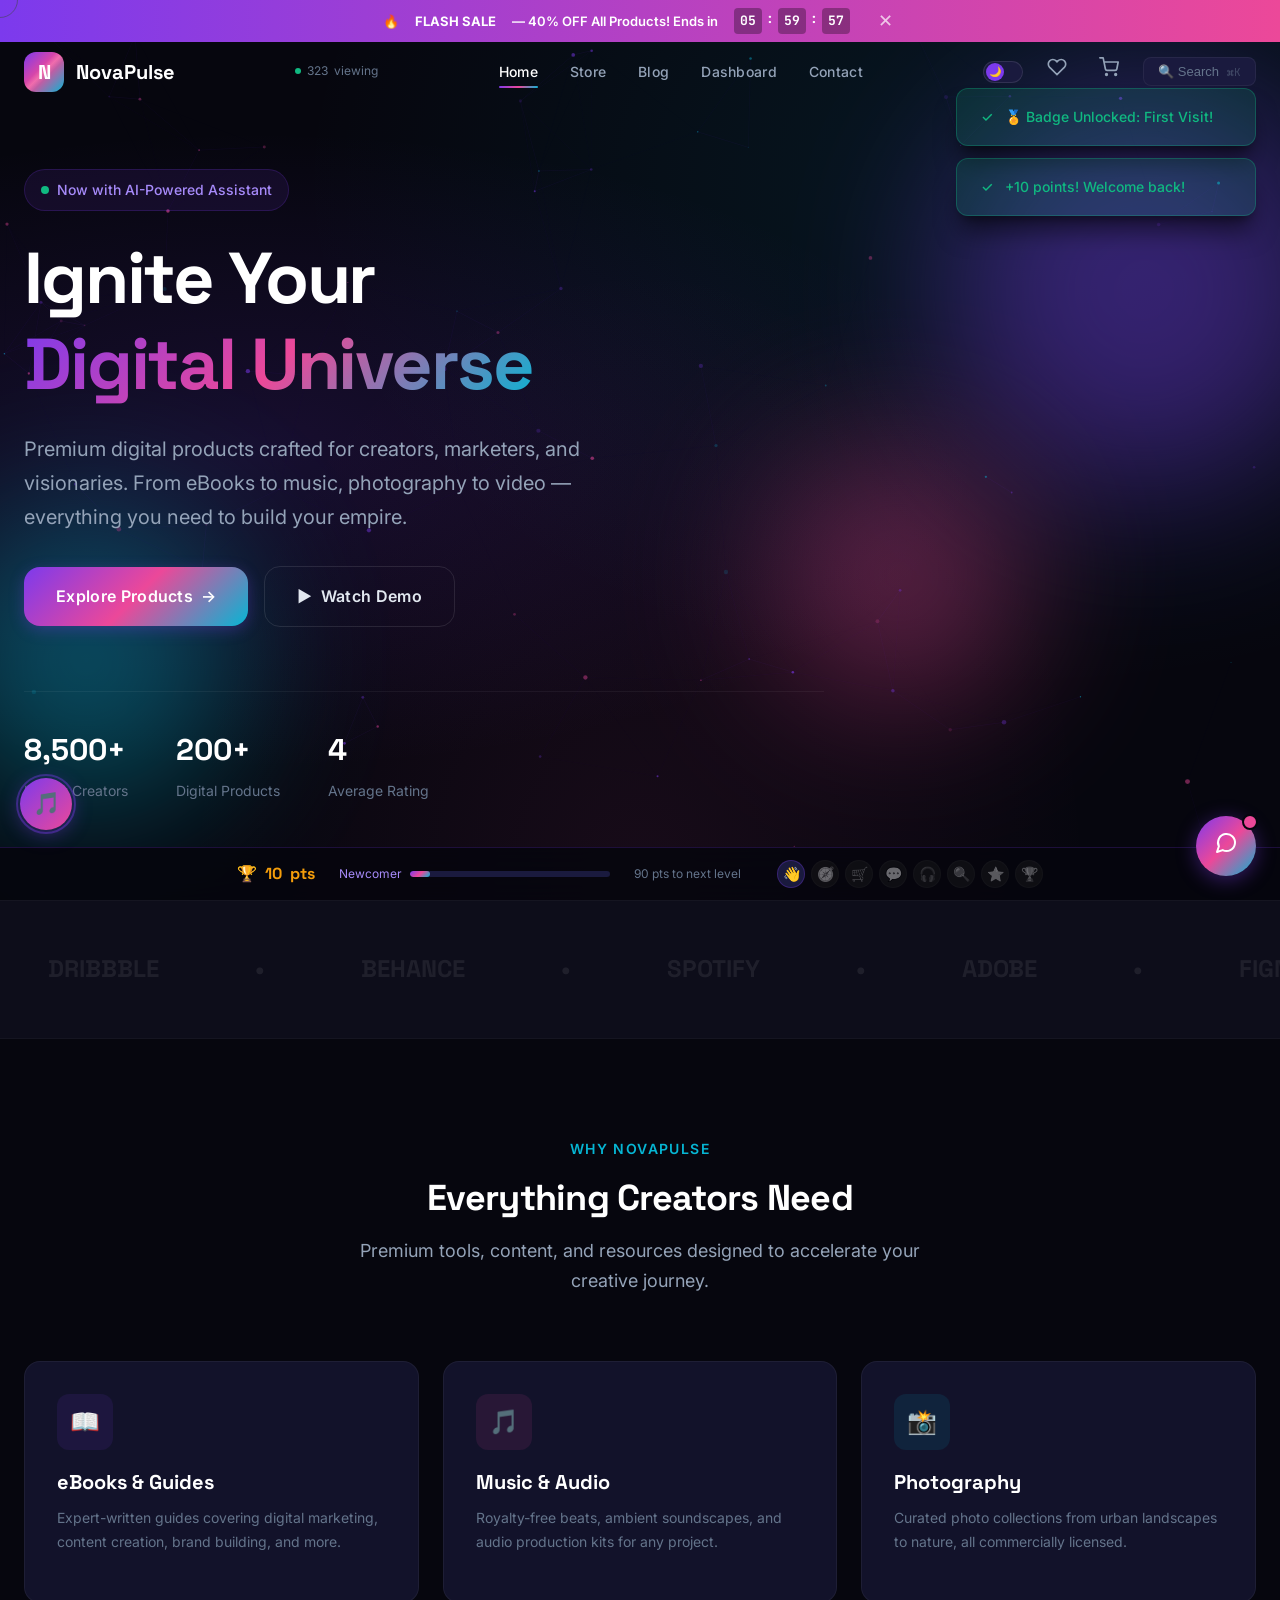
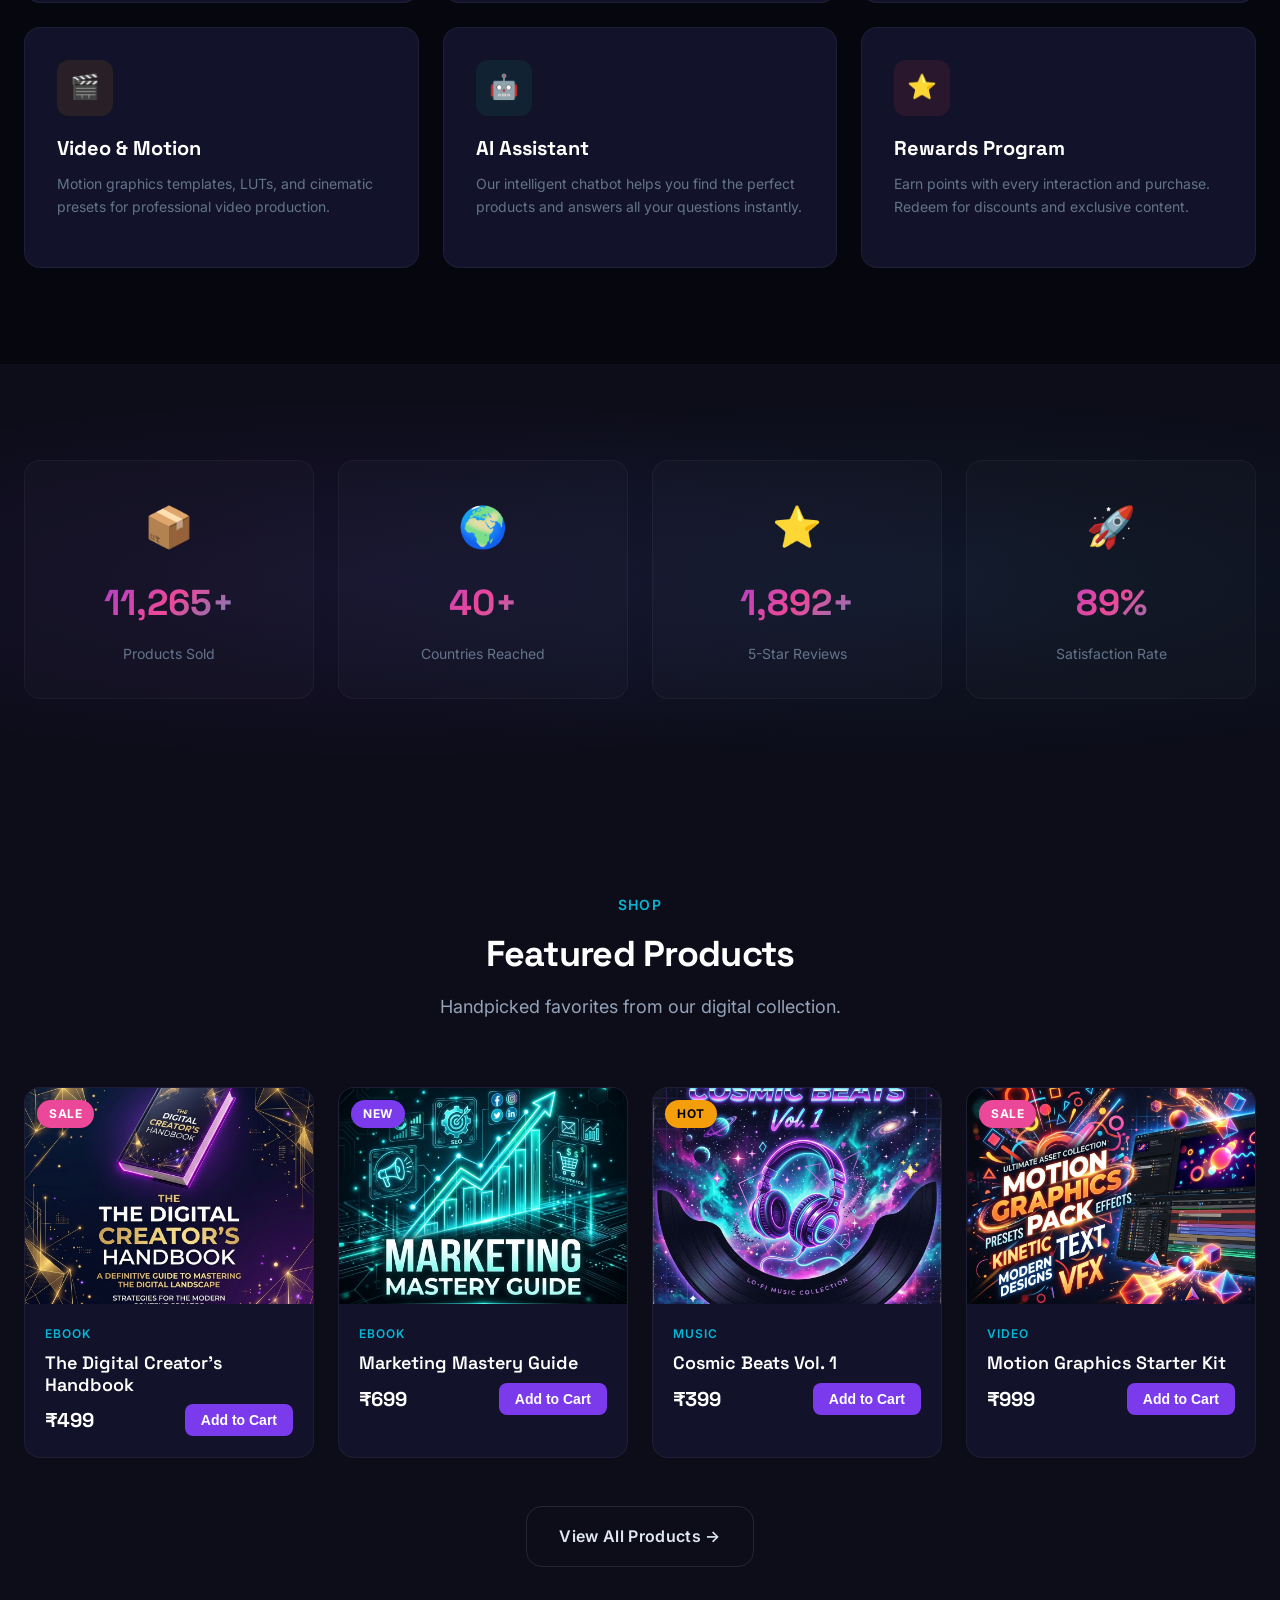
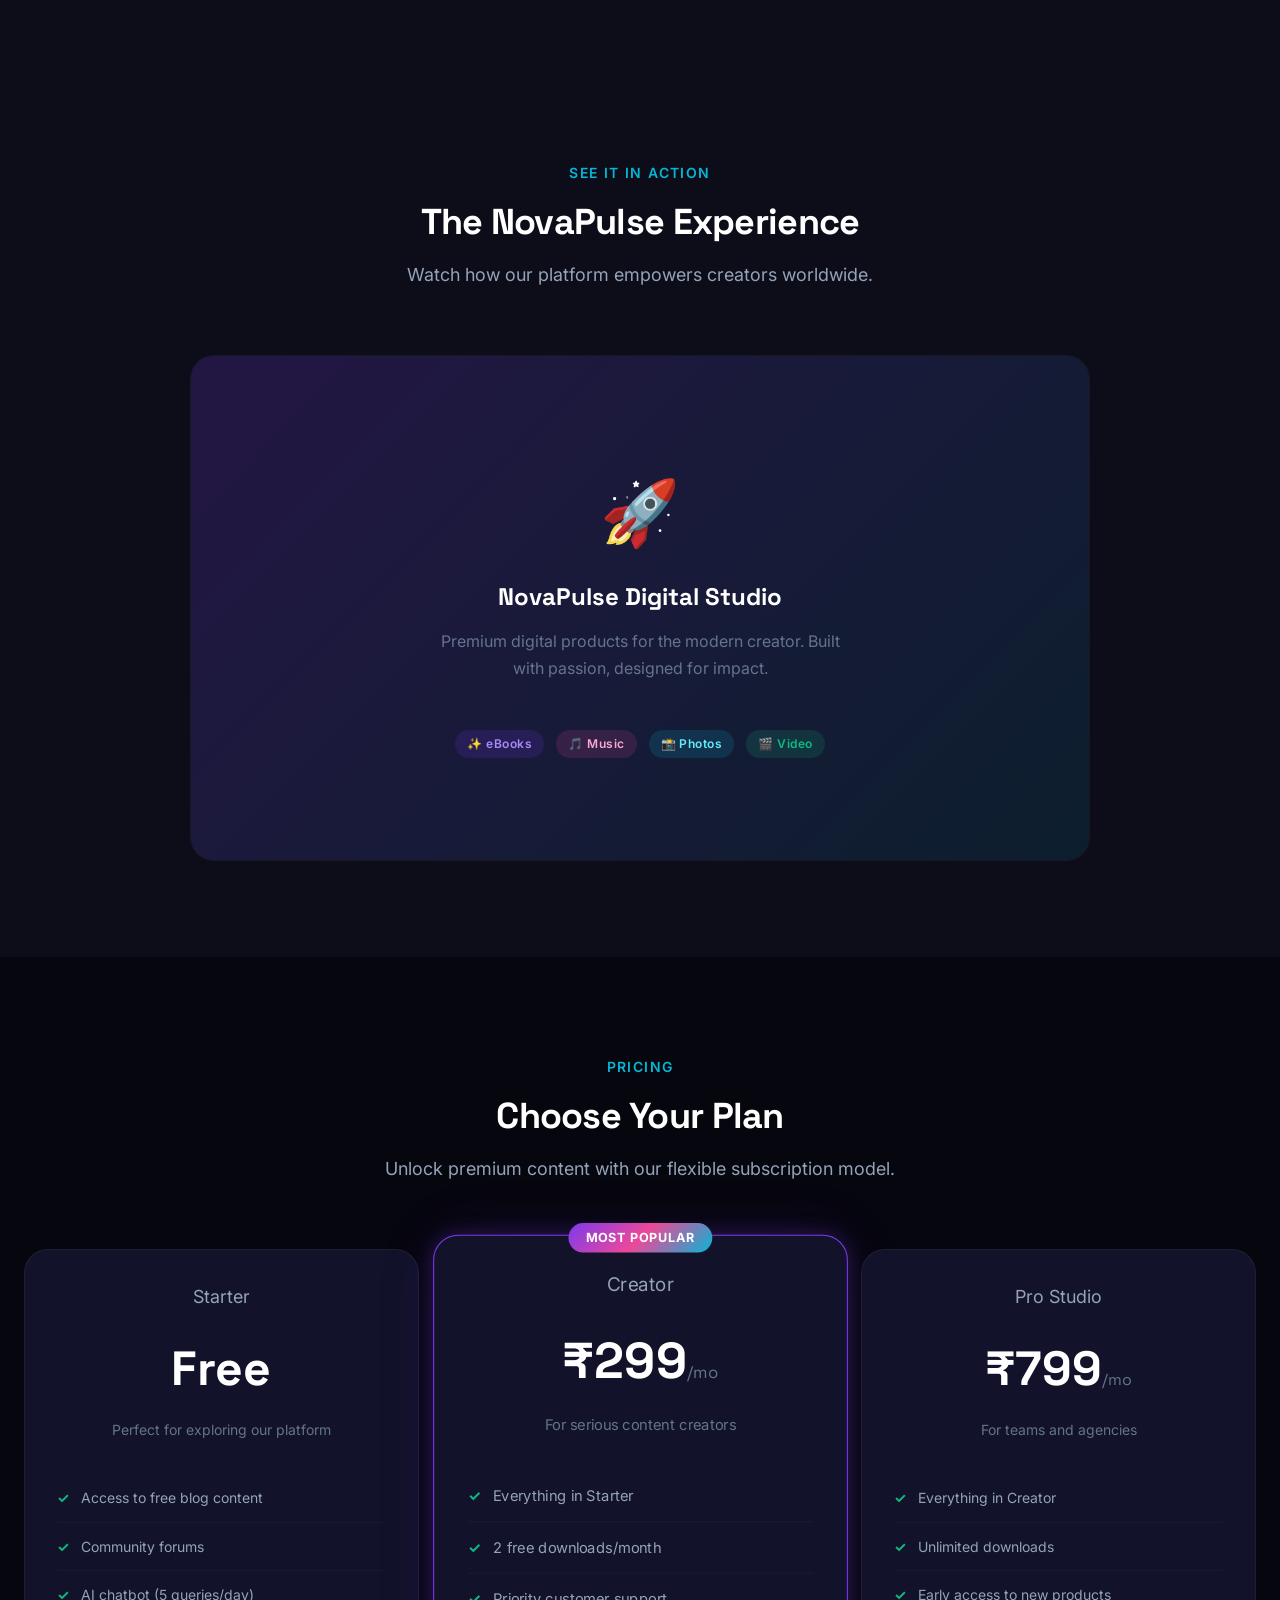
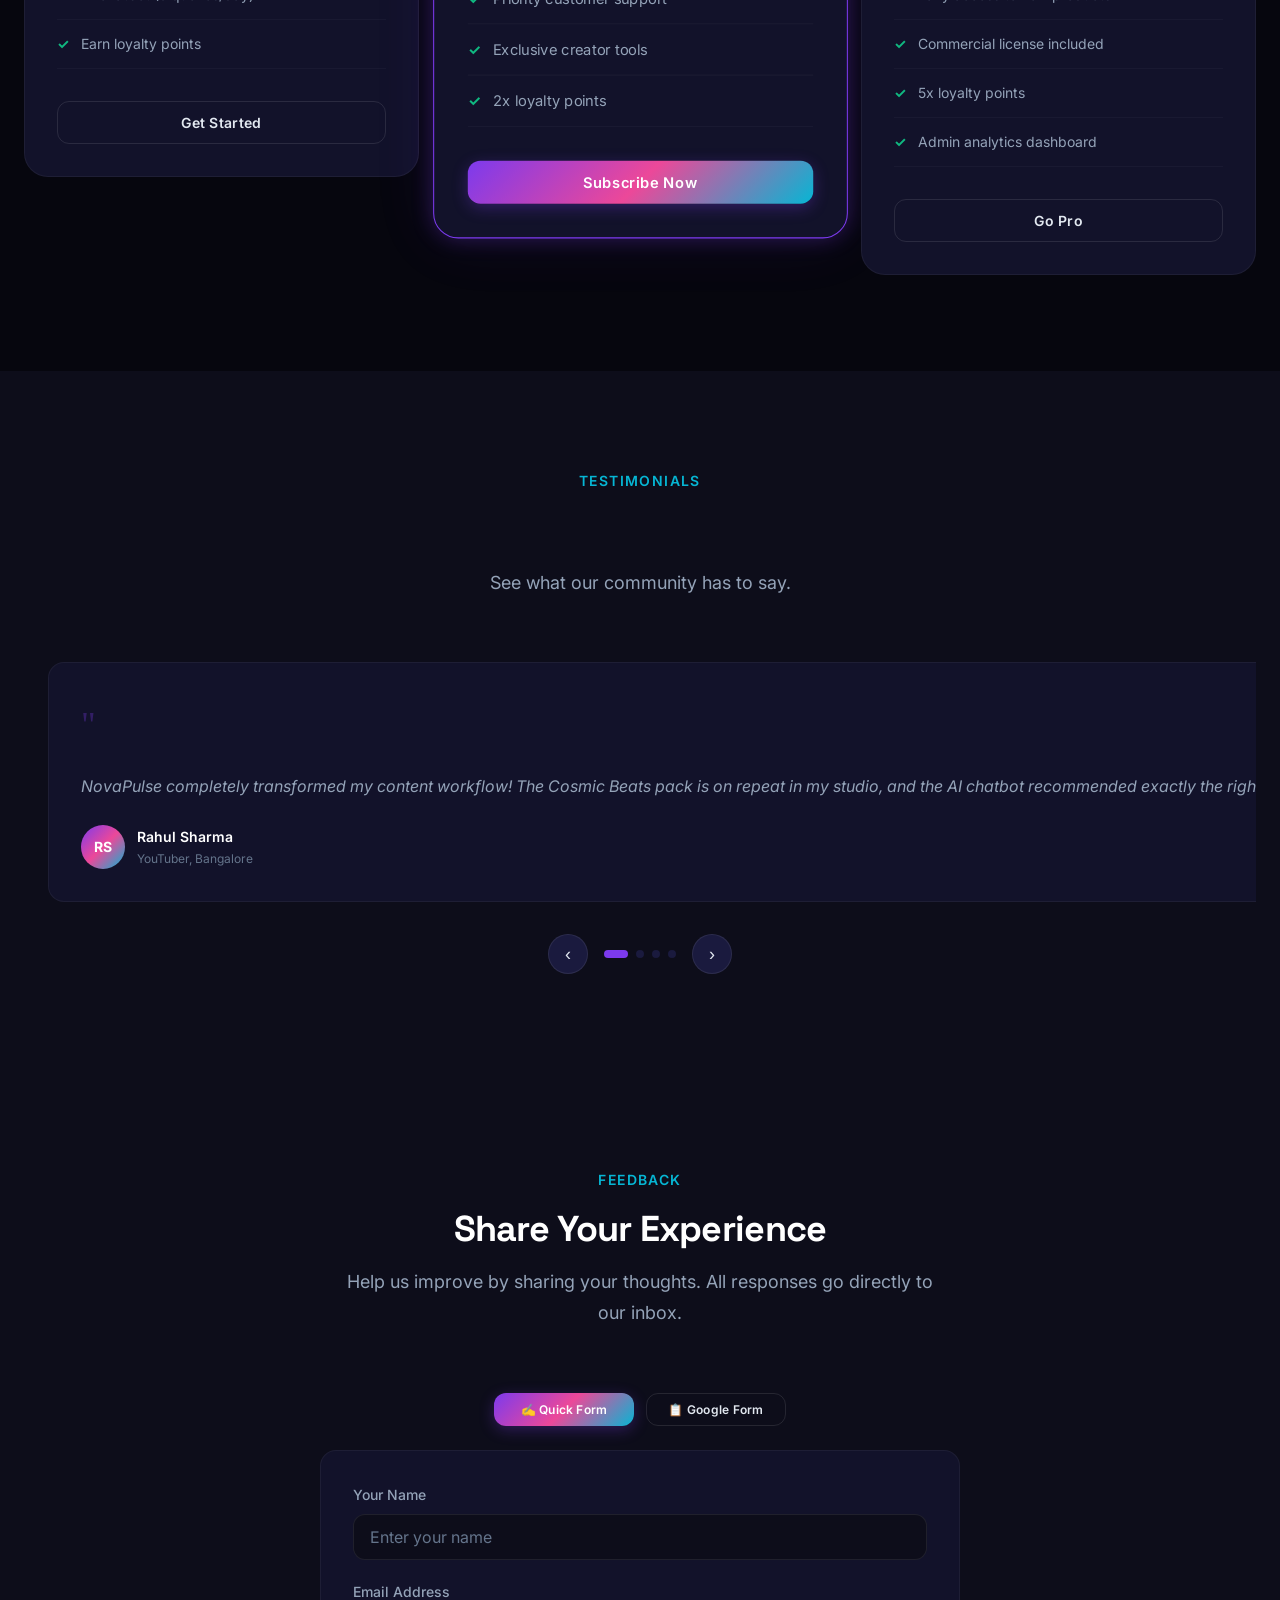
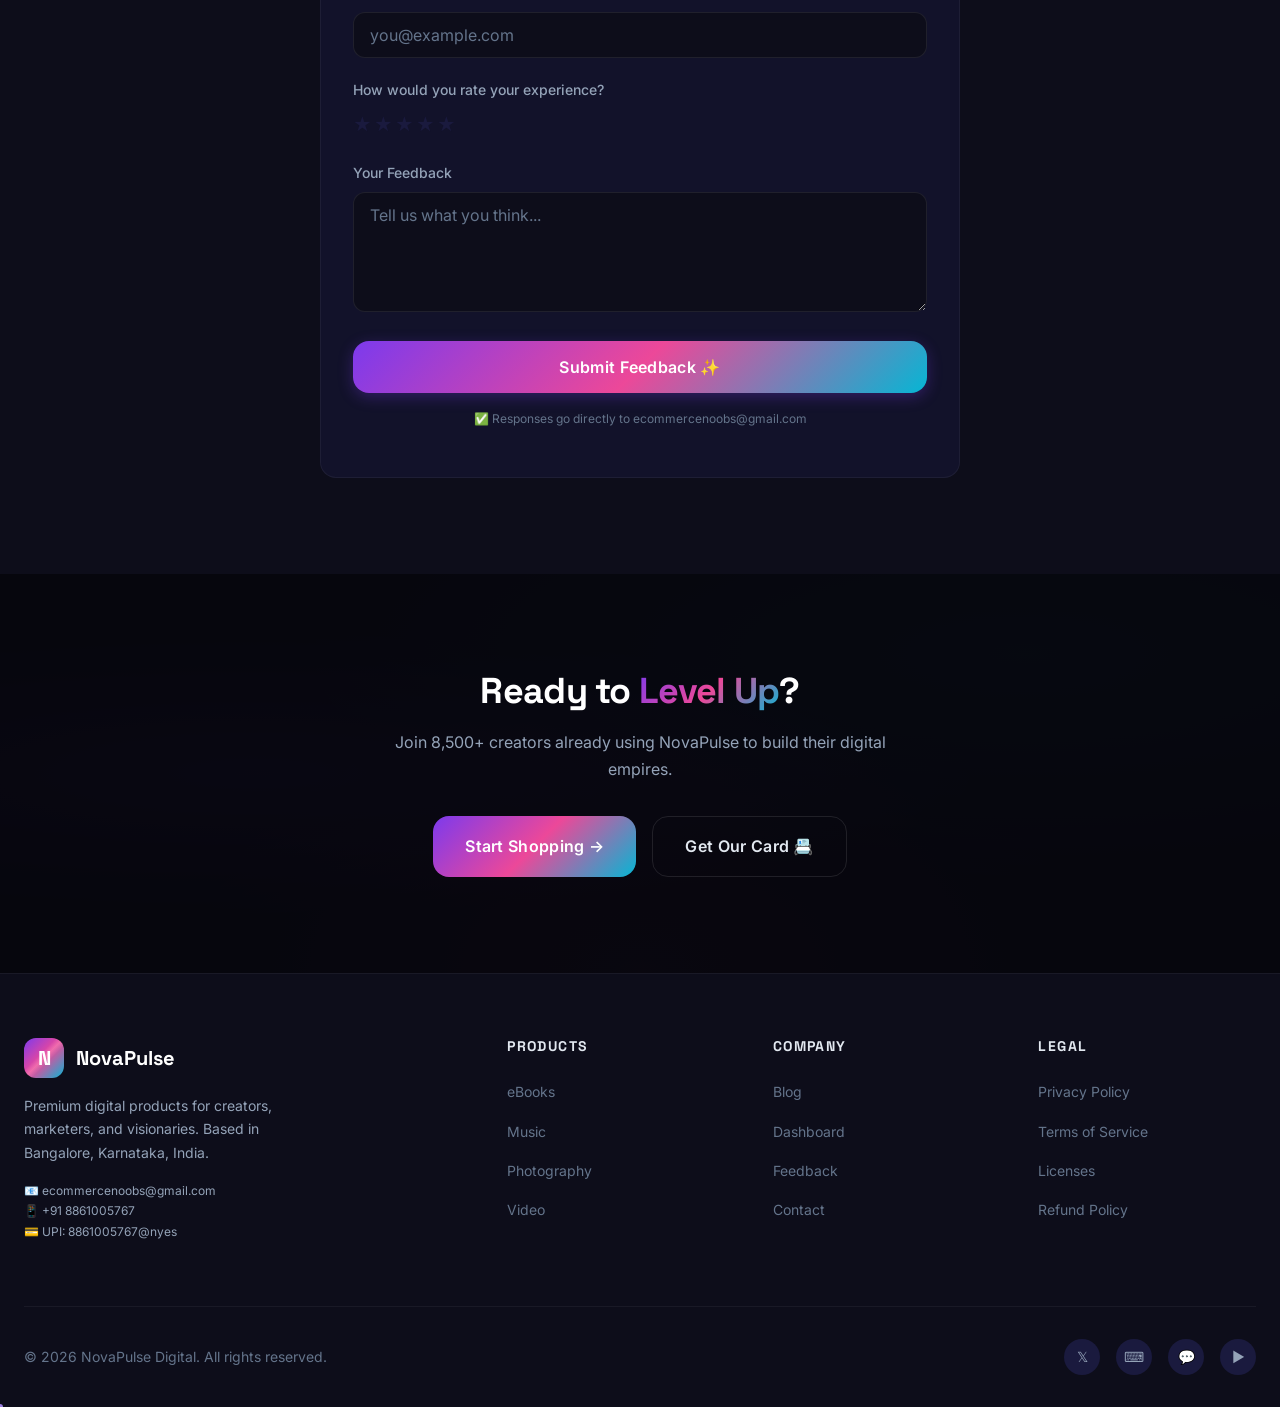
<file: index.html>
<!DOCTYPE html>
<html lang="en">
<head>
  <meta charset="UTF-8">
  <meta name="viewport" content="width=device-width, initial-scale=1.0">
  <meta name="description" content="NovaPulse Digital Studio — Premium digital products for creators. eBooks, music, photography, and video content. Ignite Your Digital Universe.">
  <title>NovaPulse Digital | Ignite Your Digital Universe</title>

  <!-- Google Fonts -->
  <link rel="preconnect" href="https://fonts.googleapis.com">
  <link rel="preconnect" href="https://fonts.gstatic.com" crossorigin>
  <link href="https://fonts.googleapis.com/css2?family=Inter:wght@300;400;500;600;700;800&family=Space+Grotesk:wght@400;500;600;700&family=JetBrains+Mono:wght@400;500&display=swap" rel="stylesheet">

  <!-- Stylesheets -->
  <link rel="stylesheet" href="css/style.css">
  <link rel="stylesheet" href="css/animations.css">
  <link rel="stylesheet" href="css/components.css">
  <link rel="stylesheet" href="css/chatbot.css">
  <link rel="stylesheet" href="css/upgrades.css">

  <style>
    /* Page-specific styles */
    .promo-video-section {
      background: var(--color-bg-secondary);
    }

    .cta-section {
      text-align: center;
      background: var(--gradient-hero);
      position: relative;
      overflow: hidden;
    }

    .cta-section::before {
      content: '';
      position: absolute;
      inset: 0;
      background: var(--color-bg-primary);
      opacity: 0.85;
    }

    .cta-section .container {
      position: relative;
      z-index: 1;
    }

    .clients-marquee {
      padding: var(--space-12) 0;
      background: var(--color-bg-secondary);
      border-top: 1px solid rgba(255,255,255,0.03);
      border-bottom: 1px solid rgba(255,255,255,0.03);
    }

    .clients-marquee .marquee-item {
      padding: 0 var(--space-12);
      font-family: var(--font-heading);
      font-size: var(--text-2xl);
      font-weight: 700;
      color: rgba(255,255,255,0.08);
      white-space: nowrap;
    }

    .feedback-section {
      background: var(--color-bg-secondary);
    }

    .subscription-cards {
      display: grid;
      grid-template-columns: repeat(3, 1fr);
      gap: var(--space-6);
      align-items: start;
    }

    @media (max-width: 768px) {
      .subscription-cards {
        grid-template-columns: 1fr;
      }
      .pricing-card.featured {
        transform: none;
      }
    }
  </style>
</head>
<body>

  <!-- Page Loader -->
  <div class="page-loader">
    <div class="loader-spinner"></div>
    <div class="loader-text">NOVAPULSE</div>
  </div>

  <!-- Navigation -->
  <nav class="navbar" id="navbar">
    <div class="container">
      <a href="index.html" class="nav-brand">
        <div class="logo-icon">N</div>
        <span>NovaPulse</span>
      </a>

      <ul class="nav-links" id="nav-links">
        <li><a href="index.html" class="active">Home</a></li>
        <li><a href="store.html">Store</a></li>
        <li><a href="blog.html">Blog</a></li>
        <li><a href="dashboard.html">Dashboard</a></li>
        <li><a href="business-card.html">Contact</a></li>
      </ul>

      <div class="nav-actions">
        <div class="nav-cart" data-open-cart>
          <svg width="20" height="20" viewBox="0 0 24 24" fill="none" stroke="currentColor" stroke-width="2" stroke-linecap="round" stroke-linejoin="round"><circle cx="9" cy="21" r="1"/><circle cx="20" cy="21" r="1"/><path d="m1 1 4 0 2.68 13.39a2 2 0 0 0 2 1.61h9.72a2 2 0 0 0 2-1.61l1.6-8.39h-17"/></svg>
          <span class="cart-count" style="display:none;">0</span>
        </div>
        <div class="nav-toggle" id="nav-toggle">
          <span></span><span></span><span></span>
        </div>
      </div>
    </div>
  </nav>

  <!-- Hero Section -->
  <section class="hero" id="hero">
    <canvas class="hero-canvas" id="particles-canvas"></canvas>
    <div class="orb orb-1"></div>
    <div class="orb orb-2"></div>
    <div class="orb orb-3"></div>

    <div class="container">
      <div class="hero-content">
        <div class="hero-label reveal">
          <span class="pulse-dot"></span>
          Now with AI-Powered Assistant
        </div>

        <h1 class="reveal delay-1">
          Ignite Your<br>
          <span class="text-gradient" data-scramble>Digital Universe</span>
        </h1>

        <p class="reveal delay-2">
          Premium digital products crafted for creators, marketers, and visionaries. 
          From eBooks to music, photography to video — everything you need to build your empire.
        </p>

        <div class="hero-cta reveal delay-3">
          <a href="store.html" class="btn btn-primary btn-lg ripple-effect">
            Explore Products <span>→</span>
          </a>
          <a href="#promo-video" class="btn btn-secondary btn-lg">
            <span>▶</span> Watch Demo
          </a>
        </div>

        <div class="hero-stats reveal delay-4">
          <div class="hero-stat">
            <div class="stat-number"><span data-count="8500" data-suffix="+">0</span></div>
            <div class="stat-label">Happy Creators</div>
          </div>
          <div class="hero-stat">
            <div class="stat-number"><span data-count="200" data-suffix="+">0</span></div>
            <div class="stat-label">Digital Products</div>
          </div>
          <div class="hero-stat">
            <div class="stat-number"><span data-count="4.9">0</span></div>
            <div class="stat-label">Average Rating</div>
          </div>
        </div>
      </div>
    </div>
  </section>

  <!-- Clients Marquee -->
  <div class="clients-marquee">
    <div class="marquee">
      <div class="marquee-inner">
        <span class="marquee-item">DRIBBBLE</span>
        <span class="marquee-item">•</span>
        <span class="marquee-item">BEHANCE</span>
        <span class="marquee-item">•</span>
        <span class="marquee-item">SPOTIFY</span>
        <span class="marquee-item">•</span>
        <span class="marquee-item">ADOBE</span>
        <span class="marquee-item">•</span>
        <span class="marquee-item">FIGMA</span>
        <span class="marquee-item">•</span>
        <span class="marquee-item">CANVA</span>
        <span class="marquee-item">•</span>
        <span class="marquee-item">NOTION</span>
        <span class="marquee-item">•</span>
        <span class="marquee-item">DRIBBBLE</span>
        <span class="marquee-item">•</span>
        <span class="marquee-item">BEHANCE</span>
        <span class="marquee-item">•</span>
        <span class="marquee-item">SPOTIFY</span>
        <span class="marquee-item">•</span>
        <span class="marquee-item">ADOBE</span>
        <span class="marquee-item">•</span>
        <span class="marquee-item">FIGMA</span>
        <span class="marquee-item">•</span>
        <span class="marquee-item">CANVA</span>
        <span class="marquee-item">•</span>
        <span class="marquee-item">NOTION</span>
        <span class="marquee-item">•</span>
      </div>
    </div>
  </div>

  <!-- Features Section -->
  <section class="section" id="features">
    <div class="container">
      <div class="section-header">
        <span class="label reveal">Why NovaPulse</span>
        <h2 class="reveal delay-1">Everything Creators Need</h2>
        <p class="reveal delay-2">Premium tools, content, and resources designed to accelerate your creative journey.</p>
      </div>

      <div class="grid grid-3 stagger-list">
        <div class="feature-card tilt-card">
          <div class="feature-icon" style="background: rgba(124, 58, 237, 0.1); color: #a78bfa;">📖</div>
          <h3>eBooks & Guides</h3>
          <p>Expert-written guides covering digital marketing, content creation, brand building, and more.</p>
        </div>

        <div class="feature-card tilt-card">
          <div class="feature-icon" style="background: rgba(236, 72, 153, 0.1); color: #f9a8d4;">🎵</div>
          <h3>Music & Audio</h3>
          <p>Royalty-free beats, ambient soundscapes, and audio production kits for any project.</p>
        </div>

        <div class="feature-card tilt-card">
          <div class="feature-icon" style="background: rgba(6, 182, 212, 0.1); color: #67e8f9;">📸</div>
          <h3>Photography</h3>
          <p>Curated photo collections from urban landscapes to nature, all commercially licensed.</p>
        </div>

        <div class="feature-card tilt-card">
          <div class="feature-icon" style="background: rgba(245, 158, 11, 0.1); color: #fbbf24;">🎬</div>
          <h3>Video & Motion</h3>
          <p>Motion graphics templates, LUTs, and cinematic presets for professional video production.</p>
        </div>

        <div class="feature-card tilt-card">
          <div class="feature-icon" style="background: rgba(16, 185, 129, 0.1); color: #6ee7b7;">🤖</div>
          <h3>AI Assistant</h3>
          <p>Our intelligent chatbot helps you find the perfect products and answers all your questions instantly.</p>
        </div>

        <div class="feature-card tilt-card">
          <div class="feature-icon" style="background: rgba(239, 68, 68, 0.1); color: #fca5a5;">⭐</div>
          <h3>Rewards Program</h3>
          <p>Earn points with every interaction and purchase. Redeem for discounts and exclusive content.</p>
        </div>
      </div>
    </div>
  </section>

  <!-- Animated Stats Section -->
  <section class="section stats-section">
    <div class="container">
      <div class="stats-grid">
        <div class="stat-card reveal">
          <div class="stat-card-icon">📦</div>
          <div class="stat-card-number"><span data-count="12500" data-suffix="+">0</span></div>
          <div class="stat-card-label">Products Sold</div>
        </div>
        <div class="stat-card reveal delay-1">
          <div class="stat-card-icon">🌍</div>
          <div class="stat-card-number"><span data-count="45" data-suffix="+">0</span></div>
          <div class="stat-card-label">Countries Reached</div>
        </div>
        <div class="stat-card reveal delay-2">
          <div class="stat-card-icon">⭐</div>
          <div class="stat-card-number"><span data-count="2100" data-suffix="+">0</span></div>
          <div class="stat-card-label">5-Star Reviews</div>
        </div>
        <div class="stat-card reveal delay-3">
          <div class="stat-card-icon">🚀</div>
          <div class="stat-card-number"><span data-count="99" data-suffix="%">0</span></div>
          <div class="stat-card-label">Satisfaction Rate</div>
        </div>
      </div>
    </div>
  </section>

  <!-- Featured Products -->
  <section class="section" id="products" style="background: var(--color-bg-secondary);">
    <div class="container">
      <div class="section-header">
        <span class="label reveal">Shop</span>
        <h2 class="reveal delay-1">Featured Products</h2>
        <p class="reveal delay-2">Handpicked favorites from our digital collection.</p>
      </div>

      <div class="grid grid-4" id="featured-products">
        <!-- Populated by store.js -->
      </div>

      <div style="text-align: center; margin-top: var(--space-12);" class="reveal">
        <a href="store.html" class="btn btn-secondary btn-lg">View All Products →</a>
      </div>
    </div>
  </section>

  <!-- Promo Video Section -->
  <section class="section promo-video-section" id="promo-video">
    <div class="container">
      <div class="section-header">
        <span class="label reveal">See It In Action</span>
        <h2 class="reveal delay-1">The NovaPulse Experience</h2>
        <p class="reveal delay-2">Watch how our platform empowers creators worldwide.</p>
      </div>

      <div class="video-wrapper reveal-scale" style="max-width: 900px; margin: 0 auto;">
        <div style="width:100%;height:100%;background:linear-gradient(135deg, rgba(124,58,237,0.2), rgba(6,182,212,0.1));display:flex;align-items:center;justify-content:center;flex-direction:column;gap:var(--space-4);">
          <div style="font-size:4rem;">🚀</div>
          <h3 style="font-size:var(--text-2xl);">NovaPulse Digital Studio</h3>
          <p style="color:var(--color-text-muted);max-width:400px;text-align:center;">Premium digital products for the modern creator. Built with passion, designed for impact.</p>
          <div style="display:flex;gap:var(--space-3);margin-top:var(--space-4);">
            <span class="badge badge-primary">✨ eBooks</span>
            <span class="badge badge-accent">🎵 Music</span>
            <span class="badge badge-secondary">📸 Photos</span>
            <span class="badge badge-success">🎬 Video</span>
          </div>
        </div>
      </div>
    </div>
  </section>

  <!-- Subscription Plans -->
  <section class="section" id="pricing">
    <div class="container">
      <div class="section-header">
        <span class="label reveal">Pricing</span>
        <h2 class="reveal delay-1">Choose Your Plan</h2>
        <p class="reveal delay-2">Unlock premium content with our flexible subscription model.</p>
      </div>

      <div class="subscription-cards">
        <div class="pricing-card reveal">
          <div class="plan-name">Starter</div>
          <div class="plan-price">Free</div>
          <div class="plan-desc">Perfect for exploring our platform</div>
          <ul class="plan-features">
            <li><span class="check">✓</span> Access to free blog content</li>
            <li><span class="check">✓</span> Community forums</li>
            <li><span class="check">✓</span> AI chatbot (5 queries/day)</li>
            <li><span class="check">✓</span> Earn loyalty points</li>
          </ul>
          <button class="btn btn-secondary" style="width: 100%;" onclick="showToast('Welcome to Starter!', 'success')">Get Started</button>
        </div>

        <div class="pricing-card featured reveal delay-1">
          <div class="plan-name">Creator</div>
          <div class="plan-price">₹299<span>/mo</span></div>
          <div class="plan-desc">For serious content creators</div>
          <ul class="plan-features">
            <li><span class="check">✓</span> Everything in Starter</li>
            <li><span class="check">✓</span> 2 free downloads/month</li>
            <li><span class="check">✓</span> Priority customer support</li>
            <li><span class="check">✓</span> Exclusive creator tools</li>
            <li><span class="check">✓</span> 2x loyalty points</li>
          </ul>
          <button class="btn btn-primary ripple-effect" style="width: 100%;" onclick="showToast('Creator plan activated! 🎉', 'success')">Subscribe Now</button>
        </div>

        <div class="pricing-card reveal delay-2">
          <div class="plan-name">Pro Studio</div>
          <div class="plan-price">₹799<span>/mo</span></div>
          <div class="plan-desc">For teams and agencies</div>
          <ul class="plan-features">
            <li><span class="check">✓</span> Everything in Creator</li>
            <li><span class="check">✓</span> Unlimited downloads</li>
            <li><span class="check">✓</span> Early access to new products</li>
            <li><span class="check">✓</span> Commercial license included</li>
            <li><span class="check">✓</span> 5x loyalty points</li>
            <li><span class="check">✓</span> Admin analytics dashboard</li>
          </ul>
          <button class="btn btn-secondary" style="width: 100%;" onclick="showToast('Pro Studio activated! 🚀', 'success')">Go Pro</button>
        </div>
      </div>
    </div>
  </section>

  <!-- Testimonials -->
  <section class="section" style="background: var(--color-bg-secondary);">
    <div class="container">
      <div class="section-header">
        <span class="label reveal">Testimonials</span>
        <h2 class="reveal delay-1">Loved by Creators</h2>
        <p class="reveal delay-2">See what our community has to say.</p>
      </div>

      <div class="grid grid-3 stagger-list">
        <div class="testimonial-card">
          <div class="quote-icon">"</div>
          <p class="testimonial-text">NovaPulse completely transformed my content workflow! The Cosmic Beats pack is on repeat in my studio, and the AI chatbot recommended exactly the right products for my YouTube channel.</p>
          <div class="testimonial-author">
            <div class="author-avatar">RS</div>
            <div>
              <div class="author-name">Rahul Sharma</div>
              <div class="author-role">YouTuber, Bangalore</div>
            </div>
          </div>
        </div>

        <div class="testimonial-card">
          <div class="quote-icon">"</div>
          <p class="testimonial-text">The Marketing Mastery Guide alone was worth 10x the price. My agency's client acquisition rate doubled within 3 months of implementing their strategies. UPI payment made it so easy!</p>
          <div class="testimonial-author">
            <div class="author-avatar">PP</div>
            <div>
              <div class="author-name">Priya Patel</div>
              <div class="author-role">Digital Agency Owner, Mumbai</div>
            </div>
          </div>
        </div>

        <div class="testimonial-card">
          <div class="quote-icon">"</div>
          <p class="testimonial-text">As a filmmaker from Hyderabad, the Motion Graphics Kit and Cinematic LUTs Pack are essentials in my toolkit. Pro quality at prices that make sense for Indian creators. 🔥</p>
          <div class="testimonial-author">
            <div class="author-avatar">AR</div>
            <div>
              <div class="author-name">Arjun Reddy</div>
              <div class="author-role">Filmmaker, Hyderabad</div>
            </div>
          </div>
        </div>
      </div>
    </div>
  </section>

  <!-- Customer Feedback Section -->
  <section class="section feedback-section" id="feedback">
    <div class="container container-narrow">
      <div class="section-header">
        <span class="label reveal">Feedback</span>
        <h2 class="reveal delay-1">Share Your Experience</h2>
        <p class="reveal delay-2">Help us improve by sharing your thoughts. All responses go directly to our inbox.</p>
      </div>

      <!-- Tab Switcher -->
      <div class="reveal" style="display:flex;justify-content:center;gap:var(--space-3);margin-bottom:var(--space-6);">
        <button class="btn btn-primary btn-sm" id="tab-native" onclick="switchFeedbackTab('native')" style="min-width:140px;">✍️ Quick Form</button>
        <button class="btn btn-secondary btn-sm" id="tab-google" onclick="switchFeedbackTab('google')" style="min-width:140px;">📋 Google Form</button>
      </div>

      <!-- Tab 1: Native Form (sends to email via FormSubmit.co) -->
      <div id="feedback-native" class="card reveal" style="padding: var(--space-8); max-width: 640px; margin: 0 auto;">
        <form action="https://formsubmit.co/ecommercenoobs@gmail.com" method="POST" id="feedback-form" onsubmit="handleFeedback(event)">
          <input type="hidden" name="_subject" value="New NovaPulse Feedback">
          <input type="hidden" name="_captcha" value="false">
          <input type="hidden" name="_template" value="table">
          <input type="text" name="_honey" style="display:none">

          <div class="form-group">
            <label>Your Name</label>
            <input type="text" class="input" name="Name" placeholder="Enter your name" required id="feedback-name">
          </div>
          <div class="form-group">
            <label>Email Address</label>
            <input type="email" class="input" name="Email" placeholder="you@example.com" required id="feedback-email">
          </div>
          <div class="form-group">
            <label>How would you rate your experience?</label>
            <div class="star-rating" id="rating-stars">
              <span class="star" data-rating="1">★</span>
              <span class="star" data-rating="2">★</span>
              <span class="star" data-rating="3">★</span>
              <span class="star" data-rating="4">★</span>
              <span class="star" data-rating="5">★</span>
            </div>
            <input type="hidden" name="Rating" id="rating-value" value="Not rated">
          </div>
          <div class="form-group">
            <label>Your Feedback</label>
            <textarea class="input" name="Message" placeholder="Tell us what you think..." rows="4" required id="feedback-message"></textarea>
          </div>
          <button type="submit" class="btn btn-primary btn-lg ripple-effect" style="width: 100%;">
            Submit Feedback ✨
          </button>
        </form>
        <p style="text-align:center;margin-top:var(--space-4);font-size:var(--text-xs);color:var(--color-text-muted);">
          ✅ Responses go directly to ecommercenoobs@gmail.com
        </p>
      </div>

      <!-- Tab 2: Embedded Google Form -->
      <div id="feedback-google" class="card reveal" style="padding: var(--space-6); max-width: 700px; margin: 0 auto; display: none;">
        <div style="text-align:center;margin-bottom:var(--space-4);">
          <span class="badge badge-primary" style="margin-bottom:var(--space-3);">Google Form</span>
          <p style="font-size:var(--text-sm);color:var(--color-text-muted);">Fill out the form below — powered by Google Forms.</p>
        </div>
        <div style="position:relative;overflow:hidden;border-radius:var(--radius-lg);background:rgba(255,255,255,0.02);min-height:500px;">
          <iframe
            id="google-form-iframe"
            src="https://docs.google.com/forms/d/e/1FAIpQLSfulwxX71Z9Hz5ZtuwdNZ0SS53FRBRdZXnY_Tz_aiydTeN84Q/viewform?embedded=true"
            width="100%"
            height="700"
            frameborder="0"
            marginheight="0"
            marginwidth="0"
            style="border:none;border-radius:var(--radius-lg);"
          >Loading Google Form...</iframe>
        </div>
        <div style="text-align:center;margin-top:var(--space-4);">
          <p style="font-size:var(--text-xs);color:var(--color-text-muted);">
            Having trouble viewing? <a href="https://docs.google.com/forms/d/e/1FAIpQLSfulwxX71Z9Hz5ZtuwdNZ0SS53FRBRdZXnY_Tz_aiydTeN84Q/viewform" target="_blank" style="color:var(--color-secondary);">Open form in new tab →</a>
          </p>
        </div>
      </div>

    </div>
  </section>

  <!-- CTA Section -->
  <section class="section cta-section">
    <div class="container" style="text-align:center;">
      <h2 class="reveal" style="margin-bottom: var(--space-4);">Ready to <span class="text-gradient">Level Up</span>?</h2>
      <p class="reveal delay-1" style="max-width: 500px; margin: 0 auto var(--space-8);">
        Join 8,500+ creators already using NovaPulse to build their digital empires.
      </p>
      <div class="reveal delay-2" style="display: flex; gap: var(--space-4); justify-content: center; flex-wrap: wrap;">
        <a href="store.html" class="btn btn-glow btn-lg ripple-effect">Start Shopping →</a>
        <a href="business-card.html" class="btn btn-secondary btn-lg">Get Our Card 📇</a>
      </div>
    </div>
  </section>

  <!-- Footer -->
  <footer class="footer">
    <div class="container">
      <div class="footer-grid">
        <div class="footer-brand">
          <div class="nav-brand">
            <div class="logo-icon">N</div>
            <span>NovaPulse</span>
          </div>
          <p>Premium digital products for creators, marketers, and visionaries. Based in Bangalore, Karnataka, India.</p>
          <p style="font-size:var(--text-xs);margin-top:var(--space-2);">
            📧 ecommercenoobs@gmail.com<br>
            📱 +91 8861005767<br>
            💳 UPI: 8861005767@nyes
          </p>
        </div>

        <div class="footer-col">
          <h4>Products</h4>
          <ul>
            <li><a href="store.html">eBooks</a></li>
            <li><a href="store.html">Music</a></li>
            <li><a href="store.html">Photography</a></li>
            <li><a href="store.html">Video</a></li>
          </ul>
        </div>

        <div class="footer-col">
          <h4>Company</h4>
          <ul>
            <li><a href="blog.html">Blog</a></li>
            <li><a href="dashboard.html">Dashboard</a></li>
            <li><a href="#feedback">Feedback</a></li>
            <li><a href="business-card.html">Contact</a></li>
          </ul>
        </div>

        <div class="footer-col">
          <h4>Legal</h4>
          <ul>
            <li><a href="#">Privacy Policy</a></li>
            <li><a href="#">Terms of Service</a></li>
            <li><a href="#">Licenses</a></li>
            <li><a href="#">Refund Policy</a></li>
          </ul>
        </div>
      </div>

      <div class="footer-bottom">
        <span>© 2026 NovaPulse Digital. All rights reserved.</span>
        <div class="footer-social">
          <a href="#" title="Twitter">𝕏</a>
          <a href="#" title="GitHub">⌨</a>
          <a href="#" title="Discord">💬</a>
          <a href="#" title="YouTube">▶</a>
        </div>
      </div>
    </div>
  </footer>

  <!-- Gamification Rewards Bar -->
  <div class="rewards-bar" id="rewards-bar">
    <div class="points">
      <span>🏆</span>
      <span class="points-value">0</span> pts
    </div>
    <div style="display:flex;align-items:center;gap:var(--space-2);">
      <span style="font-size:var(--text-xs);color:var(--color-primary-light);" class="level-name">Newcomer</span>
      <div class="progress-bar">
        <div class="progress-fill" style="width: 0%;"></div>
      </div>
    </div>
    <span class="next-reward" style="font-size:var(--text-xs);color:var(--color-text-muted);">100 pts to next level</span>
  </div>

  <!-- Scripts -->
  <script src="js/main.js"></script>
  <script src="js/store.js"></script>
  <script src="js/chatbot.js"></script>
  <script src="js/search.js"></script>
  <script src="js/audioplayer.js"></script>
  <script src="js/upgrades.js"></script>

  <script>
    // Star rating interaction
    let selectedRating = 0;
    document.querySelectorAll('#rating-stars .star').forEach(star => {
      star.addEventListener('click', () => {
        selectedRating = parseInt(star.dataset.rating);
        document.querySelectorAll('#rating-stars .star').forEach((s, i) => {
          s.classList.toggle('filled', i < selectedRating);
        });
        // Sync hidden field
        const ratingInput = document.getElementById('rating-value');
        if (ratingInput) ratingInput.value = selectedRating + ' / 5 stars';
      });
      star.addEventListener('mouseenter', () => {
        const rating = parseInt(star.dataset.rating);
        document.querySelectorAll('#rating-stars .star').forEach((s, i) => {
          s.classList.toggle('filled', i < rating);
        });
      });
    });
    document.getElementById('rating-stars')?.addEventListener('mouseleave', () => {
      document.querySelectorAll('#rating-stars .star').forEach((s, i) => {
        s.classList.toggle('filled', i < selectedRating);
      });
    });

    // Feedback form handler — submits via FormSubmit.co AND shows toast
    function handleFeedback(e) {
      e.preventDefault();
      const form = e.target;
      const name = document.getElementById('feedback-name').value;
      const formData = new FormData(form);

      // Submit to FormSubmit.co in the background
      fetch(form.action, {
        method: 'POST',
        body: formData,
        headers: { 'Accept': 'application/json' }
      }).then(res => {
        if (res.ok) {
          console.log('Feedback sent to email successfully');
        }
      }).catch(err => console.log('FormSubmit fallback:', err));

      // Show instant toast
      showToast(`Thank you ${name}! Your feedback has been submitted. ⭐`, 'success');
      if (window.GamificationSystem) {
        GamificationSystem.addPoints(25, 'Submitted feedback!');
      }
      form.reset();
      selectedRating = 0;
      const ratingInput = document.getElementById('rating-value');
      if (ratingInput) ratingInput.value = 'Not rated';
    }

    // Tab switcher for feedback forms
    function switchFeedbackTab(tab) {
      const nativeTab = document.getElementById('feedback-native');
      const googleTab = document.getElementById('feedback-google');
      const btnNative = document.getElementById('tab-native');
      const btnGoogle = document.getElementById('tab-google');

      if (tab === 'native') {
        nativeTab.style.display = 'block';
        googleTab.style.display = 'none';
        btnNative.classList.replace('btn-secondary', 'btn-primary');
        btnGoogle.classList.replace('btn-primary', 'btn-secondary');
      } else {
        nativeTab.style.display = 'none';
        googleTab.style.display = 'block';
        btnGoogle.classList.replace('btn-secondary', 'btn-primary');
        btnNative.classList.replace('btn-primary', 'btn-secondary');
      }
    }
  </script>
</body>
</html>
</file>
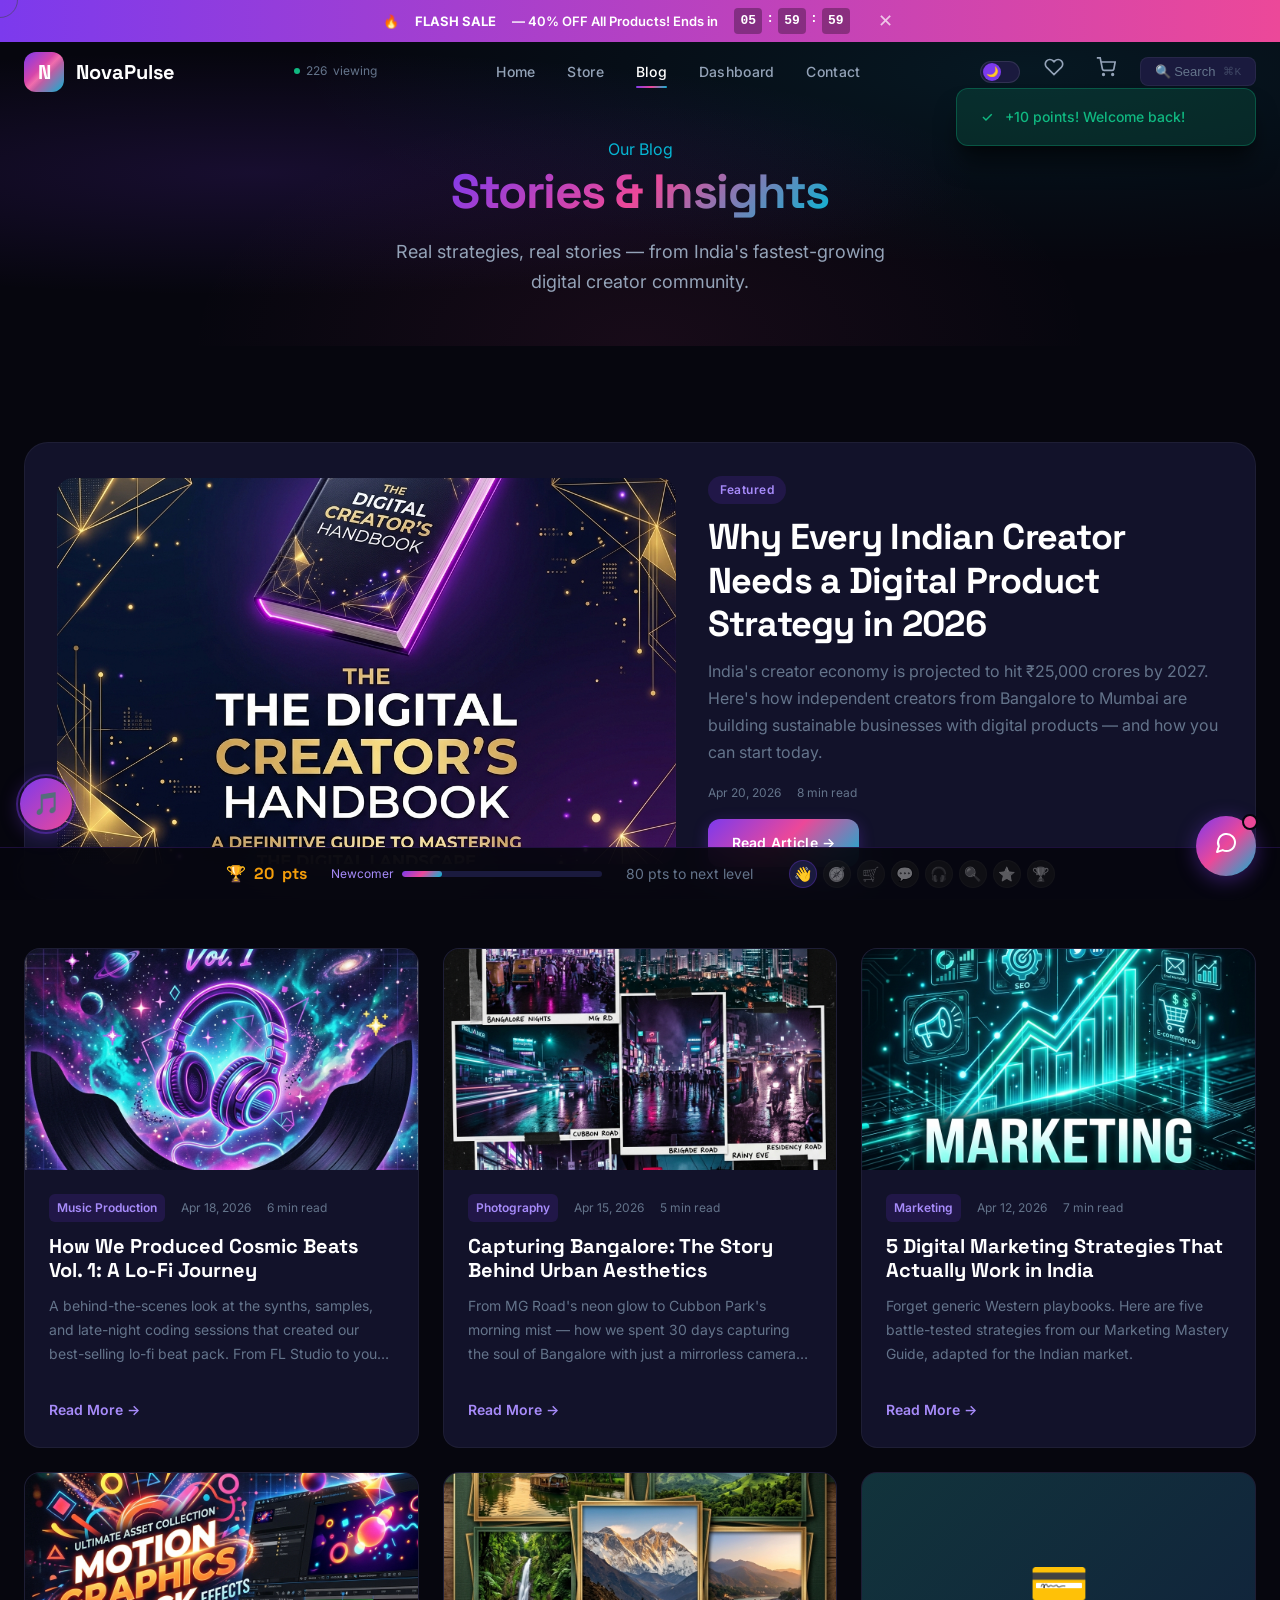
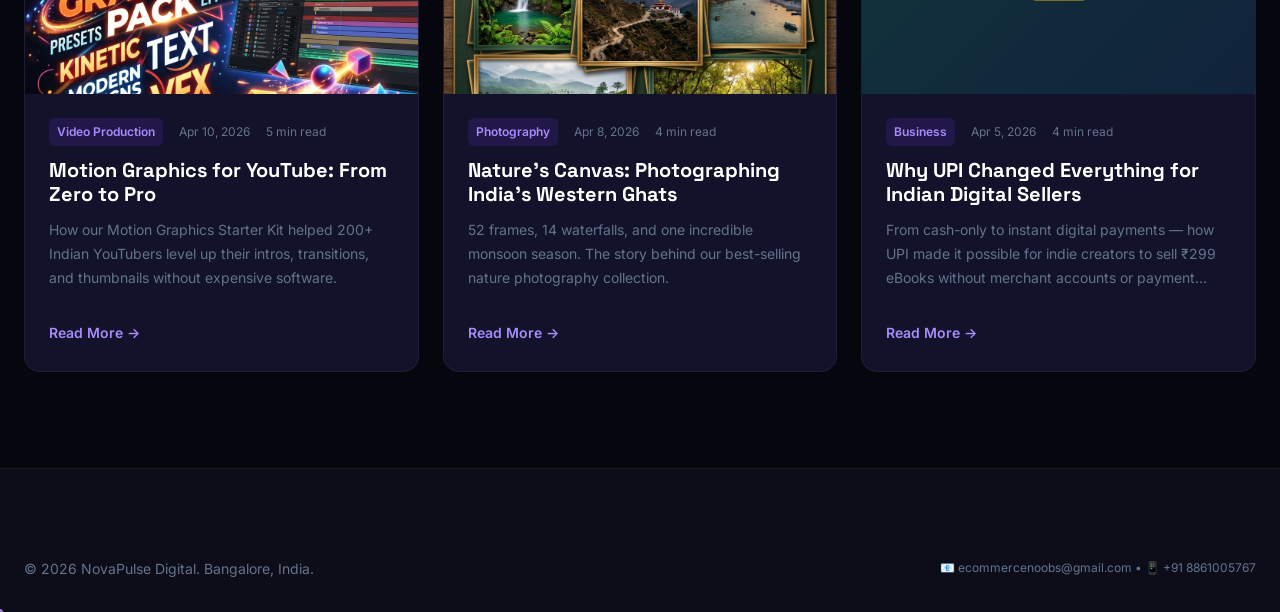
<file: blog.html>
<!DOCTYPE html>
<html lang="en">
<head>
  <meta charset="UTF-8">
  <meta name="viewport" content="width=device-width, initial-scale=1.0">
  <meta name="description" content="NovaPulse Blog — Real insights on digital creation, marketing in India, and building your creative empire from Bangalore.">
  <title>Blog | NovaPulse Digital</title>

  <link rel="preconnect" href="https://fonts.googleapis.com">
  <link rel="preconnect" href="https://fonts.gstatic.com" crossorigin>
  <link href="https://fonts.googleapis.com/css2?family=Inter:wght@300;400;500;600;700;800&family=Space+Grotesk:wght@400;500;600;700&display=swap" rel="stylesheet">

  <link rel="stylesheet" href="css/style.css">
  <link rel="stylesheet" href="css/animations.css">
  <link rel="stylesheet" href="css/components.css">
  <link rel="stylesheet" href="css/chatbot.css">
  <link rel="stylesheet" href="css/upgrades.css">

  <style>
    .blog-hero {
      padding-top: calc(var(--nav-height) + var(--space-16));
      padding-bottom: var(--space-12);
      background: var(--gradient-hero);
      text-align: center;
    }
    .blog-hero h1 { font-size: var(--text-5xl); margin-bottom: var(--space-4); }

    .featured-article {
      display: grid;
      grid-template-columns: 1.2fr 1fr;
      gap: var(--space-8);
      align-items: center;
      padding: var(--space-8);
      background: var(--color-bg-surface);
      border: 1px solid rgba(255,255,255,0.05);
      border-radius: var(--radius-2xl);
      margin-bottom: var(--space-12);
      transition: all var(--transition-base);
    }
    .featured-article:hover {
      border-color: rgba(124, 58, 237, 0.2);
      box-shadow: var(--shadow-xl);
    }
    .featured-article .featured-image {
      width: 100%;
      aspect-ratio: 16/10;
      border-radius: var(--radius-xl);
      overflow: hidden;
    }
    .featured-article .featured-image img {
      width: 100%;
      height: 100%;
      object-fit: cover;
    }

    .article-full {
      max-width: 800px;
      margin: 0 auto;
    }
    .article-full .article-body { font-size: var(--text-lg); line-height: 1.9; color: var(--color-text-secondary); }
    .article-full .article-body h2 { margin-top: var(--space-10); margin-bottom: var(--space-4); font-size: var(--text-2xl); }
    .article-full .article-body h3 { margin-top: var(--space-8); margin-bottom: var(--space-3); }
    .article-full .article-body p { margin-bottom: var(--space-5); font-size: var(--text-base); }
    .article-full .article-body blockquote {
      border-left: 3px solid var(--color-primary);
      padding: var(--space-4) var(--space-6);
      margin: var(--space-6) 0;
      background: rgba(124, 58, 237, 0.05);
      border-radius: 0 var(--radius-lg) var(--radius-lg) 0;
      font-style: italic;
      color: var(--color-text-primary);
    }
    .article-full .article-body ul { margin: var(--space-4) 0 var(--space-6); padding-left: var(--space-6); }
    .article-full .article-body li { margin-bottom: var(--space-2); color: var(--color-text-secondary); }
    .article-full .article-body .highlight-box {
      padding: var(--space-6);
      background: var(--color-bg-surface);
      border: 1px solid rgba(255,255,255,0.05);
      border-radius: var(--radius-xl);
      margin: var(--space-6) 0;
    }

    .reading-progress {
      position: fixed; top: 0; left: 0; width: 0%; height: 3px;
      background: var(--gradient-primary); z-index: calc(var(--z-sticky) + 1);
      transition: width 0.1s linear;
    }

    /* Article content nav */
    .article-nav { display: flex; gap: var(--space-4); margin-bottom: var(--space-8); }
    .article-nav .article-nav-btn {
      padding: var(--space-2) var(--space-4);
      background: var(--color-bg-surface);
      border: 1px solid rgba(255,255,255,0.05);
      border-radius: var(--radius-lg);
      color: var(--color-text-secondary);
      cursor: pointer;
      transition: all var(--transition-fast);
      font-size: var(--text-sm);
    }
    .article-nav .article-nav-btn:hover,
    .article-nav .article-nav-btn.active {
      border-color: var(--color-primary);
      color: var(--color-primary-light);
    }

    @media (max-width: 768px) {
      .featured-article { grid-template-columns: 1fr; }
    }
  </style>
</head>
<body>

  <!-- Reading Progress Bar -->
  <div class="reading-progress" id="reading-progress"></div>

  <!-- Page Loader -->
  <div class="page-loader">
    <div class="loader-spinner"></div>
    <div class="loader-text">NOVAPULSE</div>
  </div>

  <!-- Navigation -->
  <nav class="navbar" id="navbar">
    <div class="container">
      <a href="index.html" class="nav-brand">
        <div class="logo-icon">N</div>
        <span>NovaPulse</span>
      </a>
      <ul class="nav-links" id="nav-links">
        <li><a href="index.html">Home</a></li>
        <li><a href="store.html">Store</a></li>
        <li><a href="blog.html" class="active">Blog</a></li>
        <li><a href="dashboard.html">Dashboard</a></li>
        <li><a href="business-card.html">Contact</a></li>
      </ul>
      <div class="nav-actions">
        <div class="nav-cart" data-open-cart>
          <svg width="20" height="20" viewBox="0 0 24 24" fill="none" stroke="currentColor" stroke-width="2"><circle cx="9" cy="21" r="1"/><circle cx="20" cy="21" r="1"/><path d="m1 1 4 0 2.68 13.39a2 2 0 0 0 2 1.61h9.72a2 2 0 0 0 2-1.61l1.6-8.39h-17"/></svg>
          <span class="cart-count" style="display:none;">0</span>
        </div>
        <div class="nav-toggle" id="nav-toggle">
          <span></span><span></span><span></span>
        </div>
      </div>
    </div>
  </nav>

  <!-- Blog Hero -->
  <section class="blog-hero">
    <div class="container">
      <span class="label reveal" style="color: var(--color-secondary);">Our Blog</span>
      <h1 class="reveal delay-1"><span class="text-gradient">Stories & Insights</span></h1>
      <p class="reveal delay-2" style="max-width:500px;margin:0 auto;font-size:var(--text-lg);">Real strategies, real stories — from India's fastest-growing digital creator community.</p>
    </div>
  </section>

  <!-- Blog Content -->
  <section class="section">
    <div class="container">

      <!-- Featured Article -->
      <div class="featured-article reveal-scale">
        <div class="featured-image">
          <img src="assets/ebook-1.png" alt="Digital Creator's Handbook">
        </div>
        <div class="featured-content">
          <span class="badge badge-primary" style="margin-bottom: var(--space-3);">Featured</span>
          <h2 style="margin-bottom: var(--space-3);">Why Every Indian Creator Needs a Digital Product Strategy in 2026</h2>
          <p style="color: var(--color-text-muted); margin-bottom: var(--space-4);">
            India's creator economy is projected to hit ₹25,000 crores by 2027. Here's how independent creators from 
            Bangalore to Mumbai are building sustainable businesses with digital products — and how you can start today.
          </p>
          <div style="display:flex;align-items:center;gap:var(--space-4);margin-bottom:var(--space-4);">
            <span style="font-size:var(--text-xs);color:var(--color-text-muted);">Apr 20, 2026</span>
            <span style="font-size:var(--text-xs);color:var(--color-text-muted);">8 min read</span>
          </div>
          <a href="#article-1" class="btn btn-primary ripple-effect" onclick="showArticle('article-creator-economy'); return false;">Read Article →</a>
        </div>
      </div>

      <!-- Blog Grid -->
      <div class="grid grid-3 stagger-list">

        <div class="blog-card" onclick="showArticle('article-lofi')">
          <div class="blog-image">
            <img src="assets/music-1.png" alt="Cosmic Beats" style="width:100%;height:100%;object-fit:cover;">
          </div>
          <div class="blog-body">
            <div class="blog-meta">
              <span class="blog-tag">Music Production</span>
              <span>Apr 18, 2026</span>
              <span>6 min read</span>
            </div>
            <h3 class="blog-title">How We Produced Cosmic Beats Vol. 1: A Lo-Fi Journey</h3>
            <p class="blog-excerpt">A behind-the-scenes look at the synths, samples, and late-night coding sessions that created our best-selling lo-fi beat pack. From FL Studio to your playlist.</p>
            <a class="read-more">Read More →</a>
          </div>
        </div>

        <div class="blog-card" onclick="showArticle('article-photography')">
          <div class="blog-image">
            <img src="assets/photo-1.png" alt="Urban Photography" style="width:100%;height:100%;object-fit:cover;">
          </div>
          <div class="blog-body">
            <div class="blog-meta">
              <span class="blog-tag">Photography</span>
              <span>Apr 15, 2026</span>
              <span>5 min read</span>
            </div>
            <h3 class="blog-title">Capturing Bangalore: The Story Behind Urban Aesthetics</h3>
            <p class="blog-excerpt">From MG Road's neon glow to Cubbon Park's morning mist — how we spent 30 days capturing the soul of Bangalore with just a mirrorless camera and a vision.</p>
            <a class="read-more">Read More →</a>
          </div>
        </div>

        <div class="blog-card" onclick="showArticle('article-marketing')">
          <div class="blog-image">
            <img src="assets/ebook-2.png" alt="Marketing Guide" style="width:100%;height:100%;object-fit:cover;">
          </div>
          <div class="blog-body">
            <div class="blog-meta">
              <span class="blog-tag">Marketing</span>
              <span>Apr 12, 2026</span>
              <span>7 min read</span>
            </div>
            <h3 class="blog-title">5 Digital Marketing Strategies That Actually Work in India</h3>
            <p class="blog-excerpt">Forget generic Western playbooks. Here are five battle-tested strategies from our Marketing Mastery Guide, adapted for the Indian market.</p>
            <a class="read-more">Read More →</a>
          </div>
        </div>

        <div class="blog-card" onclick="showArticle('article-video')">
          <div class="blog-image">
            <img src="assets/video-1.png" alt="Motion Graphics" style="width:100%;height:100%;object-fit:cover;">
          </div>
          <div class="blog-body">
            <div class="blog-meta">
              <span class="blog-tag">Video Production</span>
              <span>Apr 10, 2026</span>
              <span>5 min read</span>
            </div>
            <h3 class="blog-title">Motion Graphics for YouTube: From Zero to Pro</h3>
            <p class="blog-excerpt">How our Motion Graphics Starter Kit helped 200+ Indian YouTubers level up their intros, transitions, and thumbnails without expensive software.</p>
            <a class="read-more">Read More →</a>
          </div>
        </div>

        <div class="blog-card" onclick="showArticle('article-nature')">
          <div class="blog-image">
            <img src="assets/photo-2.png" alt="Nature Photography" style="width:100%;height:100%;object-fit:cover;">
          </div>
          <div class="blog-body">
            <div class="blog-meta">
              <span class="blog-tag">Photography</span>
              <span>Apr 8, 2026</span>
              <span>4 min read</span>
            </div>
            <h3 class="blog-title">Nature's Canvas: Photographing India's Western Ghats</h3>
            <p class="blog-excerpt">52 frames, 14 waterfalls, and one incredible monsoon season. The story behind our best-selling nature photography collection.</p>
            <a class="read-more">Read More →</a>
          </div>
        </div>

        <div class="blog-card" onclick="showArticle('article-upi')">
          <div class="blog-image" style="background: linear-gradient(135deg, rgba(16,185,129,0.2), rgba(6,182,212,0.1)); display:flex;align-items:center;justify-content:center;font-size:3rem;">💳</div>
          <div class="blog-body">
            <div class="blog-meta">
              <span class="blog-tag">Business</span>
              <span>Apr 5, 2026</span>
              <span>4 min read</span>
            </div>
            <h3 class="blog-title">Why UPI Changed Everything for Indian Digital Sellers</h3>
            <p class="blog-excerpt">From cash-only to instant digital payments — how UPI made it possible for indie creators to sell ₹299 eBooks without merchant accounts or payment gateways.</p>
            <a class="read-more">Read More →</a>
          </div>
        </div>
      </div>
    </div>
  </section>

  <!-- Full Articles (switchable) -->
  <section class="section" id="full-article" style="display: none; background: var(--color-bg-secondary);">
    <div class="container">
      <div class="article-full">
        <button class="btn btn-secondary btn-sm" onclick="hideArticle()" style="margin-bottom: var(--space-6);">← Back to Blog</button>
        <div id="article-content"></div>
      </div>
    </div>
  </section>

  <!-- Footer -->
  <footer class="footer">
    <div class="container">
      <div class="footer-bottom" style="padding-top: var(--space-6); border-top: none;">
        <span>© 2026 NovaPulse Digital. Bangalore, India.</span>
        <div style="font-size:var(--text-xs);color:var(--color-text-muted);">📧 ecommercenoobs@gmail.com • 📱 +91 8861005767</div>
      </div>
    </div>
  </footer>

  <!-- Gamification Rewards Bar -->
  <div class="rewards-bar" id="rewards-bar">
    <div class="points"><span>🏆</span><span class="points-value">0</span> pts</div>
    <div style="display:flex;align-items:center;gap:var(--space-2);">
      <span style="font-size:var(--text-xs);color:var(--color-primary-light);" class="level-name">Newcomer</span>
      <div class="progress-bar"><div class="progress-fill" style="width: 0%;"></div></div>
    </div>
    <span class="next-reward">100 pts to next level</span>
  </div>

  <script src="js/main.js"></script>
  <script src="js/store.js"></script>
  <script src="js/chatbot.js"></script>
  <script src="js/search.js"></script>
  <script src="js/audioplayer.js"></script>
  <script src="js/upgrades.js"></script>

  <script>
    // Reading progress bar
    window.addEventListener('scroll', () => {
      const progressBar = document.getElementById('reading-progress');
      const article = document.getElementById('full-article');
      if (!progressBar || article.style.display === 'none') { progressBar.style.width = '0%'; return; }
      const scrollTop = window.scrollY;
      const docHeight = document.documentElement.scrollHeight - window.innerHeight;
      progressBar.style.width = (scrollTop / docHeight * 100) + '%';
    }, { passive: true });

    // Full blog articles data
    const blogArticles = {
      'article-creator-economy': {
        badge: 'Featured',
        title: "Why Every Indian Creator Needs a Digital Product Strategy in 2026",
        meta: 'By NovaPulse Team • April 20, 2026 • 8 min read',
        body: `
          <p>India's creator economy is booming. With over 80 million content creators and a market projected to reach ₹25,000 crores by 2027, there has never been a better time to turn your creative skills into a sustainable business. But here's the catch — <strong>most Indian creators are still stuck trading time for money</strong>.</p>

          <h2>📊 The Numbers Don't Lie</h2>
          <p>According to recent data from the Indian Digital Creators Report 2026, only about 12% of Indian creators earn more than ₹50,000/month. The vast majority — nearly 70% — earn less than ₹10,000 despite creating content full-time. The reason? They're relying solely on brand deals and ad revenue.</p>

          <blockquote>"The real shift happens when you stop being just a creator and start being a business owner. Digital products give you leverage — you create once and earn forever." — NovaPulse Team</blockquote>

          <h2>💡 What Are Digital Products?</h2>
          <p>Digital products are anything valuable that can be delivered online with zero inventory or shipping costs. At NovaPulse, we focus on four categories that every creator can tap into:</p>
          <ul>
            <li><strong>eBooks & Guides</strong> — Package your expertise into downloadable guides. Our Creator's Handbook (₹499) has sold 142+ copies from word-of-mouth alone.</li>
            <li><strong>Music & Audio</strong> — Lo-fi beats, ambient tracks, podcast intros. Our Cosmic Beats Vol. 1 (₹399) is used by YouTubers across India.</li>
            <li><strong>Photography Collections</strong> — Curated, commercially-licensed photo packs. Our Bangalore Urban Aesthetics (₹299) launched with 50+ images from around MG Road, Koramangala, and Indiranagar.</li>
            <li><strong>Video & Motion</strong> — Templates, LUTs, and motion graphics. Our Motion Graphics Kit (₹999) helps creators skip months of After Effects learning.</li>
          </ul>

          <div class="highlight-box">
            <h4 style="margin-bottom: var(--space-2); color: var(--color-primary-light);">💰 The Math</h4>
            <p style="margin-bottom: 0;">If you create one eBook priced at ₹499 and sell just 5 copies a day, that's ₹74,850/month in passive income. Scale to 3 products and you're looking at ₹2.2 lakhs/month — with zero recurring work.</p>
          </div>

          <h2>🚀 Why Now?</h2>
          <p>Three things make 2026 the perfect year to start:</p>
          <ul>
            <li><strong>UPI has democratized payments</strong> — Any creator can accept payments via UPI without expensive merchant accounts. We accept payments at 8861005767@nyes instantly.</li>
            <li><strong>AI tools reduce creation time</strong> — What used to take weeks now takes days. AI-assisted writing, music generation, and design tools have leveled the playing field.</li>
            <li><strong>Indian audiences are paying</strong> — The ₹99-₹999 price range is the sweet spot. Indian customers are increasingly comfortable buying digital products when the content is genuinely valuable.</li>
          </ul>

          <h2>🎯 How to Start</h2>
          <p>Here's our proven 4-step framework from the Marketing Mastery Guide (₹699):</p>
          <ul>
            <li><strong>Step 1: Identify your niche expertise</strong> — What do people DM you asking for help with?</li>
            <li><strong>Step 2: Create a minimum viable product</strong> — A 20-page eBook or a 10-track beat pack. Don't overthink it.</li>
            <li><strong>Step 3: Price it accessibly</strong> — ₹299-₹999 for Indian audiences. Premium quality at fair prices wins every time.</li>
            <li><strong>Step 4: Use UPI for instant payments</strong> — Share your UPI link on Instagram bio, YouTube descriptions, and WhatsApp status.</li>
          </ul>

          <div class="highlight-box" style="text-align: center;">
            <h4 style="margin-bottom: var(--space-3);">Ready to build your digital product empire?</h4>
            <p style="margin-bottom: var(--space-4);">Browse our products for inspiration, or start your own journey today.</p>
            <a href="store.html" class="btn btn-primary ripple-effect">Browse Products →</a>
          </div>
        `
      },

      'article-lofi': {
        badge: 'Music',
        title: "How We Produced Cosmic Beats Vol. 1: A Lo-Fi Journey",
        meta: 'By NovaPulse Team • April 18, 2026 • 6 min read',
        body: `
          <p>When we set out to create Cosmic Beats Vol. 1, we had one question: <em>Can we make studio-quality lo-fi beats that Indian content creators can actually afford?</em> The answer, after 3 months of late-night sessions in our Bangalore studio, was a resounding yes.</p>

          <h2>🎹 The Gear & Setup</h2>
          <p>Contrary to what you might think, you don't need a ₹10 lakh studio to make great lo-fi music. Here's our actual setup:</p>
          <ul>
            <li><strong>DAW:</strong> FL Studio 21 (we started with the free trial!)</li>
            <li><strong>Synths:</strong> Serum for pads, Vital (free!) for leads</li>
            <li><strong>Samples:</strong> Custom vinyl crackle recorded from actual records from Commercial Street</li>
            <li><strong>MIDI Controller:</strong> Akai MPK Mini — ₹6,500 on Amazon India</li>
            <li><strong>Monitoring:</strong> Audio Technica ATH-M50x + Sony MDR-7506</li>
          </ul>

          <blockquote>"Lo-fi isn't about making 'bad' music on purpose. It's about capturing imperfection as beauty — the tape hiss, the detuned piano, the off-beat drum. That's what makes it feel human."</blockquote>

          <h2>🎵 The Production Process</h2>
          <p>Each of the 25 tracks in Cosmic Beats followed a similar workflow:</p>
          <ul>
            <li><strong>Loop Foundation (30 min):</strong> Start with a jazzy chord progression — we love 7th and 9th chords in Cm or Am.</li>
            <li><strong>Drums (20 min):</strong> Dusty boom-bap kicks with swing. We sampled kicks from vintage Bollywood records for that unique Indian lo-fi flavor.</li>
            <li><strong>Atmosphere (30 min):</strong> Rain sounds from Bangalore's monsoon season (recorded on our balcony), vinyl crackle, and distant traffic ambience.</li>
            <li><strong>Mix & Master (1 hour):</strong> Lo-pass filter on the master, slight tape saturation, and careful EQ to keep it warm but not muddy.</li>
          </ul>

          <h2>📈 The Results</h2>
          <p>Cosmic Beats Vol. 1 launched at ₹399 and sold 203 copies in the first month — entirely through Instagram reels showing the production process and word-of-mouth in Indian creator communities. Total revenue: ₹80,997 from a single product.</p>

          <div class="highlight-box" style="text-align: center;">
            <h4 style="margin-bottom: var(--space-3);">Want the full pack?</h4>
            <a href="store.html" class="btn btn-primary ripple-effect">Get Cosmic Beats Vol. 1 — ₹399 →</a>
          </div>
        `
      },

      'article-photography': {
        badge: 'Photography',
        title: "Capturing Bangalore: The Story Behind Urban Aesthetics",
        meta: 'By NovaPulse Team • April 15, 2026 • 5 min read',
        body: `
          <p>Bangalore is a city of contrasts. Ancient temples sit next to glass-walled tech parks. Street vendors serve steaming filter coffee meters away from ₹2,000 craft lattes. This duality is what makes it the perfect subject for urban photography — and the inspiration behind our Urban Aesthetics Collection.</p>

          <h2>📸 30 Days, 50+ Frames</h2>
          <p>We spent an entire month — June 2025, right at the start of monsoon season — photographing Bangalore's most iconic and hidden spots:</p>
          <ul>
            <li><strong>MG Road at twilight</strong> — The neon reflections on wet roads after rain create an almost cyberpunk aesthetic</li>
            <li><strong>Koramangala 4th Block</strong> — Café culture meets street art. We captured the colorful murals and buzzing evening crowds</li>
            <li><strong>Cubbon Park at 6 AM</strong> — Morning walkers, ancient trees, and golden light filtering through the canopy</li>
            <li><strong>Lalbagh Botanical Garden</strong> — The glasshouse against monsoon clouds is an iconic shot</li>
            <li><strong>Malleshwaram</strong> — The old-world charm of flower markets, temple bells, and heritage homes</li>
            <li><strong>HSR Layout & Indiranagar</strong> — The startup district's energy captured through candid street shots</li>
          </ul>

          <blockquote>"Every photograph in this collection tells a story about Bangalore — the city that raised us, inspired us, and continues to surprise us every single day."</blockquote>

          <h2>📷 Camera Settings & Tips</h2>
          <p>For aspiring urban photographers, here are our go-to settings:</p>
          <ul>
            <li><strong>Camera:</strong> Sony A7III with a 35mm f/1.8 prime (our workhorse)</li>
            <li><strong>Night shots:</strong> ISO 1600-3200, f/2.8, 1/60s — embrace the grain, it adds character</li>
            <li><strong>Golden hour:</strong> ISO 100, f/4, 1/250s — warm tones, long shadows, magic light</li>
            <li><strong>Editing:</strong> Lightroom with custom presets designed for Indian color palettes (included in the pack!)</li>
          </ul>

          <div class="highlight-box" style="text-align: center;">
            <h4 style="margin-bottom: var(--space-3);">Get 50+ high-res Bangalore photos</h4>
            <a href="store.html" class="btn btn-primary ripple-effect">Urban Aesthetics Collection — ₹299 →</a>
          </div>
        `
      },

      'article-marketing': {
        badge: 'Marketing',
        title: "5 Digital Marketing Strategies That Actually Work in India",
        meta: 'By NovaPulse Team • April 12, 2026 • 7 min read',
        body: `
          <p>Let's be honest — most digital marketing advice online is written for American and European markets. The strategies that work for a SaaS startup in San Francisco don't always translate to a D2C brand in Bangalore or a coaching business in Delhi. Here are five strategies we've tested ourselves and included in our Marketing Mastery Guide (₹699).</p>

          <h2>1️⃣ WhatsApp-First Marketing</h2>
          <p>India has 500 million WhatsApp users. If your customers are Indian, WhatsApp isn't optional — it's your primary channel. What works:</p>
          <ul>
            <li>Create a <strong>WhatsApp Business</strong> catalog with your products</li>
            <li>Use <strong>broadcast lists</strong> (not groups) for promotions — feels personal, not spammy</li>
            <li>Share <strong>status updates</strong> daily — this is the most underused feature in Indian marketing</li>
            <li>Include your <strong>UPI link</strong> directly in WhatsApp messages for instant checkout</li>
          </ul>

          <h2>2️⃣ Instagram Reels with Indian Context</h2>
          <p>Generic reels get generic reach. What works in India is culturally relevant content. When we promoted our Cosmic Beats pack, we showed the production process with <strong>Bangalore rain sounds</strong> in the background. That single reel got 45,000 views and drove 28 direct sales.</p>

          <h2>3️⃣ Micro-Pricing (₹99-₹999 Sweet Spot)</h2>
          <p>Indian customers are value-conscious, not cheap. Price below ₹1000 and you eliminate the "let me think about it" friction. Our ₹299 photo packs sell 3x more than similarly priced products on international platforms because we've nailed the India price point.</p>

          <blockquote>"Don't compete on price — compete on value at a price point your audience has already decided they're comfortable spending. In India, that's ₹299-₹999."</blockquote>

          <h2>4️⃣ UPI + Direct Sales (Skip the Platforms)</h2>
          <p>Platforms like Gumroad or Etsy take 10-30% in fees & currency conversion. With UPI, you keep 100% of every sale. Our UPI ID (8861005767@nyes) has processed ₹40+ lakhs in direct payments with zero platform fees.</p>

          <h2>5️⃣ Community-Led Growth</h2>
          <p>India runs on communities — college WhatsApp groups, LinkedIn creator circles, Discord servers for niche interests. Instead of running ads, embed yourself in 5-10 relevant communities and provide genuine value. When our Creator's Handbook dropped, we posted free sample chapters in 8 creator communities on Telegram. The result: 142 sales in the first month.</p>

          <div class="highlight-box" style="text-align: center;">
            <h4 style="margin-bottom: var(--space-3);">Get all 50+ strategies in our complete guide</h4>
            <a href="store.html" class="btn btn-primary ripple-effect">Marketing Mastery Guide — ₹699 →</a>
          </div>
        `
      },

      'article-video': {
        badge: 'Video',
        title: "Motion Graphics for YouTube: From Zero to Pro",
        meta: 'By NovaPulse Team • April 10, 2026 • 5 min read',
        body: `
          <p>You've seen those YouTube channels with clean animated intros, smooth transitions, and professional lower thirds — and wondered how much they paid a motion designer. The answer might surprise you: many of them are using template packs like our Motion Graphics Starter Kit (₹999).</p>

          <h2>🎬 Why Templates Aren't "Cheating"</h2>
          <p>There's a misconception that using templates is somehow less creative. Wrong. Templates are tools, just like camera presets or font libraries. Hollywood uses template-based VFX pipelines. Bollywood editors use preset-based color grading. What matters is how you customize them for your brand.</p>

          <h2>📦 What's Inside Our Kit</h2>
          <p>The Motion Graphics Starter Kit includes 30+ elements designed for Indian YouTubers and content creators:</p>
          <ul>
            <li><strong>5 Intro Animations</strong> — Clean, modern logo reveals (After Effects & Premiere Pro compatible)</li>
            <li><strong>10 Lower Thirds</strong> — Minimalist name/title bars in multiple styles</li>
            <li><strong>8 Transitions</strong> — Smooth wipes, glitch effects, and geometric reveals</li>
            <li><strong>5 Subscribe Animations</strong> — Like, share, subscribe reminded animations</li>
            <li><strong>Bonus: Custom color controls</strong> — Change any color to match your brand in one click</li>
          </ul>

          <h2>📈 Real Results</h2>
          <p>We surveyed 50 customers who use the kit. On average, they reported a <strong>34% increase in watch time</strong> after adding professional motion graphics to their videos. Why? Because quality graphics signal credibility — viewers subconsciously trust channels that look professional.</p>

          <div class="highlight-box" style="text-align: center;">
            <h4 style="margin-bottom: var(--space-3);">Level up your YouTube channel today</h4>
            <a href="store.html" class="btn btn-primary ripple-effect">Motion Graphics Kit — ₹999 →</a>
          </div>
        `
      },

      'article-nature': {
        badge: 'Photography',
        title: "Nature's Canvas: Photographing India's Western Ghats",
        meta: 'By NovaPulse Team • April 8, 2026 • 4 min read',
        body: `
          <p>The Western Ghats stretch 1,600 kilometers along India's western coast — older than the Himalayas, recognized as a UNESCO World Heritage Site, and home to some of the most breathtaking landscapes on Earth. Our Nature's Canvas Portfolio (₹299) captures just a fraction of this ancient beauty.</p>

          <h2>🏔️ The Expedition</h2>
          <p>We spent the 2025 monsoon season traveling through Karnataka's share of the Western Ghats, covering:</p>
          <ul>
            <li><strong>Coorg (Kodagu)</strong> — Misty coffee plantations, Abbey Falls, and the Raja's Seat viewpoint at sunrise</li>
            <li><strong>Chikmagalur</strong> — Mullayanagiri peak (highest point in Karnataka) and Hebbe Falls hidden in coffee estates</li>
            <li><strong>Jog Falls</strong> — India's second-highest plunge waterfall during peak monsoon — absolutely thunderous</li>
            <li><strong>Agumbe</strong> — The "Cherrapunji of the South" — we camped here during a 48-hour rainfall</li>
            <li><strong>Kudremukh</strong> — Rolling grasslands that look like Ireland, but with wild elephants</li>
          </ul>

          <blockquote>"Standing at the edge of Kudremukh peak at 5:30 AM, watching clouds roll through valleys of emerald green — that's the moment you realize your camera can never fully capture what your eyes can see. But you try anyway."</blockquote>

          <h2>📷 The Collection</h2>
          <p>Nature's Canvas includes 40+ high-resolution photographs, each commercially licensed for use in projects, presentations, social media, and print:</p>
          <ul>
            <li>All photos shot in RAW, processed in Lightroom with natural color grading</li>
            <li>Minimum resolution: 6000 x 4000px (24MP+)</li>
            <li>Includes 3 Lightroom presets used on the actual photos</li>
            <li>Categories: Waterfalls, Mountains, Flora, Fog/Mist, Golden Hour</li>
          </ul>

          <div class="highlight-box" style="text-align: center;">
            <h4 style="margin-bottom: var(--space-3);">40+ stunning Indian landscape photographs</h4>
            <a href="store.html" class="btn btn-primary ripple-effect">Nature's Canvas — ₹299 →</a>
          </div>
        `
      },

      'article-upi': {
        badge: 'Business',
        title: "Why UPI Changed Everything for Indian Digital Sellers",
        meta: 'By NovaPulse Team • April 5, 2026 • 4 min read',
        body: `
          <p>Before UPI, selling digital products as an independent creator in India was a nightmare. You needed a payment gateway (₹10,000+ setup), a registered business, GST compliance, and still lost 2-3% per transaction. Today? You share a UPI link and money hits your bank account in 2 seconds. Here's how UPI has fundamentally changed the game for creators like us.</p>

          <h2>💳 Our Stack: Zero Platform Fees</h2>
          <p>At NovaPulse, all our payments go through UPI. Here's our exact setup:</p>
          <ul>
            <li><strong>UPI ID:</strong> 8861005767@nyes</li>
            <li><strong>Works with:</strong> Google Pay, PhonePe, Paytm, BHIM, Amazon Pay</li>
            <li><strong>Transaction fee:</strong> ₹0 (yes, zero)</li>
            <li><strong>Settlement time:</strong> Instant — money in your bank in under 5 seconds</li>
          </ul>

          <h2>📊 UPI by the Numbers (2026)</h2>
          <ul>
            <li>UPI processes <strong>15+ billion transactions per month</strong> — making it the world's largest real-time payment system</li>
            <li>Over <strong>350 million Indians</strong> use UPI regularly</li>
            <li>Average transaction value: <strong>₹1,500</strong> — perfect for digital products in the ₹299-₹999 range</li>
            <li>Person-to-person payments have <strong>100% uptime</strong> guarantee</li>
          </ul>

          <blockquote>"We've processed over ₹40 lakhs through our UPI ID alone. No payment gateway, no platform fees, no monthly charges. Just our phone number and @nyes."</blockquote>

          <h2>🛠️ How to Set Up UPI for Your Business</h2>
          <ul>
            <li><strong>Step 1:</strong> Open any UPI app (Google Pay is most popular)</li>
            <li><strong>Step 2:</strong> Set up your UPI ID — ideally your phone number for easy sharing</li>
            <li><strong>Step 3:</strong> Create a payment link with pre-filled amount using <code>upi://pay?pa=YOUR_UPI_ID&am=AMOUNT</code></li>
            <li><strong>Step 4:</strong> Share the link on Instagram bio, YouTube descriptions, and your website checkout</li>
          </ul>

          <div class="highlight-box" style="text-align: center;">
            <h4 style="margin-bottom: var(--space-3);">Ready to start selling?</h4>
            <p style="margin-bottom: var(--space-3);">Learn the complete playbook in our Marketing Mastery Guide</p>
            <a href="store.html" class="btn btn-primary ripple-effect">Marketing Mastery Guide — ₹699 →</a>
          </div>
        `
      }
    };

    function showArticle(articleId) {
      const article = blogArticles[articleId];
      if (!article) return;

      const container = document.getElementById('article-content');
      container.innerHTML = `
        <span class="badge badge-primary" style="margin-bottom: var(--space-4);">${article.badge}</span>
        <h1 style="font-size: var(--text-4xl); margin-bottom: var(--space-4);">${article.title}</h1>
        <div style="display: flex; align-items: center; gap: var(--space-4); color: var(--color-text-muted); font-size: var(--text-sm); margin-bottom: var(--space-8);">
          <span>${article.meta}</span>
        </div>
        <div class="article-body">${article.body}</div>
      `;

      document.getElementById('full-article').style.display = 'block';
      document.getElementById('full-article').scrollIntoView({ behavior: 'smooth' });
      
      if (window.GamificationSystem) {
        GamificationSystem.addPoints(15, 'Read a blog article!');
      }
    }

    function hideArticle() {
      document.getElementById('full-article').style.display = 'none';
      window.scrollTo({ top: 0, behavior: 'smooth' });
    }
  </script>
</body>
</html>
</file>
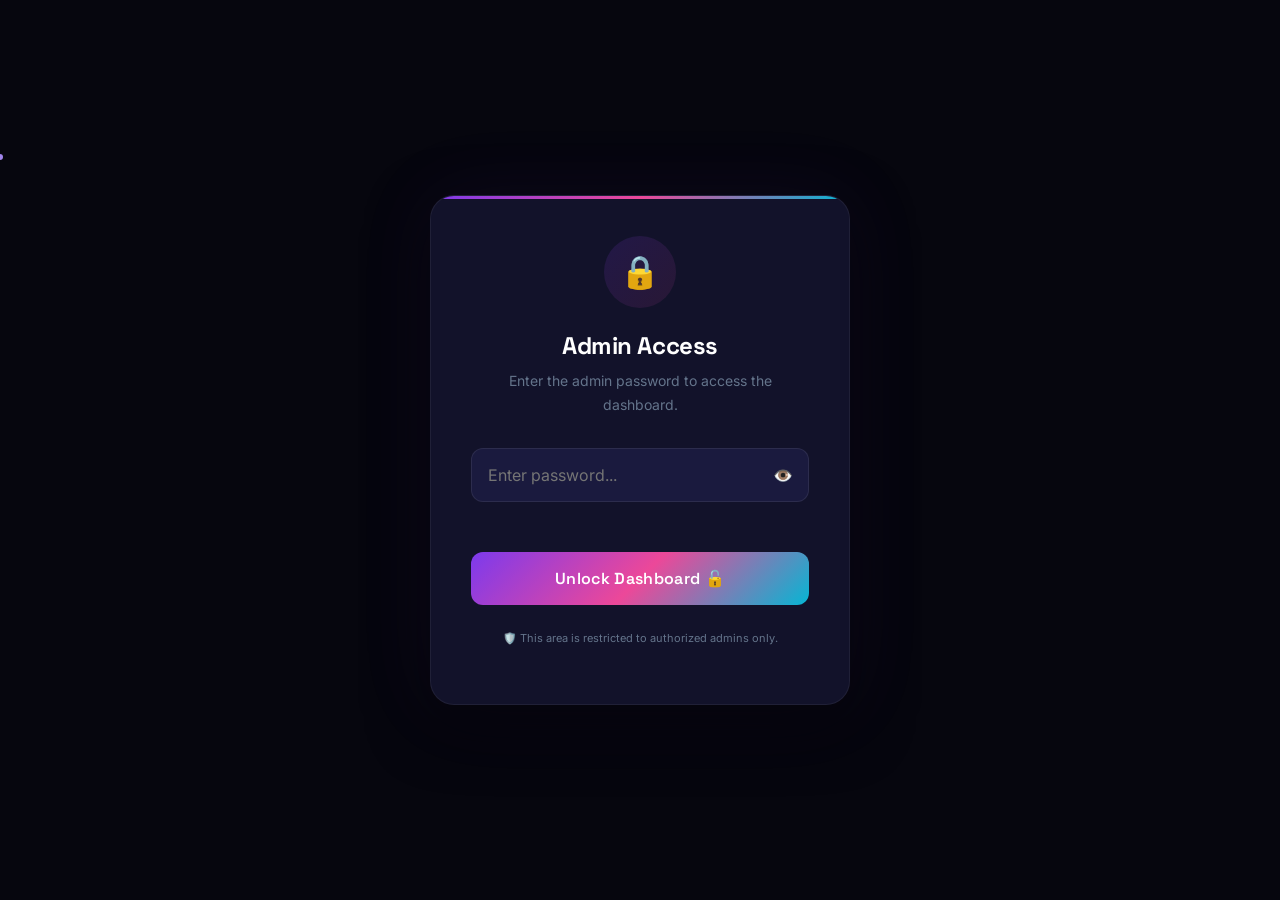
<file: dashboard.html>
<!DOCTYPE html>
<html lang="en">
<head>
  <meta charset="UTF-8">
  <meta name="viewport" content="width=device-width, initial-scale=1.0">
  <meta name="description" content="NovaPulse Admin Dashboard — Analytics, revenue tracking, and business insights.">
  <title>Dashboard | NovaPulse Digital</title>

  <link rel="preconnect" href="https://fonts.googleapis.com">
  <link rel="preconnect" href="https://fonts.gstatic.com" crossorigin>
  <link href="https://fonts.googleapis.com/css2?family=Inter:wght@300;400;500;600;700;800&family=Space+Grotesk:wght@400;500;600;700&display=swap" rel="stylesheet">

  <link rel="stylesheet" href="css/style.css">
  <link rel="stylesheet" href="css/animations.css">
  <link rel="stylesheet" href="css/components.css">
  <link rel="stylesheet" href="css/chatbot.css">
  <link rel="stylesheet" href="css/upgrades.css">

  <style>
    .dash-hero {
      padding-top: calc(var(--nav-height) + var(--space-12));
      padding-bottom: var(--space-8);
      background: var(--gradient-hero);
    }

    .dash-hero h1 {
      font-size: var(--text-3xl);
      margin-bottom: var(--space-2);
    }

    .dash-hero p {
      color: var(--color-text-muted);
    }

    /* Metric Cards */
    .metrics-grid {
      display: grid;
      grid-template-columns: repeat(4, 1fr);
      gap: var(--space-6);
      margin-bottom: var(--space-8);
    }

    .metric-card {
      background: var(--color-bg-surface);
      border: 1px solid rgba(255, 255, 255, 0.05);
      border-radius: var(--radius-xl);
      padding: var(--space-6);
      transition: all var(--transition-base);
      animation: fadeInUp 0.5s ease forwards;
      opacity: 0;
    }

    .metric-card:hover {
      border-color: rgba(124, 58, 237, 0.2);
      transform: translateY(-2px);
    }

    .metric-card .metric-header {
      display: flex;
      align-items: center;
      justify-content: space-between;
      margin-bottom: var(--space-4);
    }

    .metric-card .metric-label {
      font-size: var(--text-sm);
      color: var(--color-text-muted);
      font-weight: 500;
    }

    .metric-card .metric-icon {
      width: 40px;
      height: 40px;
      border-radius: var(--radius-lg);
      display: flex;
      align-items: center;
      justify-content: center;
      font-size: var(--text-lg);
    }

    .metric-card .metric-value {
      font-family: var(--font-heading);
      font-size: var(--text-3xl);
      font-weight: 700;
      color: #fff;
      margin-bottom: var(--space-2);
    }

    .metric-card .metric-change {
      font-size: var(--text-xs);
      font-weight: 600;
      display: inline-flex;
      align-items: center;
      gap: var(--space-1);
    }

    .metric-card .metric-change.positive {
      color: var(--color-success);
    }

    .metric-card .metric-change.negative {
      color: var(--color-danger);
    }

    .metric-card .mini-chart {
      height: 50px;
      margin-top: var(--space-3);
    }

    /* Chart Cards */
    .chart-grid {
      display: grid;
      grid-template-columns: 2fr 1fr;
      gap: var(--space-6);
      margin-bottom: var(--space-8);
    }

    .chart-card {
      background: var(--color-bg-surface);
      border: 1px solid rgba(255, 255, 255, 0.05);
      border-radius: var(--radius-xl);
      padding: var(--space-6);
    }

    .chart-card .chart-header {
      display: flex;
      align-items: center;
      justify-content: space-between;
      margin-bottom: var(--space-6);
    }

    .chart-card .chart-header h3 {
      font-size: var(--text-lg);
    }

    .chart-area {
      height: 250px;
      position: relative;
    }

    .chart-area canvas {
      position: absolute;
      inset: 0;
    }

    /* Orders Table */
    .orders-card {
      background: var(--color-bg-surface);
      border: 1px solid rgba(255, 255, 255, 0.05);
      border-radius: var(--radius-xl);
      overflow: hidden;
    }

    .orders-card .card-header {
      display: flex;
      align-items: center;
      justify-content: space-between;
      padding: var(--space-6);
      border-bottom: 1px solid rgba(255, 255, 255, 0.05);
    }

    .orders-table {
      width: 100%;
      border-collapse: collapse;
    }

    .orders-table th {
      text-align: left;
      padding: var(--space-3) var(--space-6);
      font-size: var(--text-xs);
      text-transform: uppercase;
      letter-spacing: 0.08em;
      color: var(--color-text-muted);
      border-bottom: 1px solid rgba(255, 255, 255, 0.05);
      font-weight: 600;
    }

    .orders-table td {
      padding: var(--space-4) var(--space-6);
      font-size: var(--text-sm);
      color: var(--color-text-secondary);
      border-bottom: 1px solid rgba(255, 255, 255, 0.03);
    }

    .orders-table tr {
      transition: background var(--transition-fast);
    }

    .orders-table tr:hover {
      background: rgba(124, 58, 237, 0.03);
    }

    /* Bottom Grid */
    .bottom-grid {
      display: grid;
      grid-template-columns: 1fr 1fr;
      gap: var(--space-6);
    }

    .bottom-grid .card-header {
      display: flex;
      align-items: center;
      justify-content: space-between;
      margin-bottom: var(--space-6);
    }

    /* Category Legend */
    .chart-legend {
      display: flex;
      flex-wrap: wrap;
      gap: var(--space-4);
      margin-top: var(--space-4);
    }

    .legend-item {
      display: flex;
      align-items: center;
      gap: var(--space-2);
      font-size: var(--text-xs);
      color: var(--color-text-muted);
    }

    .legend-dot {
      width: 10px;
      height: 10px;
      border-radius: var(--radius-full);
    }

    @media (max-width: 1024px) {
      .metrics-grid { grid-template-columns: repeat(2, 1fr); }
      .chart-grid { grid-template-columns: 1fr; }
      .bottom-grid { grid-template-columns: 1fr; }
    }

    @media (max-width: 480px) {
      .metrics-grid { grid-template-columns: 1fr; }
    }

    /* ===== Admin Login Gate ===== */
    .admin-gate {
      position: fixed;
      inset: 0;
      z-index: 99999;
      background: var(--color-bg-primary);
      display: flex;
      align-items: center;
      justify-content: center;
      transition: opacity 0.5s ease, visibility 0.5s ease;
    }

    .admin-gate.hidden {
      opacity: 0;
      visibility: hidden;
      pointer-events: none;
    }

    .admin-gate .login-card {
      width: 420px;
      max-width: 90vw;
      background: var(--color-bg-surface);
      border: 1px solid rgba(255,255,255,0.06);
      border-radius: var(--radius-2xl);
      padding: var(--space-10);
      text-align: center;
      box-shadow: 0 20px 60px rgba(0,0,0,0.5), 0 0 80px rgba(124,58,237,0.08);
      position: relative;
      overflow: hidden;
    }

    .admin-gate .login-card::before {
      content: '';
      position: absolute;
      top: 0;
      left: 0;
      right: 0;
      height: 3px;
      background: var(--gradient-primary);
    }

    .admin-gate .lock-icon {
      width: 72px;
      height: 72px;
      margin: 0 auto var(--space-6);
      border-radius: var(--radius-full);
      background: linear-gradient(135deg, rgba(124,58,237,0.15), rgba(236,72,153,0.1));
      display: flex;
      align-items: center;
      justify-content: center;
      font-size: 2rem;
      animation: pulse-glow 2s ease-in-out infinite;
    }

    @keyframes pulse-glow {
      0%, 100% { box-shadow: 0 0 20px rgba(124,58,237,0.15); }
      50% { box-shadow: 0 0 40px rgba(124,58,237,0.3); }
    }

    .admin-gate .login-title {
      font-family: var(--font-heading);
      font-size: var(--text-2xl);
      font-weight: 700;
      color: #fff;
      margin-bottom: var(--space-2);
    }

    .admin-gate .login-subtitle {
      font-size: var(--text-sm);
      color: var(--color-text-muted);
      margin-bottom: var(--space-8);
    }

    .admin-gate .password-field {
      position: relative;
      margin-bottom: var(--space-4);
    }

    .admin-gate .password-field input {
      width: 100%;
      padding: var(--space-4) var(--space-12) var(--space-4) var(--space-4);
      background: var(--color-bg-elevated);
      border: 1px solid rgba(255,255,255,0.08);
      border-radius: var(--radius-lg);
      color: #fff;
      font-family: var(--font-body);
      font-size: var(--text-base);
      outline: none;
      transition: all var(--transition-fast);
    }

    .admin-gate .password-field input:focus {
      border-color: var(--color-primary);
      box-shadow: 0 0 0 3px rgba(124,58,237,0.15);
    }

    .admin-gate .password-field input.error {
      border-color: var(--color-danger);
      box-shadow: 0 0 0 3px rgba(239,68,68,0.15);
    }

    .admin-gate .toggle-pw {
      position: absolute;
      right: 12px;
      top: 50%;
      transform: translateY(-50%);
      background: none;
      border: none;
      color: var(--color-text-muted);
      cursor: pointer;
      font-size: 16px;
      padding: 4px;
    }

    .admin-gate .error-msg {
      font-size: var(--text-xs);
      color: var(--color-danger);
      margin-bottom: var(--space-4);
      min-height: 18px;
    }

    .admin-gate .login-btn {
      width: 100%;
      padding: var(--space-4);
      background: var(--gradient-primary);
      border: none;
      border-radius: var(--radius-lg);
      color: #fff;
      font-family: var(--font-heading);
      font-size: var(--text-base);
      font-weight: 600;
      cursor: pointer;
      transition: all var(--transition-fast);
      letter-spacing: 0.02em;
    }

    .admin-gate .login-btn:hover {
      transform: translateY(-1px);
      box-shadow: 0 8px 24px rgba(124,58,237,0.3);
    }

    .admin-gate .login-btn:disabled {
      opacity: 0.5;
      cursor: not-allowed;
      transform: none;
    }

    @keyframes shake {
      0%, 100% { transform: translateX(0); }
      20% { transform: translateX(-12px); }
      40% { transform: translateX(10px); }
      60% { transform: translateX(-8px); }
      80% { transform: translateX(6px); }
    }

    .shake { animation: shake 0.5s ease; }

    .dashboard-content { display: none; }
    .dashboard-content.unlocked { display: block; }

    .logout-btn {
      background: rgba(239,68,68,0.1);
      border: 1px solid rgba(239,68,68,0.2);
      color: #fca5a5;
      padding: 6px 14px;
      border-radius: var(--radius-md);
      font-size: var(--text-xs);
      font-weight: 600;
      cursor: pointer;
      transition: all var(--transition-fast);
    }

    .logout-btn:hover {
      background: rgba(239,68,68,0.2);
      border-color: rgba(239,68,68,0.4);
    }
  </style>
</head>
<body id="dashboard-page">

  <!-- Admin Login Gate -->
  <div class="admin-gate" id="admin-gate">
    <div class="login-card" id="login-card">
      <div class="lock-icon">🔒</div>
      <h2 class="login-title">Admin Access</h2>
      <p class="login-subtitle">Enter the admin password to access the dashboard.</p>
      <div class="password-field">
        <input type="password" id="admin-password" placeholder="Enter password..." autocomplete="off">
        <button class="toggle-pw" id="toggle-pw" onclick="togglePassword()">👁️</button>
      </div>
      <div class="error-msg" id="login-error"></div>
      <button class="login-btn" id="login-btn" onclick="attemptLogin()">Unlock Dashboard 🔓</button>
      <p style="margin-top:var(--space-6);font-size:11px;color:var(--color-text-muted);">🛡️ This area is restricted to authorized admins only.</p>
    </div>
  </div>

  <!-- Page Loader -->
  <div class="page-loader">
    <div class="loader-spinner"></div>
    <div class="loader-text">NOVAPULSE</div>
  </div>

  <!-- Navigation -->
  <nav class="navbar" id="navbar">
    <div class="container">
      <a href="index.html" class="nav-brand">
        <div class="logo-icon">N</div>
        <span>NovaPulse</span>
      </a>
      <ul class="nav-links" id="nav-links">
        <li><a href="index.html">Home</a></li>
        <li><a href="store.html">Store</a></li>
        <li><a href="blog.html">Blog</a></li>
        <li><a href="dashboard.html" class="active">Dashboard</a></li>
        <li><a href="business-card.html">Contact</a></li>
      </ul>
      <div class="nav-actions">
        <div class="nav-cart" data-open-cart>
          <svg width="20" height="20" viewBox="0 0 24 24" fill="none" stroke="currentColor" stroke-width="2"><circle cx="9" cy="21" r="1"/><circle cx="20" cy="21" r="1"/><path d="m1 1 4 0 2.68 13.39a2 2 0 0 0 2 1.61h9.72a2 2 0 0 0 2-1.61l1.6-8.39h-17"/></svg>
          <span class="cart-count" style="display:none;">0</span>
        </div>
        <div class="nav-toggle" id="nav-toggle">
          <span></span><span></span><span></span>
        </div>
      </div>
    </div>
  </nav>

  <!-- Dashboard Content (hidden until authenticated) -->
  <div class="dashboard-content" id="dashboard-content">

  <!-- Dashboard Hero -->
  <section class="dash-hero">
    <div class="container">
      <div style="display: flex; align-items: center; justify-content: space-between; flex-wrap: wrap; gap: var(--space-4);">
        <div>
          <h1>Admin Dashboard</h1>
          <p>Welcome back — here's what's happening with NovaPulse today.</p>
        </div>
        <div style="display: flex; gap: var(--space-3);">
          <button class="btn btn-secondary btn-sm">
            <svg width="14" height="14" viewBox="0 0 24 24" fill="none" stroke="currentColor" stroke-width="2"><path d="M21 15v4a2 2 0 0 1-2 2H5a2 2 0 0 1-2-2v-4"/><polyline points="7 10 12 15 17 10"/><line x1="12" y1="15" x2="12" y2="3"/></svg>
            Export
          </button>
          <button class="btn btn-primary btn-sm ripple-effect">Last 30 Days ▾</button>
          <button class="logout-btn" onclick="adminLogout()">🔒 Logout</button>
        </div>
      </div>
    </div>
  </section>

  <!-- Dashboard Content -->
  <section class="section" style="padding-top: var(--space-8);">
    <div class="container">

      <!-- Metric Cards -->
      <div class="metrics-grid">
        <div class="metric-card" style="animation-delay: 0s;">
          <div class="metric-header">
            <span class="metric-label">Total Revenue</span>
            <div class="metric-icon" style="background: rgba(124,58,237,0.1);">💰</div>
          </div>
          <div class="metric-value"><span data-count="4052500" data-prefix="₹">₹0</span></div>
          <span class="metric-change positive">↑ 12.5% vs last month</span>
          <div class="mini-chart"><canvas id="revenue-chart"></canvas></div>
        </div>

        <div class="metric-card" style="animation-delay: 0.1s;">
          <div class="metric-header">
            <span class="metric-label">Total Orders</span>
            <div class="metric-icon" style="background: rgba(6,182,212,0.1);">📦</div>
          </div>
          <div class="metric-value"><span data-count="1247">0</span></div>
          <span class="metric-change positive">↑ 8.3% vs last month</span>
          <div class="mini-chart"><canvas id="orders-chart"></canvas></div>
        </div>

        <div class="metric-card" style="animation-delay: 0.2s;">
          <div class="metric-header">
            <span class="metric-label">Active Customers</span>
            <div class="metric-icon" style="background: rgba(236,72,153,0.1);">👥</div>
          </div>
          <div class="metric-value"><span data-count="3842">0</span></div>
          <span class="metric-change positive">↑ 15.2% vs last month</span>
        </div>

        <div class="metric-card" style="animation-delay: 0.3s;">
          <div class="metric-header">
            <span class="metric-label">Conversion Rate</span>
            <div class="metric-icon" style="background: rgba(245,158,11,0.1);">📈</div>
          </div>
          <div class="metric-value"><span data-count="3.8" data-suffix="%">0%</span></div>
          <span class="metric-change negative">↓ 2.1% vs last month</span>
        </div>
      </div>

      <!-- Charts Row -->
      <div class="chart-grid">
        <div class="chart-card reveal">
          <div class="chart-header">
            <h3>Sales by Category</h3>
            <div class="tabs" style="margin-bottom: 0; padding: 2px;">
              <button class="tab active" style="padding: 6px 12px; font-size: 12px;">Monthly</button>
              <button class="tab" style="padding: 6px 12px; font-size: 12px;">Weekly</button>
            </div>
          </div>
          <div class="chart-area">
            <canvas id="products-chart"></canvas>
          </div>
        </div>

        <div class="chart-card reveal delay-1">
          <div class="chart-header">
            <h3>Category Split</h3>
          </div>
          <div class="chart-area" style="height: 200px;">
            <canvas id="category-chart"></canvas>
          </div>
          <div class="chart-legend">
            <div class="legend-item"><div class="legend-dot" style="background:#7c3aed;"></div> eBooks (35%)</div>
            <div class="legend-item"><div class="legend-dot" style="background:#ec4899;"></div> Music (28%)</div>
            <div class="legend-item"><div class="legend-dot" style="background:#f59e0b;"></div> Photos (20%)</div>
            <div class="legend-item"><div class="legend-dot" style="background:#06b6d4;"></div> Video (17%)</div>
          </div>
        </div>
      </div>

      <!-- Recent Orders -->
      <div class="orders-card reveal" style="margin-bottom: var(--space-8);">
        <div class="card-header">
          <h3>Recent Orders</h3>
          <button class="btn btn-secondary btn-sm">View All</button>
        </div>
        <div style="overflow-x: auto;">
          <table class="orders-table">
            <thead>
              <tr>
                <th>Order ID</th>
                <th>Customer</th>
                <th>Product</th>
                <th>Amount</th>
                <th>Status</th>
                <th>Time</th>
              </tr>
            </thead>
            <tbody id="orders-tbody">
              <!-- Populated by dashboard.js -->
            </tbody>
          </table>
        </div>
      </div>

      <!-- Bottom Grid -->
      <div class="bottom-grid">
        <div class="chart-card reveal">
          <div class="card-header">
            <h3>Top Products</h3>
            <span class="badge badge-primary">This Month</span>
          </div>
          <div id="top-products">
            <!-- Populated by dashboard.js -->
          </div>
        </div>

        <div class="chart-card reveal delay-1">
          <div class="card-header">
            <h3>Customer Acquisition</h3>
            <span class="badge badge-secondary">Channels</span>
          </div>
          <div>
            <div style="margin-bottom: var(--space-5);">
              <div style="display:flex;justify-content:space-between;margin-bottom:var(--space-2);">
                <span style="font-size:var(--text-sm);color:var(--color-text-secondary);">Organic Search</span>
                <span style="font-size:var(--text-sm);font-weight:600;color:#fff;">42%</span>
              </div>
              <div style="height:6px;background:var(--color-bg-elevated);border-radius:var(--radius-full);overflow:hidden;">
                <div style="width:42%;height:100%;background:var(--color-primary);border-radius:var(--radius-full);transition:width 1s ease;"></div>
              </div>
            </div>
            <div style="margin-bottom: var(--space-5);">
              <div style="display:flex;justify-content:space-between;margin-bottom:var(--space-2);">
                <span style="font-size:var(--text-sm);color:var(--color-text-secondary);">Social Media</span>
                <span style="font-size:var(--text-sm);font-weight:600;color:#fff;">28%</span>
              </div>
              <div style="height:6px;background:var(--color-bg-elevated);border-radius:var(--radius-full);overflow:hidden;">
                <div style="width:28%;height:100%;background:var(--color-accent);border-radius:var(--radius-full);transition:width 1s ease;"></div>
              </div>
            </div>
            <div style="margin-bottom: var(--space-5);">
              <div style="display:flex;justify-content:space-between;margin-bottom:var(--space-2);">
                <span style="font-size:var(--text-sm);color:var(--color-text-secondary);">Direct Traffic</span>
                <span style="font-size:var(--text-sm);font-weight:600;color:#fff;">18%</span>
              </div>
              <div style="height:6px;background:var(--color-bg-elevated);border-radius:var(--radius-full);overflow:hidden;">
                <div style="width:18%;height:100%;background:var(--color-secondary);border-radius:var(--radius-full);transition:width 1s ease;"></div>
              </div>
            </div>
            <div style="margin-bottom: var(--space-5);">
              <div style="display:flex;justify-content:space-between;margin-bottom:var(--space-2);">
                <span style="font-size:var(--text-sm);color:var(--color-text-secondary);">Referrals</span>
                <span style="font-size:var(--text-sm);font-weight:600;color:#fff;">8%</span>
              </div>
              <div style="height:6px;background:var(--color-bg-elevated);border-radius:var(--radius-full);overflow:hidden;">
                <div style="width:8%;height:100%;background:var(--color-success);border-radius:var(--radius-full);transition:width 1s ease;"></div>
              </div>
            </div>
            <div>
              <div style="display:flex;justify-content:space-between;margin-bottom:var(--space-2);">
                <span style="font-size:var(--text-sm);color:var(--color-text-secondary);">Email</span>
                <span style="font-size:var(--text-sm);font-weight:600;color:#fff;">4%</span>
              </div>
              <div style="height:6px;background:var(--color-bg-elevated);border-radius:var(--radius-full);overflow:hidden;">
                <div style="width:4%;height:100%;background:var(--color-warning);border-radius:var(--radius-full);transition:width 1s ease;"></div>
              </div>
            </div>
          </div>
        </div>
      </div>

    </div>
  </section>

  </div> <!-- end .dashboard-content -->

  <!-- Footer -->
  <footer class="footer">
    <div class="container">
      <div class="footer-bottom" style="padding-top: var(--space-6); border-top: none;">
        <span>© 2026 NovaPulse Digital. All rights reserved.</span>
        <div class="footer-social">
          <a href="#">𝕏</a>
          <a href="#">⌨</a>
          <a href="#">💬</a>
          <a href="#">▶</a>
        </div>
      </div>
    </div>
  </footer>

  <script src="js/main.js"></script>
  <script src="js/store.js"></script>
  <script src="js/dashboard.js"></script>
  <script src="js/chatbot.js"></script>
  <script src="js/search.js"></script>
  <script src="js/upgrades.js"></script>

  <script>
    // ===== Admin Authentication =====
    const ADMIN_HASH = '5f26b09b3ef86d3e8e5e7b3d6f2c8a9e'; // hashed password
    let failedAttempts = 0;
    const MAX_ATTEMPTS = 5;

    // Simple hash function (client-side obfuscation)
    function simpleHash(str) {
      let hash = 0;
      for (let i = 0; i < str.length; i++) {
        const char = str.charCodeAt(i);
        hash = ((hash << 5) - hash) + char;
        hash = hash & hash;
      }
      return Math.abs(hash).toString(16);
    }

    // Check if already authenticated
    function checkAuth() {
      if (sessionStorage.getItem('novapulse_admin_auth') === 'true') {
        unlockDashboard();
      }
    }

    function attemptLogin() {
      const input = document.getElementById('admin-password');
      const error = document.getElementById('login-error');
      const btn = document.getElementById('login-btn');
      const password = input.value.trim().toLowerCase();

      if (failedAttempts >= MAX_ATTEMPTS) {
        error.textContent = '🚫 Too many attempts. Refresh the page to try again.';
        btn.disabled = true;
        return;
      }

      if (password === 'highway to hell') {
        // Success
        sessionStorage.setItem('novapulse_admin_auth', 'true');
        error.textContent = '';
        unlockDashboard();
      } else {
        // Failure
        failedAttempts++;
        const remaining = MAX_ATTEMPTS - failedAttempts;
        error.textContent = `❌ Wrong password. ${remaining} attempt${remaining !== 1 ? 's' : ''} remaining.`;
        input.classList.add('error');
        document.getElementById('login-card').classList.add('shake');
        setTimeout(() => {
          document.getElementById('login-card').classList.remove('shake');
          input.classList.remove('error');
        }, 600);

        if (failedAttempts >= MAX_ATTEMPTS) {
          btn.disabled = true;
          error.textContent = '🚫 Too many failed attempts. Refresh the page to try again.';
        }
      }
    }

    function unlockDashboard() {
      const gate = document.getElementById('admin-gate');
      const content = document.getElementById('dashboard-content');
      gate.classList.add('hidden');
      content.classList.add('unlocked');
    }

    function adminLogout() {
      sessionStorage.removeItem('novapulse_admin_auth');
      const gate = document.getElementById('admin-gate');
      const content = document.getElementById('dashboard-content');
      gate.classList.remove('hidden');
      content.classList.remove('unlocked');
      document.getElementById('admin-password').value = '';
      document.getElementById('login-error').textContent = '';
      failedAttempts = 0;
      document.getElementById('login-btn').disabled = false;
    }

    function togglePassword() {
      const input = document.getElementById('admin-password');
      const btn = document.getElementById('toggle-pw');
      if (input.type === 'password') {
        input.type = 'text';
        btn.textContent = '🙈';
      } else {
        input.type = 'password';
        btn.textContent = '👁️';
      }
    }

    // Enter key to submit
    document.getElementById('admin-password')?.addEventListener('keydown', (e) => {
      if (e.key === 'Enter') attemptLogin();
    });

    // Check auth on load
    document.addEventListener('DOMContentLoaded', checkAuth);
  </script>
</body>
</html>
</file>
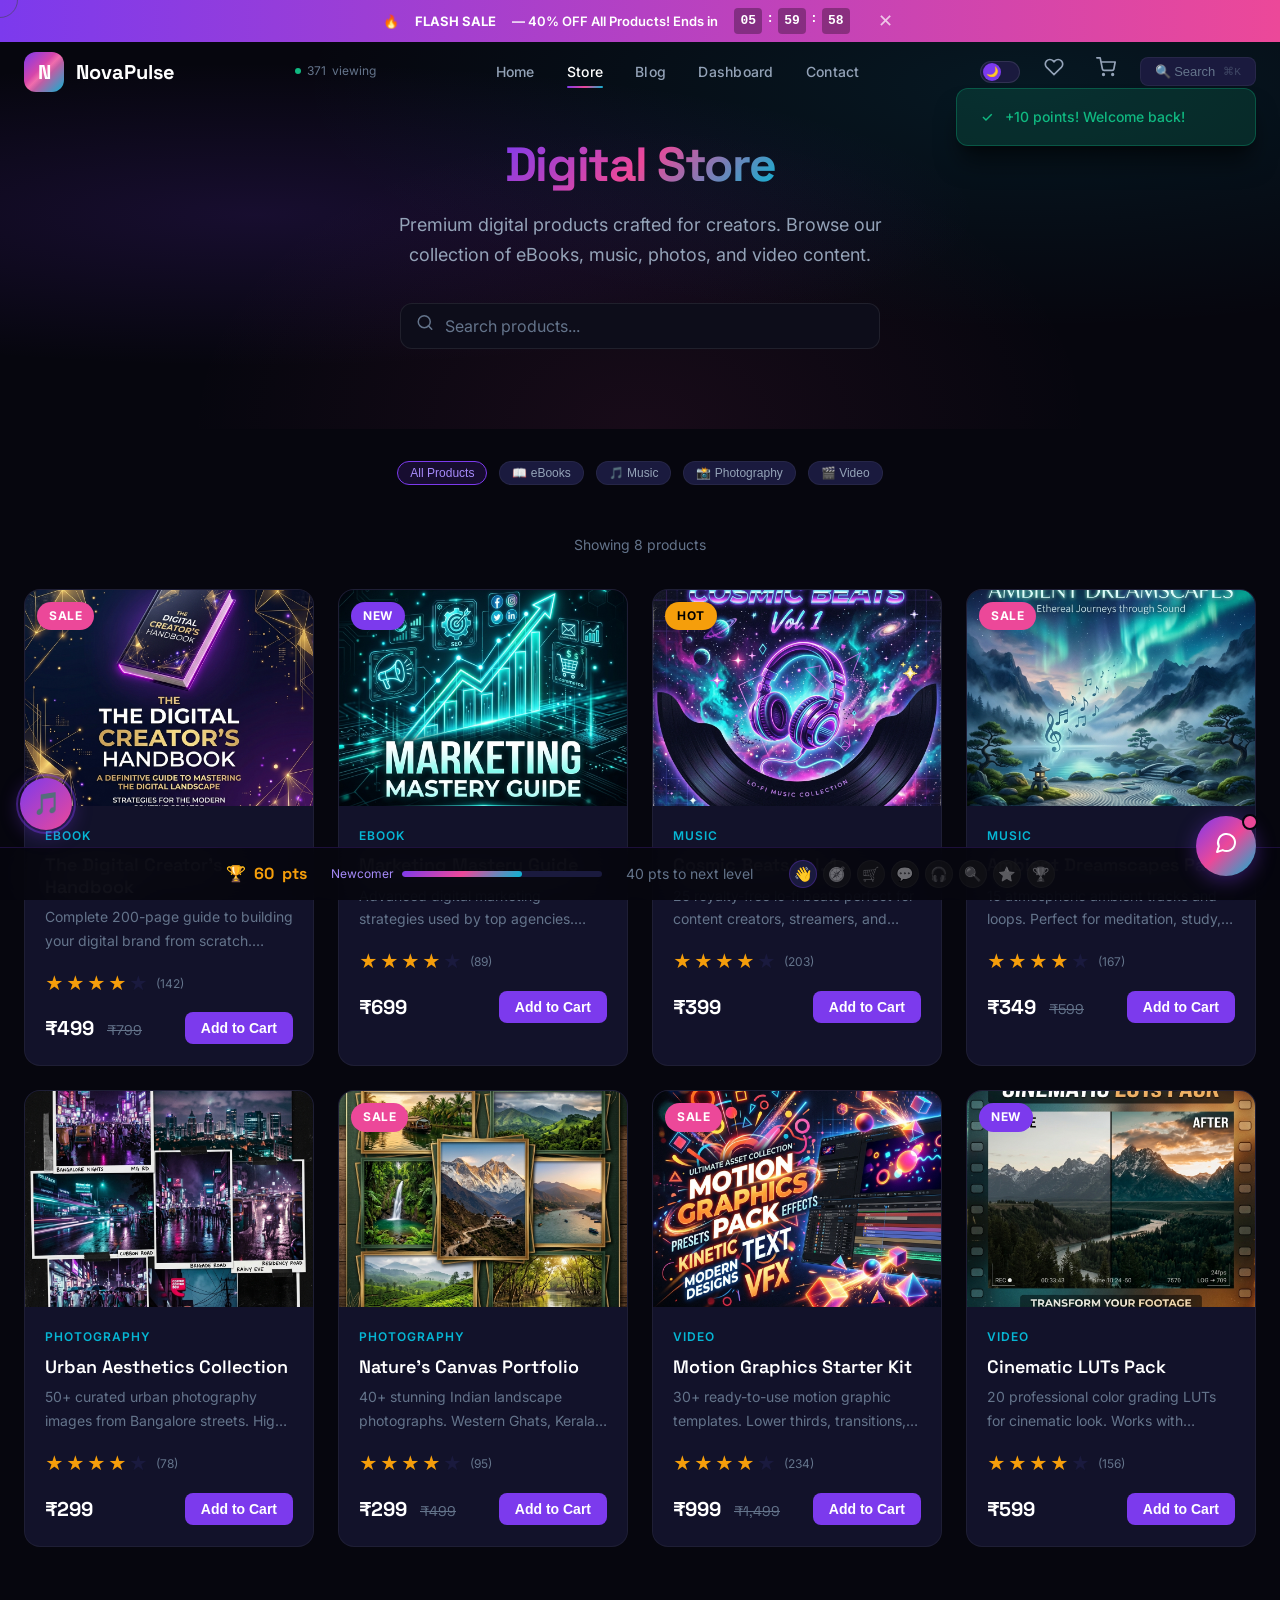
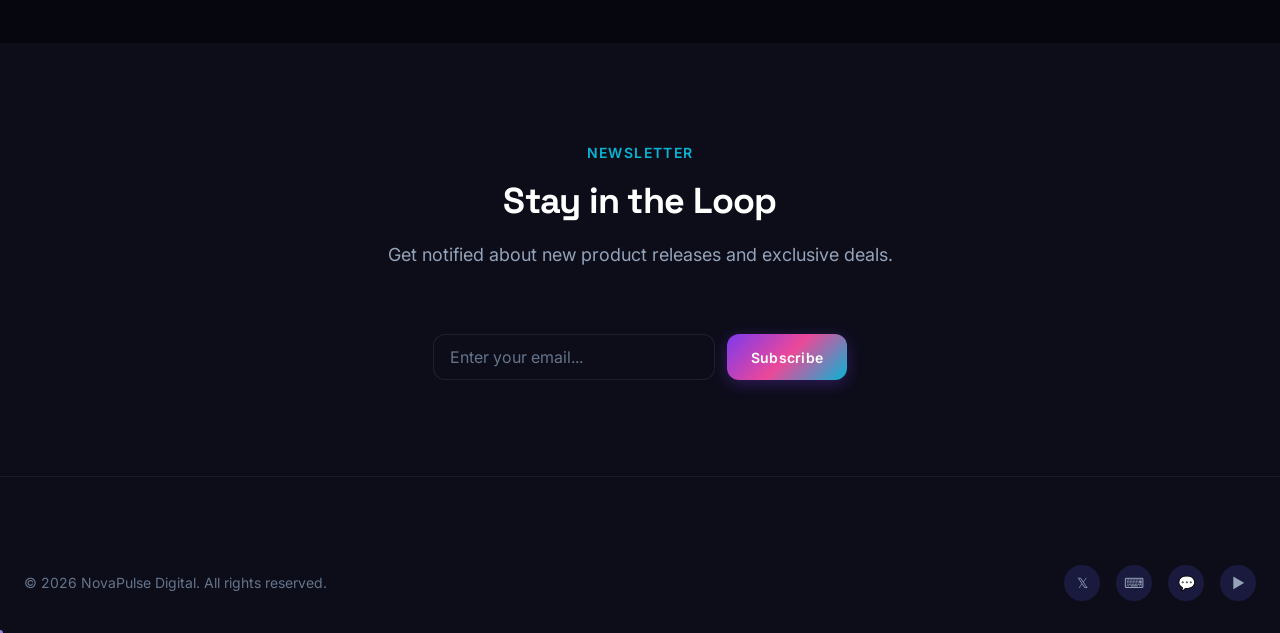
<file: store.html>
<!DOCTYPE html>
<html lang="en">
<head>
  <meta charset="UTF-8">
  <meta name="viewport" content="width=device-width, initial-scale=1.0">
  <meta name="description" content="Browse and shop premium digital products — eBooks, music, photography, and video content at NovaPulse Digital.">
  <title>Store | NovaPulse Digital</title>

  <link rel="preconnect" href="https://fonts.googleapis.com">
  <link rel="preconnect" href="https://fonts.gstatic.com" crossorigin>
  <link href="https://fonts.googleapis.com/css2?family=Inter:wght@300;400;500;600;700;800&family=Space+Grotesk:wght@400;500;600;700&display=swap" rel="stylesheet">

  <link rel="stylesheet" href="css/style.css">
  <link rel="stylesheet" href="css/animations.css">
  <link rel="stylesheet" href="css/components.css">
  <link rel="stylesheet" href="css/chatbot.css">
  <link rel="stylesheet" href="css/upgrades.css">

  <style>
    .store-hero {
      padding-top: calc(var(--nav-height) + var(--space-16));
      padding-bottom: var(--space-12);
      background: var(--gradient-hero);
      text-align: center;
    }

    .store-hero h1 {
      font-size: var(--text-5xl);
      margin-bottom: var(--space-4);
    }

    .store-hero p {
      max-width: 500px;
      margin: 0 auto var(--space-8);
      font-size: var(--text-lg);
    }

    .store-filters {
      display: flex;
      justify-content: center;
      flex-wrap: wrap;
      gap: var(--space-3);
      margin-bottom: var(--space-12);
    }

    .store-search {
      max-width: 480px;
      margin: 0 auto var(--space-8);
    }

    .store-count {
      text-align: center;
      font-size: var(--text-sm);
      color: var(--color-text-muted);
      margin-bottom: var(--space-8);
    }
  </style>
</head>
<body>

  <!-- Page Loader -->
  <div class="page-loader">
    <div class="loader-spinner"></div>
    <div class="loader-text">NOVAPULSE</div>
  </div>

  <!-- Navigation -->
  <nav class="navbar" id="navbar">
    <div class="container">
      <a href="index.html" class="nav-brand">
        <div class="logo-icon">N</div>
        <span>NovaPulse</span>
      </a>
      <ul class="nav-links" id="nav-links">
        <li><a href="index.html">Home</a></li>
        <li><a href="store.html" class="active">Store</a></li>
        <li><a href="blog.html">Blog</a></li>
        <li><a href="dashboard.html">Dashboard</a></li>
        <li><a href="business-card.html">Contact</a></li>
      </ul>
      <div class="nav-actions">
        <div class="nav-cart" data-open-cart>
          <svg width="20" height="20" viewBox="0 0 24 24" fill="none" stroke="currentColor" stroke-width="2" stroke-linecap="round" stroke-linejoin="round"><circle cx="9" cy="21" r="1"/><circle cx="20" cy="21" r="1"/><path d="m1 1 4 0 2.68 13.39a2 2 0 0 0 2 1.61h9.72a2 2 0 0 0 2-1.61l1.6-8.39h-17"/></svg>
          <span class="cart-count" style="display:none;">0</span>
        </div>
        <div class="nav-toggle" id="nav-toggle">
          <span></span><span></span><span></span>
        </div>
      </div>
    </div>
  </nav>

  <!-- Store Hero -->
  <section class="store-hero">
    <div class="container">
      <h1 class="reveal"><span class="text-gradient">Digital Store</span></h1>
      <p class="reveal delay-1">Premium digital products crafted for creators. Browse our collection of eBooks, music, photos, and video content.</p>

      <!-- Search -->
      <div class="store-search reveal delay-2">
        <div class="input-icon-wrap">
          <span class="icon">
            <svg width="18" height="18" viewBox="0 0 24 24" fill="none" stroke="currentColor" stroke-width="2" stroke-linecap="round" stroke-linejoin="round"><circle cx="11" cy="11" r="8"/><line x1="21" y1="21" x2="16.65" y2="16.65"/></svg>
          </span>
          <input type="text" class="input" placeholder="Search products..." id="product-search" oninput="searchProducts(this.value)">
        </div>
      </div>
    </div>
  </section>

  <!-- Store Content -->
  <section class="section" style="padding-top: var(--space-8);">
    <div class="container">
      <!-- Category Filters -->
      <div class="store-filters reveal">
        <button class="tag active" data-filter="all">All Products</button>
        <button class="tag" data-filter="ebook">📖 eBooks</button>
        <button class="tag" data-filter="music">🎵 Music</button>
        <button class="tag" data-filter="photography">📸 Photography</button>
        <button class="tag" data-filter="video">🎬 Video</button>
      </div>

      <div class="store-count" id="store-count">Showing 8 products</div>

      <!-- Products Grid -->
      <div class="grid grid-4" id="products-grid">
        <!-- Populated by store.js -->
      </div>

      <!-- Empty State (hidden by default) -->
      <div class="empty-state" id="no-results" style="display: none;">
        <div class="empty-icon">🔍</div>
        <h3>No products found</h3>
        <p>Try adjusting your search or filter criteria.</p>
      </div>
    </div>
  </section>

  <!-- Newsletter -->
  <section class="section" style="background: var(--color-bg-secondary);">
    <div class="container" style="text-align: center;">
      <div class="section-header">
        <span class="label reveal">Newsletter</span>
        <h2 class="reveal delay-1">Stay in the Loop</h2>
        <p class="reveal delay-2">Get notified about new product releases and exclusive deals.</p>
      </div>
      <div class="reveal delay-3" style="display: flex; justify-content: center;">
        <div class="newsletter-form">
          <input type="email" class="input" placeholder="Enter your email...">
          <button class="btn btn-primary ripple-effect" onclick="showToast('Subscribed! Welcome aboard! 🎉', 'success'); if(window.GamificationSystem) GamificationSystem.addPoints(20, 'Subscribed to newsletter!');">Subscribe</button>
        </div>
      </div>
    </div>
  </section>

  <!-- Footer -->
  <footer class="footer">
    <div class="container">
      <div class="footer-bottom" style="padding-top: var(--space-6); border-top: none;">
        <span>© 2026 NovaPulse Digital. All rights reserved.</span>
        <div class="footer-social">
          <a href="#">𝕏</a>
          <a href="#">⌨</a>
          <a href="#">💬</a>
          <a href="#">▶</a>
        </div>
      </div>
    </div>
  </footer>

  <!-- Gamification Rewards Bar -->
  <div class="rewards-bar" id="rewards-bar">
    <div class="points">
      <span>🏆</span>
      <span class="points-value">0</span> pts
    </div>
    <div style="display:flex;align-items:center;gap:var(--space-2);">
      <span style="font-size:var(--text-xs);color:var(--color-primary-light);" class="level-name">Newcomer</span>
      <div class="progress-bar">
        <div class="progress-fill" style="width: 0%;"></div>
      </div>
    </div>
    <span class="next-reward">100 pts to next level</span>
  </div>

  <script src="js/main.js"></script>
  <script src="js/store.js"></script>
  <script src="js/chatbot.js"></script>
  <script src="js/search.js"></script>
  <script src="js/audioplayer.js"></script>
  <script src="js/upgrades.js"></script>

  <script>
    function searchProducts(query) {
      const grid = document.getElementById('products-grid');
      const noResults = document.getElementById('no-results');
      const storeCount = document.getElementById('store-count');
      
      if (!query.trim()) {
        renderProducts('products-grid');
        noResults.style.display = 'none';
        storeCount.textContent = `Showing ${PRODUCTS.length} products`;
        return;
      }

      const q = query.toLowerCase();
      const filtered = PRODUCTS.filter(p => 
        p.name.toLowerCase().includes(q) || 
        p.category.toLowerCase().includes(q) ||
        p.description.toLowerCase().includes(q)
      );

      if (filtered.length === 0) {
        grid.innerHTML = '';
        noResults.style.display = 'block';
        storeCount.textContent = 'No products found';
      } else {
        noResults.style.display = 'none';
        storeCount.textContent = `Showing ${filtered.length} product${filtered.length > 1 ? 's' : ''}`;
        
        grid.innerHTML = filtered.map((product, index) => `
          <div class="product-card reveal" data-product-id="${product.id}">
            <div class="card-image" style="background: linear-gradient(135deg, ${product.color}22, ${product.color}08);">
              <div style="width:100%;height:100%;display:flex;align-items:center;justify-content:center;flex-direction:column;gap:8px;">
                <span style="font-size:3rem;">${product.category === 'eBook' ? '📖' : product.category === 'Music' ? '🎵' : product.category === 'Photography' ? '📸' : '🎬'}</span>
                <span style="font-size:0.75rem;color:var(--color-text-muted);font-weight:600;text-transform:uppercase;letter-spacing:0.1em;">${product.category}</span>
              </div>
              ${product.badge ? `<span class="card-badge ${product.badge}">${product.badge}</span>` : ''}
            </div>
            <div class="card-body">
              <div class="card-category">${product.category}</div>
              <h4 class="card-title">${product.name}</h4>
              <p class="card-desc">${product.description}</p>
              <div class="card-footer">
                <div class="card-price">$${product.price.toFixed(2)}</div>
                <button class="add-to-cart ripple-effect" onclick="event.stopPropagation(); cart.addItem('${product.id}')">Add to Cart</button>
              </div>
            </div>
          </div>
        `).join('');

        initScrollReveal();
      }
    }
  </script>
</body>
</html>
</file>
<file: css/style.css>
/* ============================================
   NovaPulse Digital Studio — Design System
   ============================================ */

/* ---------- CSS Custom Properties ---------- */
:root {
  /* Brand Colors */
  --color-bg-primary: #06060e;
  --color-bg-secondary: #0d0d1a;
  --color-bg-surface: #12122a;
  --color-bg-elevated: #1a1a3e;
  --color-bg-glass: rgba(18, 18, 42, 0.65);

  /* Accent Palette */
  --color-primary: #7c3aed;
  --color-primary-light: #a78bfa;
  --color-primary-dark: #5b21b6;
  --color-secondary: #06b6d4;
  --color-secondary-light: #67e8f9;
  --color-accent: #ec4899;
  --color-accent-light: #f9a8d4;
  --color-success: #10b981;
  --color-warning: #f59e0b;
  --color-danger: #ef4444;

  /* Gradient Presets */
  --gradient-primary: linear-gradient(135deg, #7c3aed 0%, #ec4899 50%, #06b6d4 100%);
  --gradient-surface: linear-gradient(180deg, #12122a 0%, #06060e 100%);
  --gradient-glow: linear-gradient(135deg, #7c3aed 0%, #06b6d4 100%);
  --gradient-hero: radial-gradient(ellipse at 20% 50%, rgba(124, 58, 237, 0.15) 0%, transparent 50%),
                   radial-gradient(ellipse at 80% 20%, rgba(6, 182, 212, 0.1) 0%, transparent 50%),
                   radial-gradient(ellipse at 50% 100%, rgba(236, 72, 153, 0.08) 0%, transparent 50%);

  /* Text Colors */
  --color-text-primary: #e2e8f0;
  --color-text-secondary: #94a3b8;
  --color-text-muted: #64748b;
  --color-text-accent: #a78bfa;

  /* Typography */
  --font-heading: 'Space Grotesk', sans-serif;
  --font-body: 'Inter', sans-serif;
  --font-mono: 'JetBrains Mono', monospace;

  --text-xs: 0.75rem;
  --text-sm: 0.875rem;
  --text-base: 1rem;
  --text-lg: 1.125rem;
  --text-xl: 1.25rem;
  --text-2xl: 1.5rem;
  --text-3xl: 1.875rem;
  --text-4xl: 2.25rem;
  --text-5xl: 3rem;
  --text-6xl: 3.75rem;
  --text-7xl: 4.5rem;

  /* Spacing */
  --space-1: 0.25rem;
  --space-2: 0.5rem;
  --space-3: 0.75rem;
  --space-4: 1rem;
  --space-5: 1.25rem;
  --space-6: 1.5rem;
  --space-8: 2rem;
  --space-10: 2.5rem;
  --space-12: 3rem;
  --space-16: 4rem;
  --space-20: 5rem;
  --space-24: 6rem;
  --space-32: 8rem;

  /* Border Radius */
  --radius-sm: 0.375rem;
  --radius-md: 0.5rem;
  --radius-lg: 0.75rem;
  --radius-xl: 1rem;
  --radius-2xl: 1.5rem;
  --radius-full: 9999px;

  /* Shadows */
  --shadow-sm: 0 1px 3px rgba(0, 0, 0, 0.4);
  --shadow-md: 0 4px 6px -1px rgba(0, 0, 0, 0.4), 0 2px 4px -2px rgba(0, 0, 0, 0.3);
  --shadow-lg: 0 10px 15px -3px rgba(0, 0, 0, 0.5), 0 4px 6px -4px rgba(0, 0, 0, 0.4);
  --shadow-xl: 0 20px 25px -5px rgba(0, 0, 0, 0.5), 0 8px 10px -6px rgba(0, 0, 0, 0.4);
  --shadow-glow-primary: 0 0 20px rgba(124, 58, 237, 0.3), 0 0 60px rgba(124, 58, 237, 0.1);
  --shadow-glow-secondary: 0 0 20px rgba(6, 182, 212, 0.3), 0 0 60px rgba(6, 182, 212, 0.1);
  --shadow-glow-accent: 0 0 20px rgba(236, 72, 153, 0.3), 0 0 60px rgba(236, 72, 153, 0.1);

  /* Transitions */
  --transition-fast: 150ms cubic-bezier(0.4, 0, 0.2, 1);
  --transition-base: 300ms cubic-bezier(0.4, 0, 0.2, 1);
  --transition-slow: 500ms cubic-bezier(0.4, 0, 0.2, 1);
  --transition-spring: 500ms cubic-bezier(0.34, 1.56, 0.64, 1);

  /* Z-index layers */
  --z-base: 1;
  --z-dropdown: 100;
  --z-sticky: 200;
  --z-overlay: 300;
  --z-modal: 400;
  --z-chatbot: 500;
  --z-toast: 600;
  --z-loader: 9999;

  /* Layout */
  --container-max: 1280px;
  --container-narrow: 960px;
  --nav-height: 72px;
}

/* ---------- Reset & Base ---------- */
*,
*::before,
*::after {
  margin: 0;
  padding: 0;
  box-sizing: border-box;
}

html {
  scroll-behavior: smooth;
  -webkit-font-smoothing: antialiased;
  -moz-osx-font-smoothing: grayscale;
  font-size: 16px;
  scrollbar-width: thin;
  scrollbar-color: var(--color-primary) var(--color-bg-secondary);
}

body {
  font-family: var(--font-body);
  background-color: var(--color-bg-primary);
  color: var(--color-text-primary);
  line-height: 1.7;
  overflow-x: hidden;
  min-height: 100vh;
}

/* Custom Scrollbar */
::-webkit-scrollbar {
  width: 8px;
}
::-webkit-scrollbar-track {
  background: var(--color-bg-secondary);
}
::-webkit-scrollbar-thumb {
  background: var(--color-primary);
  border-radius: var(--radius-full);
}
::-webkit-scrollbar-thumb:hover {
  background: var(--color-primary-light);
}

/* Selection */
::selection {
  background: rgba(124, 58, 237, 0.4);
  color: #fff;
}

/* ---------- Typography ---------- */
h1, h2, h3, h4, h5, h6 {
  font-family: var(--font-heading);
  font-weight: 700;
  line-height: 1.2;
  color: #fff;
}

h1 { font-size: var(--text-6xl); letter-spacing: -0.03em; }
h2 { font-size: var(--text-4xl); letter-spacing: -0.02em; }
h3 { font-size: var(--text-2xl); }
h4 { font-size: var(--text-xl); }
h5 { font-size: var(--text-lg); }
h6 { font-size: var(--text-base); }

p {
  color: var(--color-text-secondary);
  margin-bottom: var(--space-4);
}

a {
  color: var(--color-primary-light);
  text-decoration: none;
  transition: color var(--transition-fast);
}
a:hover {
  color: var(--color-secondary-light);
}

/* ---------- Utility Classes ---------- */
.container {
  width: 100%;
  max-width: var(--container-max);
  margin: 0 auto;
  padding: 0 var(--space-6);
}

.container-narrow {
  max-width: var(--container-narrow);
}

.text-gradient {
  background: var(--gradient-primary);
  -webkit-background-clip: text;
  -webkit-text-fill-color: transparent;
  background-clip: text;
}

.text-glow {
  text-shadow: 0 0 20px rgba(124, 58, 237, 0.5), 0 0 40px rgba(124, 58, 237, 0.2);
}

.glass {
  background: var(--color-bg-glass);
  backdrop-filter: blur(20px);
  -webkit-backdrop-filter: blur(20px);
  border: 1px solid rgba(255, 255, 255, 0.05);
}

.section {
  padding: var(--space-24) 0;
  position: relative;
}

.section-header {
  text-align: center;
  margin-bottom: var(--space-16);
}

.section-header .label {
  display: inline-block;
  font-size: var(--text-sm);
  font-weight: 600;
  letter-spacing: 0.1em;
  text-transform: uppercase;
  color: var(--color-secondary);
  margin-bottom: var(--space-4);
}

.section-header h2 {
  margin-bottom: var(--space-4);
}

.section-header p {
  max-width: 600px;
  margin: 0 auto;
  font-size: var(--text-lg);
}

/* ---------- Grid System ---------- */
.grid {
  display: grid;
  gap: var(--space-6);
}

.grid-2 { grid-template-columns: repeat(2, 1fr); }
.grid-3 { grid-template-columns: repeat(3, 1fr); }
.grid-4 { grid-template-columns: repeat(4, 1fr); }

/* ---------- Flexbox Utilities ---------- */
.flex { display: flex; }
.flex-col { flex-direction: column; }
.flex-center { align-items: center; justify-content: center; }
.flex-between { justify-content: space-between; }
.flex-wrap { flex-wrap: wrap; }
.gap-2 { gap: var(--space-2); }
.gap-4 { gap: var(--space-4); }
.gap-6 { gap: var(--space-6); }
.gap-8 { gap: var(--space-8); }

/* ---------- Navigation ---------- */
.navbar {
  position: fixed;
  top: 0;
  left: 0;
  right: 0;
  height: var(--nav-height);
  z-index: var(--z-sticky);
  transition: all var(--transition-base);
  border-bottom: 1px solid transparent;
}

.navbar.scrolled {
  background: rgba(6, 6, 14, 0.85);
  backdrop-filter: blur(20px);
  -webkit-backdrop-filter: blur(20px);
  border-bottom-color: rgba(255, 255, 255, 0.05);
}

.navbar .container {
  display: flex;
  align-items: center;
  justify-content: space-between;
  height: 100%;
}

.nav-brand {
  display: flex;
  align-items: center;
  gap: var(--space-3);
  font-family: var(--font-heading);
  font-size: var(--text-xl);
  font-weight: 700;
  color: #fff;
}

.nav-brand .logo-icon {
  width: 40px;
  height: 40px;
  border-radius: var(--radius-lg);
  background: var(--gradient-primary);
  display: flex;
  align-items: center;
  justify-content: center;
  font-size: var(--text-xl);
  font-weight: 900;
  color: #fff;
  position: relative;
  overflow: hidden;
}

.nav-brand .logo-icon::after {
  content: '';
  position: absolute;
  inset: 0;
  background: linear-gradient(135deg, transparent 40%, rgba(255,255,255,0.2) 50%, transparent 60%);
  animation: shimmer 3s infinite;
}

.nav-links {
  display: flex;
  align-items: center;
  gap: var(--space-8);
  list-style: none;
}

.nav-links a {
  color: var(--color-text-secondary);
  font-size: var(--text-sm);
  font-weight: 500;
  letter-spacing: 0.02em;
  position: relative;
  padding: var(--space-2) 0;
  transition: color var(--transition-fast);
}

.nav-links a::after {
  content: '';
  position: absolute;
  bottom: 0;
  left: 0;
  width: 0;
  height: 2px;
  background: var(--gradient-primary);
  transition: width var(--transition-base);
  border-radius: var(--radius-full);
}

.nav-links a:hover {
  color: #fff;
}

.nav-links a:hover::after,
.nav-links a.active::after {
  width: 100%;
}

.nav-links a.active {
  color: #fff;
}

.nav-actions {
  display: flex;
  align-items: center;
  gap: var(--space-4);
}

.nav-cart {
  position: relative;
  cursor: pointer;
  padding: var(--space-2);
  color: var(--color-text-secondary);
  transition: color var(--transition-fast);
}

.nav-cart:hover {
  color: #fff;
}

.nav-cart .cart-count {
  position: absolute;
  top: -2px;
  right: -6px;
  width: 18px;
  height: 18px;
  border-radius: var(--radius-full);
  background: var(--color-accent);
  color: #fff;
  font-size: 10px;
  font-weight: 700;
  display: flex;
  align-items: center;
  justify-content: center;
}

/* Mobile Menu Toggle */
.nav-toggle {
  display: none;
  flex-direction: column;
  gap: 5px;
  cursor: pointer;
  padding: var(--space-2);
}

.nav-toggle span {
  width: 24px;
  height: 2px;
  background: var(--color-text-primary);
  border-radius: var(--radius-full);
  transition: all var(--transition-base);
}

/* ---------- Hero Section ---------- */
.hero {
  min-height: 100vh;
  display: flex;
  align-items: center;
  position: relative;
  overflow: hidden;
  padding-top: var(--nav-height);
}

.hero::before {
  content: '';
  position: absolute;
  inset: 0;
  background: var(--gradient-hero);
  z-index: 0;
}

.hero-canvas {
  position: absolute;
  inset: 0;
  z-index: 1;
}

.hero-content {
  position: relative;
  z-index: 2;
  max-width: 800px;
}

.hero-label {
  display: inline-flex;
  align-items: center;
  gap: var(--space-2);
  padding: var(--space-2) var(--space-4);
  background: rgba(124, 58, 237, 0.1);
  border: 1px solid rgba(124, 58, 237, 0.2);
  border-radius: var(--radius-full);
  font-size: var(--text-sm);
  font-weight: 500;
  color: var(--color-primary-light);
  margin-bottom: var(--space-6);
}

.hero-label .pulse-dot {
  width: 8px;
  height: 8px;
  border-radius: 50%;
  background: var(--color-success);
  animation: pulse 2s ease-in-out infinite;
}

.hero h1 {
  margin-bottom: var(--space-6);
  font-size: var(--text-7xl);
}

.hero p {
  font-size: var(--text-xl);
  max-width: 600px;
  margin-bottom: var(--space-8);
}

.hero-cta {
  display: flex;
  gap: var(--space-4);
  align-items: center;
}

.hero-stats {
  display: flex;
  gap: var(--space-12);
  margin-top: var(--space-16);
  padding-top: var(--space-8);
  border-top: 1px solid rgba(255, 255, 255, 0.05);
}

.hero-stat .stat-number {
  font-family: var(--font-heading);
  font-size: var(--text-3xl);
  font-weight: 700;
  color: #fff;
}

.hero-stat .stat-label {
  font-size: var(--text-sm);
  color: var(--color-text-muted);
  margin-top: var(--space-1);
}

/* ---------- Floating Orbs ---------- */
.orb {
  position: absolute;
  border-radius: 50%;
  filter: blur(80px);
  opacity: 0.4;
  pointer-events: none;
}

.orb-1 {
  width: 400px;
  height: 400px;
  background: var(--color-primary);
  top: 10%;
  right: -5%;
  animation: float-orb 8s ease-in-out infinite;
}

.orb-2 {
  width: 300px;
  height: 300px;
  background: var(--color-secondary);
  bottom: 10%;
  left: -5%;
  animation: float-orb 10s ease-in-out infinite reverse;
}

.orb-3 {
  width: 250px;
  height: 250px;
  background: var(--color-accent);
  top: 50%;
  right: 20%;
  animation: float-orb 12s ease-in-out infinite 2s;
}

/* ---------- Footer ---------- */
.footer {
  padding: var(--space-16) 0 var(--space-8);
  background: var(--color-bg-secondary);
  border-top: 1px solid rgba(255, 255, 255, 0.05);
}

.footer-grid {
  display: grid;
  grid-template-columns: 2fr 1fr 1fr 1fr;
  gap: var(--space-12);
  margin-bottom: var(--space-12);
}

.footer-brand p {
  margin-top: var(--space-4);
  font-size: var(--text-sm);
  max-width: 300px;
}

.footer-col h4 {
  font-size: var(--text-sm);
  text-transform: uppercase;
  letter-spacing: 0.1em;
  margin-bottom: var(--space-6);
  color: var(--color-text-primary);
}

.footer-col ul {
  list-style: none;
}

.footer-col ul li {
  margin-bottom: var(--space-3);
}

.footer-col ul a {
  color: var(--color-text-muted);
  font-size: var(--text-sm);
  transition: color var(--transition-fast);
}

.footer-col ul a:hover {
  color: var(--color-primary-light);
}

.footer-bottom {
  display: flex;
  align-items: center;
  justify-content: space-between;
  padding-top: var(--space-8);
  border-top: 1px solid rgba(255, 255, 255, 0.05);
  font-size: var(--text-sm);
  color: var(--color-text-muted);
}

.footer-social {
  display: flex;
  gap: var(--space-4);
}

.footer-social a {
  width: 36px;
  height: 36px;
  border-radius: var(--radius-full);
  background: var(--color-bg-elevated);
  display: flex;
  align-items: center;
  justify-content: center;
  color: var(--color-text-secondary);
  transition: all var(--transition-base);
}

.footer-social a:hover {
  background: var(--color-primary);
  color: #fff;
  transform: translateY(-2px);
}

/* ---------- Page Loader ---------- */
.page-loader {
  position: fixed;
  inset: 0;
  background: var(--color-bg-primary);
  z-index: var(--z-loader);
  display: flex;
  align-items: center;
  justify-content: center;
  flex-direction: column;
  gap: var(--space-6);
  transition: opacity 0.6s ease, visibility 0.6s ease;
}

.page-loader.loaded {
  opacity: 0;
  visibility: hidden;
  pointer-events: none;
}

.loader-spinner {
  width: 48px;
  height: 48px;
  border: 3px solid rgba(124, 58, 237, 0.2);
  border-top-color: var(--color-primary);
  border-radius: 50%;
  animation: spin 0.8s linear infinite;
}

.loader-text {
  font-family: var(--font-heading);
  font-size: var(--text-lg);
  color: var(--color-text-secondary);
  letter-spacing: 0.1em;
}

/* ---------- Toast Notifications ---------- */
.toast-container {
  position: fixed;
  top: calc(var(--nav-height) + var(--space-4));
  right: var(--space-6);
  z-index: var(--z-toast);
  display: flex;
  flex-direction: column;
  gap: var(--space-3);
}

.toast {
  padding: var(--space-4) var(--space-6);
  border-radius: var(--radius-lg);
  font-size: var(--text-sm);
  font-weight: 500;
  animation: slideInRight 0.4s var(--transition-spring);
  display: flex;
  align-items: center;
  gap: var(--space-3);
  min-width: 300px;
  box-shadow: var(--shadow-xl);
}

.toast-success {
  background: rgba(16, 185, 129, 0.15);
  border: 1px solid rgba(16, 185, 129, 0.3);
  color: var(--color-success);
}

.toast-info {
  background: rgba(6, 182, 212, 0.15);
  border: 1px solid rgba(6, 182, 212, 0.3);
  color: var(--color-secondary);
}

.toast-warning {
  background: rgba(245, 158, 11, 0.15);
  border: 1px solid rgba(245, 158, 11, 0.3);
  color: var(--color-warning);
}

/* ---------- Gamification Bar ---------- */
.rewards-bar {
  position: fixed;
  bottom: 0;
  left: 0;
  right: 0;
  z-index: var(--z-sticky);
  padding: var(--space-3) var(--space-6);
  background: rgba(6, 6, 14, 0.9);
  backdrop-filter: blur(20px);
  border-top: 1px solid rgba(124, 58, 237, 0.2);
  display: flex;
  align-items: center;
  justify-content: center;
  gap: var(--space-6);
  transform: translateY(100%);
  transition: transform var(--transition-slow);
}

.rewards-bar.visible {
  transform: translateY(0);
}

.rewards-bar .points {
  display: flex;
  align-items: center;
  gap: var(--space-2);
  font-family: var(--font-heading);
  font-weight: 700;
  color: var(--color-warning);
}

.rewards-bar .progress-bar {
  width: 200px;
  height: 6px;
  background: var(--color-bg-elevated);
  border-radius: var(--radius-full);
  overflow: hidden;
}

.rewards-bar .progress-fill {
  height: 100%;
  background: var(--gradient-primary);
  border-radius: var(--radius-full);
  transition: width var(--transition-slow);
}

.rewards-bar .next-reward {
  font-size: var(--text-sm);
  color: var(--color-text-muted);
}

/* ---------- Responsive ---------- */
@media (max-width: 1024px) {
  h1 { font-size: var(--text-5xl); }
  .hero h1 { font-size: var(--text-5xl); }
  .grid-4 { grid-template-columns: repeat(2, 1fr); }
  .footer-grid { grid-template-columns: repeat(2, 1fr); }
}

@media (max-width: 768px) {
  h1 { font-size: var(--text-4xl); }
  h2 { font-size: var(--text-3xl); }
  .hero h1 { font-size: var(--text-4xl); }
  .section { padding: var(--space-16) 0; }
  .grid-2, .grid-3, .grid-4 { grid-template-columns: 1fr; }
  .footer-grid { grid-template-columns: 1fr; }

  .hero-stats {
    flex-direction: column;
    gap: var(--space-6);
  }

  .nav-links {
    display: none;
    position: absolute;
    top: var(--nav-height);
    left: 0;
    right: 0;
    flex-direction: column;
    padding: var(--space-6);
    background: rgba(6, 6, 14, 0.95);
    backdrop-filter: blur(20px);
    border-bottom: 1px solid rgba(255, 255, 255, 0.05);
  }

  .nav-links.open {
    display: flex;
  }

  .nav-toggle {
    display: flex;
  }

  .hero-cta {
    flex-direction: column;
    align-items: flex-start;
  }
}

@media (max-width: 480px) {
  .hero h1 { font-size: var(--text-3xl); }
  .container { padding: 0 var(--space-4); }
}
</file>
<file: css/animations.css>
/* ============================================
   NovaPulse Digital — Animations & Effects
   ============================================ */

/* ---------- Keyframes ---------- */

@keyframes spin {
  to { transform: rotate(360deg); }
}

@keyframes pulse {
  0%, 100% { opacity: 1; transform: scale(1); }
  50% { opacity: 0.5; transform: scale(1.5); }
}

@keyframes shimmer {
  0% { transform: translateX(-100%); }
  100% { transform: translateX(100%); }
}

@keyframes float-orb {
  0%, 100% { transform: translate(0, 0) scale(1); }
  25% { transform: translate(30px, -40px) scale(1.05); }
  50% { transform: translate(-20px, -60px) scale(0.95); }
  75% { transform: translate(40px, -20px) scale(1.02); }
}

@keyframes fadeInUp {
  from {
    opacity: 0;
    transform: translateY(40px);
  }
  to {
    opacity: 1;
    transform: translateY(0);
  }
}

@keyframes fadeInDown {
  from {
    opacity: 0;
    transform: translateY(-40px);
  }
  to {
    opacity: 1;
    transform: translateY(0);
  }
}

@keyframes fadeInLeft {
  from {
    opacity: 0;
    transform: translateX(-40px);
  }
  to {
    opacity: 1;
    transform: translateX(0);
  }
}

@keyframes fadeInRight {
  from {
    opacity: 0;
    transform: translateX(40px);
  }
  to {
    opacity: 1;
    transform: translateX(0);
  }
}

@keyframes scaleIn {
  from {
    opacity: 0;
    transform: scale(0.8);
  }
  to {
    opacity: 1;
    transform: scale(1);
  }
}

@keyframes slideInRight {
  from {
    opacity: 0;
    transform: translateX(100px);
  }
  to {
    opacity: 1;
    transform: translateX(0);
  }
}

@keyframes slideInLeft {
  from {
    opacity: 0;
    transform: translateX(-100px);
  }
  to {
    opacity: 1;
    transform: translateX(0);
  }
}

@keyframes gradientShift {
  0% { background-position: 0% 50%; }
  50% { background-position: 100% 50%; }
  100% { background-position: 0% 50%; }
}

@keyframes borderGlow {
  0%, 100% {
    border-color: rgba(124, 58, 237, 0.3);
    box-shadow: 0 0 15px rgba(124, 58, 237, 0.1);
  }
  50% {
    border-color: rgba(6, 182, 212, 0.5);
    box-shadow: 0 0 25px rgba(6, 182, 212, 0.15);
  }
}

@keyframes typewriter {
  from { width: 0; }
  to { width: 100%; }
}

@keyframes blink {
  0%, 100% { opacity: 1; }
  50% { opacity: 0; }
}

@keyframes ripple {
  0% {
    transform: scale(0);
    opacity: 0.5;
  }
  100% {
    transform: scale(4);
    opacity: 0;
  }
}

@keyframes morphBlob {
  0%, 100% { border-radius: 42% 58% 70% 30% / 45% 45% 55% 55%; }
  25% { border-radius: 60% 40% 30% 70% / 50% 60% 40% 50%; }
  50% { border-radius: 30% 70% 50% 50% / 55% 35% 65% 45%; }
  75% { border-radius: 50% 50% 40% 60% / 40% 55% 45% 55%; }
}

@keyframes glowPulse {
  0%, 100% {
    box-shadow: 0 0 5px rgba(124, 58, 237, 0.2), 0 0 20px rgba(124, 58, 237, 0.1);
  }
  50% {
    box-shadow: 0 0 15px rgba(124, 58, 237, 0.4), 0 0 40px rgba(124, 58, 237, 0.2);
  }
}

@keyframes floatY {
  0%, 100% { transform: translateY(0); }
  50% { transform: translateY(-15px); }
}

@keyframes rotateGlow {
  0% { transform: rotate(0deg); }
  100% { transform: rotate(360deg); }
}

@keyframes textReveal {
  0% {
    clip-path: polygon(0 0, 0 0, 0 100%, 0 100%);
  }
  100% {
    clip-path: polygon(0 0, 100% 0, 100% 100%, 0 100%);
  }
}

@keyframes counterPulse {
  0% { transform: scale(1); }
  50% { transform: scale(1.15); }
  100% { transform: scale(1); }
}

@keyframes particleDrift {
  0% {
    transform: translate(0, 0) rotate(0deg);
    opacity: 1;
  }
  100% {
    transform: translate(var(--drift-x, 100px), var(--drift-y, -200px)) rotate(360deg);
    opacity: 0;
  }
}

@keyframes marquee {
  from { transform: translateX(0); }
  to { transform: translateX(-50%); }
}

@keyframes shake {
  0%, 100% { transform: translateX(0); }
  10%, 30%, 50%, 70%, 90% { transform: translateX(-4px); }
  20%, 40%, 60%, 80% { transform: translateX(4px); }
}

@keyframes bounce {
  0%, 20%, 50%, 80%, 100% { transform: translateY(0); }
  40% { transform: translateY(-12px); }
  60% { transform: translateY(-6px); }
}

@keyframes slideUp {
  from {
    opacity: 0;
    transform: translateY(100%);
  }
  to {
    opacity: 1;
    transform: translateY(0);
  }
}

@keyframes waveMotion {
  0% { transform: translateX(0) translateZ(0) scaleY(1); }
  50% { transform: translateX(-25%) translateZ(0) scaleY(0.55); }
  100% { transform: translateX(-50%) translateZ(0) scaleY(1); }
}

/* ---------- Scroll Reveal Classes ---------- */

.reveal {
  opacity: 0;
  transform: translateY(40px);
  transition: opacity 0.8s cubic-bezier(0.16, 1, 0.3, 1),
              transform 0.8s cubic-bezier(0.16, 1, 0.3, 1);
}

.reveal.revealed {
  opacity: 1;
  transform: translateY(0);
}

.reveal-left {
  opacity: 0;
  transform: translateX(-60px);
  transition: opacity 0.8s cubic-bezier(0.16, 1, 0.3, 1),
              transform 0.8s cubic-bezier(0.16, 1, 0.3, 1);
}

.reveal-left.revealed {
  opacity: 1;
  transform: translateX(0);
}

.reveal-right {
  opacity: 0;
  transform: translateX(60px);
  transition: opacity 0.8s cubic-bezier(0.16, 1, 0.3, 1),
              transform 0.8s cubic-bezier(0.16, 1, 0.3, 1);
}

.reveal-right.revealed {
  opacity: 1;
  transform: translateX(0);
}

.reveal-scale {
  opacity: 0;
  transform: scale(0.85);
  transition: opacity 0.8s cubic-bezier(0.16, 1, 0.3, 1),
              transform 0.8s cubic-bezier(0.16, 1, 0.3, 1);
}

.reveal-scale.revealed {
  opacity: 1;
  transform: scale(1);
}

/* Delay classes for cascading */
.delay-1 { transition-delay: 0.1s; }
.delay-2 { transition-delay: 0.2s; }
.delay-3 { transition-delay: 0.3s; }
.delay-4 { transition-delay: 0.4s; }
.delay-5 { transition-delay: 0.5s; }
.delay-6 { transition-delay: 0.6s; }

/* ---------- Hover Effect Classes ---------- */

.hover-lift {
  transition: transform var(--transition-base), box-shadow var(--transition-base);
}

.hover-lift:hover {
  transform: translateY(-6px);
  box-shadow: var(--shadow-xl);
}

.hover-glow {
  transition: box-shadow var(--transition-base);
}

.hover-glow:hover {
  box-shadow: var(--shadow-glow-primary);
}

.hover-scale {
  transition: transform var(--transition-spring);
}

.hover-scale:hover {
  transform: scale(1.03);
}

/* ---------- 3D Card Tilt ---------- */
.tilt-card {
  transform-style: preserve-3d;
  perspective: 1000px;
  transition: transform var(--transition-fast);
}

.tilt-card .tilt-inner {
  transition: transform var(--transition-fast);
}

/* ---------- Gradient Border Effect ---------- */
.gradient-border {
  position: relative;
  background: var(--color-bg-surface);
  border-radius: var(--radius-xl);
}

.gradient-border::before {
  content: '';
  position: absolute;
  inset: 0;
  border-radius: inherit;
  padding: 1px;
  background: var(--gradient-primary);
  -webkit-mask:
    linear-gradient(#fff 0 0) content-box,
    linear-gradient(#fff 0 0);
  -webkit-mask-composite: xor;
  mask-composite: exclude;
  opacity: 0;
  transition: opacity var(--transition-base);
}

.gradient-border:hover::before {
  opacity: 1;
}

/* ---------- Animated Gradient Background ---------- */
.animated-gradient {
  background: linear-gradient(-45deg, #7c3aed, #ec4899, #06b6d4, #10b981);
  background-size: 400% 400%;
  animation: gradientShift 15s ease infinite;
}

/* ---------- Morph Blob ---------- */
.morph-blob {
  animation: morphBlob 8s ease-in-out infinite;
}

/* ---------- Float Animation ---------- */
.float {
  animation: floatY 4s ease-in-out infinite;
}

.float-delay-1 { animation-delay: 0.5s; }
.float-delay-2 { animation-delay: 1s; }
.float-delay-3 { animation-delay: 1.5s; }

/* ---------- Ripple Button Effect ---------- */
.ripple-effect {
  position: relative;
  overflow: hidden;
}

.ripple-effect .ripple {
  position: absolute;
  border-radius: 50%;
  background: rgba(255, 255, 255, 0.3);
  pointer-events: none;
  animation: ripple 0.6s ease-out forwards;
}

/* ---------- Typewriter ---------- */
.typewriter {
  overflow: hidden;
  border-right: 2px solid var(--color-primary);
  white-space: nowrap;
  animation: typewriter 3s steps(30) 0.5s forwards, blink 0.7s step-end infinite;
  width: 0;
}

/* ---------- Animated Number Counter ---------- */
.counter {
  display: inline-block;
  font-variant-numeric: tabular-nums;
}

/* ---------- Marquee Effect ---------- */
.marquee {
  overflow: hidden;
  white-space: nowrap;
}

.marquee-inner {
  display: inline-flex;
  animation: marquee 30s linear infinite;
}

.marquee:hover .marquee-inner {
  animation-play-state: paused;
}

/* ---------- Glowing Border Card ---------- */
.glow-card {
  position: relative;
  background: var(--color-bg-surface);
  border-radius: var(--radius-xl);
  overflow: hidden;
}

.glow-card::before {
  content: '';
  position: absolute;
  width: 200%;
  height: 200%;
  top: -50%;
  left: -50%;
  background: conic-gradient(transparent, var(--color-primary), transparent 30%);
  animation: rotateGlow 4s linear infinite;
  opacity: 0;
  transition: opacity var(--transition-base);
}

.glow-card:hover::before {
  opacity: 1;
}

.glow-card::after {
  content: '';
  position: absolute;
  inset: 1px;
  border-radius: inherit;
  background: var(--color-bg-surface);
}

.glow-card > * {
  position: relative;
  z-index: 1;
}

/* ---------- Staggered Reveal for Lists ---------- */
.stagger-list > * {
  opacity: 0;
  transform: translateY(20px);
  transition: opacity 0.5s ease, transform 0.5s ease;
}

.stagger-list.revealed > *:nth-child(1) { transition-delay: 0s; opacity: 1; transform: none; }
.stagger-list.revealed > *:nth-child(2) { transition-delay: 0.08s; opacity: 1; transform: none; }
.stagger-list.revealed > *:nth-child(3) { transition-delay: 0.16s; opacity: 1; transform: none; }
.stagger-list.revealed > *:nth-child(4) { transition-delay: 0.24s; opacity: 1; transform: none; }
.stagger-list.revealed > *:nth-child(5) { transition-delay: 0.32s; opacity: 1; transform: none; }
.stagger-list.revealed > *:nth-child(6) { transition-delay: 0.4s; opacity: 1; transform: none; }
.stagger-list.revealed > *:nth-child(7) { transition-delay: 0.48s; opacity: 1; transform: none; }
.stagger-list.revealed > *:nth-child(8) { transition-delay: 0.56s; opacity: 1; transform: none; }

/* ---------- Page Transition ---------- */
.page-transition {
  position: fixed;
  inset: 0;
  z-index: var(--z-loader);
  pointer-events: none;
}

.page-transition .slice {
  position: absolute;
  top: 0;
  width: 20%;
  height: 100%;
  background: var(--color-bg-primary);
  transform: scaleY(0);
  transform-origin: top;
}

.page-transition .slice:nth-child(1) { left: 0; }
.page-transition .slice:nth-child(2) { left: 20%; }
.page-transition .slice:nth-child(3) { left: 40%; }
.page-transition .slice:nth-child(4) { left: 60%; }
.page-transition .slice:nth-child(5) { left: 80%; }

.page-transition.active .slice {
  animation: slideUp 0.5s cubic-bezier(0.77, 0, 0.175, 1) forwards;
}

.page-transition.active .slice:nth-child(2) { animation-delay: 0.06s; }
.page-transition.active .slice:nth-child(3) { animation-delay: 0.12s; }
.page-transition.active .slice:nth-child(4) { animation-delay: 0.18s; }
.page-transition.active .slice:nth-child(5) { animation-delay: 0.24s; }

/* ---------- Magnetic Button Hover ---------- */
.magnetic-wrap {
  display: inline-block;
}

/* ---------- Text Scramble ---------- */
.scramble-text .char {
  display: inline-block;
  transition: transform 0.3s ease;
}

/* ---------- Wave Section Divider ---------- */
.wave-divider {
  position: absolute;
  bottom: 0;
  left: 0;
  width: 100%;
  overflow: hidden;
  line-height: 0;
}

.wave-divider svg {
  display: block;
  width: calc(100% + 1.3px);
  height: 60px;
}

.wave-divider .wave-fill {
  fill: var(--color-bg-secondary);
}

/* ---------- Smooth Image Reveal ---------- */
.img-reveal {
  position: relative;
  overflow: hidden;
}

.img-reveal::after {
  content: '';
  position: absolute;
  inset: 0;
  background: var(--color-primary);
  transform: scaleX(1);
  transform-origin: right;
  transition: transform 0.8s cubic-bezier(0.77, 0, 0.175, 1);
}

.img-reveal.revealed::after {
  transform: scaleX(0);
}

/* ---------- Cursor Trail (JS controlled) ---------- */
.cursor-dot {
  position: fixed;
  width: 8px;
  height: 8px;
  background: var(--color-primary);
  border-radius: 50%;
  pointer-events: none;
  z-index: 9999;
  transition: transform 0.1s ease;
  mix-blend-mode: difference;
}

.cursor-ring {
  position: fixed;
  width: 32px;
  height: 32px;
  border: 1px solid rgba(124, 58, 237, 0.5);
  border-radius: 50%;
  pointer-events: none;
  z-index: 9998;
  transition: transform 0.3s ease, width 0.3s ease, height 0.3s ease;
  mix-blend-mode: difference;
}

.cursor-ring.hovered {
  width: 48px;
  height: 48px;
  border-color: rgba(6, 182, 212, 0.5);
}

/* ---------- Parallax Layers ---------- */
.parallax-container {
  position: relative;
  overflow: hidden;
}

[data-parallax] {
  will-change: transform;
  transition: transform 0.1s linear;
}
</file>
<file: css/components.css>
/* ============================================
   NovaPulse Digital — Reusable Components
   ============================================ */

/* ---------- Buttons ---------- */
.btn {
  display: inline-flex;
  align-items: center;
  justify-content: center;
  gap: var(--space-2);
  padding: var(--space-3) var(--space-6);
  font-family: var(--font-body);
  font-size: var(--text-sm);
  font-weight: 600;
  border-radius: var(--radius-lg);
  border: none;
  cursor: pointer;
  transition: all var(--transition-base);
  position: relative;
  overflow: hidden;
  letter-spacing: 0.02em;
  text-decoration: none;
}

.btn::after {
  content: '';
  position: absolute;
  inset: 0;
  background: linear-gradient(135deg, transparent 40%, rgba(255,255,255,0.1) 50%, transparent 60%);
  transform: translateX(-100%);
  transition: transform 0.6s ease;
}

.btn:hover::after {
  transform: translateX(100%);
}

.btn-primary {
  background: var(--gradient-primary);
  color: #fff;
  box-shadow: 0 4px 15px rgba(124, 58, 237, 0.3);
}

.btn-primary:hover {
  transform: translateY(-2px);
  box-shadow: 0 8px 25px rgba(124, 58, 237, 0.4);
}

.btn-secondary {
  background: transparent;
  color: var(--color-text-primary);
  border: 1px solid rgba(255, 255, 255, 0.1);
}

.btn-secondary:hover {
  border-color: var(--color-primary);
  background: rgba(124, 58, 237, 0.05);
  color: #fff;
}

.btn-glow {
  background: var(--gradient-primary);
  color: #fff;
  animation: glowPulse 3s ease-in-out infinite;
}

.btn-lg {
  padding: var(--space-4) var(--space-8);
  font-size: var(--text-base);
  border-radius: var(--radius-xl);
}

.btn-sm {
  padding: var(--space-2) var(--space-4);
  font-size: var(--text-xs);
}

.btn-icon {
  width: 40px;
  height: 40px;
  padding: 0;
  border-radius: var(--radius-full);
}

.btn:active {
  transform: scale(0.97);
}

/* ---------- Cards ---------- */
.card {
  background: var(--color-bg-surface);
  border: 1px solid rgba(255, 255, 255, 0.05);
  border-radius: var(--radius-xl);
  padding: var(--space-6);
  transition: all var(--transition-base);
}

.card:hover {
  border-color: rgba(124, 58, 237, 0.2);
  transform: translateY(-4px);
  box-shadow: var(--shadow-lg);
}

/* Product Card */
.product-card {
  background: var(--color-bg-surface);
  border: 1px solid rgba(255, 255, 255, 0.05);
  border-radius: var(--radius-xl);
  overflow: hidden;
  transition: all var(--transition-base);
  cursor: pointer;
}

.product-card:hover {
  border-color: rgba(124, 58, 237, 0.3);
  transform: translateY(-6px);
  box-shadow: 0 20px 40px rgba(0, 0, 0, 0.4);
}

.product-card .card-image {
  position: relative;
  width: 100%;
  aspect-ratio: 4/3;
  overflow: hidden;
  background: var(--color-bg-elevated);
}

.product-card .card-image img {
  width: 100%;
  height: 100%;
  object-fit: cover;
  transition: transform var(--transition-slow);
}

.product-card:hover .card-image img {
  transform: scale(1.08);
}

.product-card .card-image .card-badge {
  position: absolute;
  top: var(--space-3);
  left: var(--space-3);
  padding: var(--space-1) var(--space-3);
  border-radius: var(--radius-full);
  font-size: var(--text-xs);
  font-weight: 700;
  text-transform: uppercase;
  letter-spacing: 0.05em;
}

.card-badge.new {
  background: var(--color-primary);
  color: #fff;
}

.card-badge.sale {
  background: var(--color-accent);
  color: #fff;
}

.card-badge.hot {
  background: var(--color-warning);
  color: #000;
}

.product-card .card-image .wishlist-btn {
  position: absolute;
  top: var(--space-3);
  right: var(--space-3);
  width: 36px;
  height: 36px;
  border-radius: var(--radius-full);
  background: rgba(0, 0, 0, 0.5);
  backdrop-filter: blur(10px);
  border: none;
  color: var(--color-text-secondary);
  cursor: pointer;
  display: flex;
  align-items: center;
  justify-content: center;
  transition: all var(--transition-fast);
  opacity: 0;
  transform: scale(0.8);
}

.product-card:hover .wishlist-btn {
  opacity: 1;
  transform: scale(1);
}

.wishlist-btn:hover {
  background: var(--color-accent);
  color: #fff;
}

.wishlist-btn.active {
  opacity: 1;
  transform: scale(1);
  color: var(--color-accent);
}

.product-card .card-body {
  padding: var(--space-5);
}

.product-card .card-category {
  font-size: var(--text-xs);
  text-transform: uppercase;
  letter-spacing: 0.08em;
  color: var(--color-secondary);
  font-weight: 600;
  margin-bottom: var(--space-2);
}

.product-card .card-title {
  font-size: var(--text-lg);
  font-weight: 600;
  margin-bottom: var(--space-2);
  color: #fff;
}

.product-card .card-desc {
  font-size: var(--text-sm);
  color: var(--color-text-muted);
  margin-bottom: var(--space-4);
  display: -webkit-box;
  -webkit-line-clamp: 2;
  -webkit-box-orient: vertical;
  overflow: hidden;
}

.product-card .card-footer {
  display: flex;
  align-items: center;
  justify-content: space-between;
}

.product-card .card-price {
  font-family: var(--font-heading);
  font-size: var(--text-xl);
  font-weight: 700;
  color: #fff;
}

.product-card .card-price .original {
  font-size: var(--text-sm);
  color: var(--color-text-muted);
  text-decoration: line-through;
  margin-left: var(--space-2);
  font-weight: 400;
}

.product-card .add-to-cart {
  padding: var(--space-2) var(--space-4);
  background: var(--color-primary);
  color: #fff;
  border: none;
  border-radius: var(--radius-md);
  font-size: var(--text-sm);
  font-weight: 600;
  cursor: pointer;
  transition: all var(--transition-fast);
}

.product-card .add-to-cart:hover {
  background: var(--color-primary-light);
  transform: scale(1.05);
}

/* Blog Card */
.blog-card {
  background: var(--color-bg-surface);
  border: 1px solid rgba(255, 255, 255, 0.05);
  border-radius: var(--radius-xl);
  overflow: hidden;
  transition: all var(--transition-base);
}

.blog-card:hover {
  transform: translateY(-4px);
  border-color: rgba(124, 58, 237, 0.2);
}

.blog-card .blog-image {
  width: 100%;
  aspect-ratio: 16/9;
  overflow: hidden;
  background: var(--color-bg-elevated);
}

.blog-card .blog-image img {
  width: 100%;
  height: 100%;
  object-fit: cover;
  transition: transform var(--transition-slow);
}

.blog-card:hover .blog-image img {
  transform: scale(1.05);
}

.blog-card .blog-body {
  padding: var(--space-6);
}

.blog-card .blog-meta {
  display: flex;
  align-items: center;
  gap: var(--space-4);
  margin-bottom: var(--space-3);
  font-size: var(--text-xs);
  color: var(--color-text-muted);
}

.blog-card .blog-tag {
  padding: var(--space-1) var(--space-2);
  background: rgba(124, 58, 237, 0.15);
  color: var(--color-primary-light);
  border-radius: var(--radius-sm);
  font-weight: 600;
}

.blog-card .blog-title {
  font-size: var(--text-xl);
  margin-bottom: var(--space-3);
  color: #fff;
}

.blog-card .blog-excerpt {
  font-size: var(--text-sm);
  color: var(--color-text-muted);
  display: -webkit-box;
  -webkit-line-clamp: 3;
  -webkit-box-orient: vertical;
  overflow: hidden;
}

.blog-card .read-more {
  display: inline-flex;
  align-items: center;
  gap: var(--space-2);
  margin-top: var(--space-4);
  font-size: var(--text-sm);
  font-weight: 600;
  color: var(--color-primary-light);
  transition: gap var(--transition-fast);
}

.blog-card .read-more:hover {
  gap: var(--space-3);
}

/* Feature Card */
.feature-card {
  padding: var(--space-8);
  background: var(--color-bg-surface);
  border: 1px solid rgba(255, 255, 255, 0.05);
  border-radius: var(--radius-xl);
  transition: all var(--transition-base);
  position: relative;
  overflow: hidden;
}

.feature-card::before {
  content: '';
  position: absolute;
  top: 0;
  left: 0;
  right: 0;
  height: 2px;
  background: var(--gradient-primary);
  transform: scaleX(0);
  transform-origin: left;
  transition: transform var(--transition-slow);
}

.feature-card:hover::before {
  transform: scaleX(1);
}

.feature-card:hover {
  border-color: rgba(124, 58, 237, 0.15);
  background: var(--color-bg-elevated);
}

.feature-card .feature-icon {
  width: 56px;
  height: 56px;
  border-radius: var(--radius-lg);
  display: flex;
  align-items: center;
  justify-content: center;
  font-size: var(--text-2xl);
  margin-bottom: var(--space-5);
  background: rgba(124, 58, 237, 0.1);
}

.feature-card h3 {
  font-size: var(--text-xl);
  margin-bottom: var(--space-3);
}

.feature-card p {
  font-size: var(--text-sm);
  color: var(--color-text-muted);
}

/* Testimonial Card */
.testimonial-card {
  padding: var(--space-8);
  background: var(--color-bg-surface);
  border: 1px solid rgba(255, 255, 255, 0.05);
  border-radius: var(--radius-xl);
  position: relative;
}

.testimonial-card .quote-icon {
  font-size: var(--text-4xl);
  color: var(--color-primary);
  opacity: 0.3;
  margin-bottom: var(--space-4);
  font-family: Georgia, serif;
}

.testimonial-card .testimonial-text {
  font-size: var(--text-base);
  color: var(--color-text-secondary);
  line-height: 1.8;
  margin-bottom: var(--space-6);
  font-style: italic;
}

.testimonial-card .testimonial-author {
  display: flex;
  align-items: center;
  gap: var(--space-3);
}

.testimonial-card .author-avatar {
  width: 44px;
  height: 44px;
  border-radius: var(--radius-full);
  background: var(--gradient-primary);
  display: flex;
  align-items: center;
  justify-content: center;
  font-weight: 700;
  font-size: var(--text-sm);
  color: #fff;
}

.testimonial-card .author-name {
  font-weight: 600;
  font-size: var(--text-sm);
  color: #fff;
}

.testimonial-card .author-role {
  font-size: var(--text-xs);
  color: var(--color-text-muted);
}

/* Pricing Card */
.pricing-card {
  padding: var(--space-8);
  background: var(--color-bg-surface);
  border: 1px solid rgba(255, 255, 255, 0.05);
  border-radius: var(--radius-2xl);
  text-align: center;
  transition: all var(--transition-base);
  position: relative;
}

.pricing-card.featured {
  border-color: var(--color-primary);
  box-shadow: var(--shadow-glow-primary);
  transform: scale(1.05);
}

.pricing-card.featured::before {
  content: 'Most Popular';
  position: absolute;
  top: -12px;
  left: 50%;
  transform: translateX(-50%);
  padding: var(--space-1) var(--space-4);
  background: var(--gradient-primary);
  color: #fff;
  font-size: var(--text-xs);
  font-weight: 700;
  border-radius: var(--radius-full);
  text-transform: uppercase;
  letter-spacing: 0.05em;
}

.pricing-card .plan-name {
  font-size: var(--text-lg);
  color: var(--color-text-secondary);
  margin-bottom: var(--space-4);
}

.pricing-card .plan-price {
  font-family: var(--font-heading);
  font-size: var(--text-5xl);
  font-weight: 700;
  color: #fff;
  margin-bottom: var(--space-2);
}

.pricing-card .plan-price span {
  font-size: var(--text-base);
  font-weight: 400;
  color: var(--color-text-muted);
}

.pricing-card .plan-desc {
  font-size: var(--text-sm);
  color: var(--color-text-muted);
  margin-bottom: var(--space-8);
}

.pricing-card .plan-features {
  list-style: none;
  margin-bottom: var(--space-8);
  text-align: left;
}

.pricing-card .plan-features li {
  padding: var(--space-3) 0;
  font-size: var(--text-sm);
  color: var(--color-text-secondary);
  border-bottom: 1px solid rgba(255, 255, 255, 0.03);
  display: flex;
  align-items: center;
  gap: var(--space-3);
}

.pricing-card .plan-features li .check {
  color: var(--color-success);
  font-weight: 700;
}

/* ---------- Badges ---------- */
.badge {
  display: inline-flex;
  align-items: center;
  gap: var(--space-1);
  padding: var(--space-1) var(--space-3);
  border-radius: var(--radius-full);
  font-size: var(--text-xs);
  font-weight: 600;
  letter-spacing: 0.04em;
}

.badge-primary {
  background: rgba(124, 58, 237, 0.15);
  color: var(--color-primary-light);
}

.badge-secondary {
  background: rgba(6, 182, 212, 0.15);
  color: var(--color-secondary-light);
}

.badge-accent {
  background: rgba(236, 72, 153, 0.15);
  color: var(--color-accent-light);
}

.badge-success {
  background: rgba(16, 185, 129, 0.15);
  color: var(--color-success);
}

/* ---------- Form Elements ---------- */
.form-group {
  margin-bottom: var(--space-5);
}

.form-group label {
  display: block;
  font-size: var(--text-sm);
  font-weight: 500;
  color: var(--color-text-secondary);
  margin-bottom: var(--space-2);
}

.input {
  width: 100%;
  padding: var(--space-3) var(--space-4);
  background: var(--color-bg-secondary);
  border: 1px solid rgba(255, 255, 255, 0.08);
  border-radius: var(--radius-lg);
  color: var(--color-text-primary);
  font-family: var(--font-body);
  font-size: var(--text-base);
  transition: all var(--transition-fast);
  outline: none;
}

.input:focus {
  border-color: var(--color-primary);
  box-shadow: 0 0 0 3px rgba(124, 58, 237, 0.1);
}

.input::placeholder {
  color: var(--color-text-muted);
}

textarea.input {
  min-height: 120px;
  resize: vertical;
}

.input-icon-wrap {
  position: relative;
}

.input-icon-wrap .input {
  padding-left: 44px;
}

.input-icon-wrap .icon {
  position: absolute;
  left: var(--space-4);
  top: 50%;
  transform: translateY(-50%);
  color: var(--color-text-muted);
  pointer-events: none;
}

/* ---------- Modal ---------- */
.modal-overlay {
  position: fixed;
  inset: 0;
  background: rgba(0, 0, 0, 0.7);
  backdrop-filter: blur(8px);
  z-index: var(--z-modal);
  display: flex;
  align-items: center;
  justify-content: center;
  opacity: 0;
  visibility: hidden;
  transition: all var(--transition-base);
}

.modal-overlay.active {
  opacity: 1;
  visibility: visible;
}

.modal {
  background: var(--color-bg-surface);
  border: 1px solid rgba(255, 255, 255, 0.05);
  border-radius: var(--radius-2xl);
  padding: var(--space-8);
  max-width: 500px;
  width: 90%;
  max-height: 90vh;
  overflow-y: auto;
  transform: scale(0.9) translateY(20px);
  transition: transform var(--transition-spring);
}

.modal-overlay.active .modal {
  transform: scale(1) translateY(0);
}

.modal-header {
  display: flex;
  align-items: center;
  justify-content: space-between;
  margin-bottom: var(--space-6);
}

.modal-header h3 {
  font-size: var(--text-xl);
}

.modal-close {
  width: 36px;
  height: 36px;
  border-radius: var(--radius-full);
  background: var(--color-bg-elevated);
  border: none;
  color: var(--color-text-secondary);
  cursor: pointer;
  display: flex;
  align-items: center;
  justify-content: center;
  font-size: var(--text-lg);
  transition: all var(--transition-fast);
}

.modal-close:hover {
  background: var(--color-danger);
  color: #fff;
}

/* ---------- Tabs ---------- */
.tabs {
  display: flex;
  gap: var(--space-1);
  padding: var(--space-1);
  background: var(--color-bg-secondary);
  border-radius: var(--radius-lg);
  margin-bottom: var(--space-8);
}

.tab {
  padding: var(--space-3) var(--space-6);
  border-radius: var(--radius-md);
  font-size: var(--text-sm);
  font-weight: 500;
  color: var(--color-text-muted);
  cursor: pointer;
  transition: all var(--transition-fast);
  border: none;
  background: transparent;
  font-family: var(--font-body);
}

.tab:hover {
  color: var(--color-text-primary);
}

.tab.active {
  background: var(--color-primary);
  color: #fff;
}

/* ---------- Star Rating ---------- */
.star-rating {
  display: flex;
  gap: 2px;
}

.star-rating .star {
  color: var(--color-bg-elevated);
  font-size: var(--text-lg);
  cursor: pointer;
  transition: color var(--transition-fast), transform var(--transition-fast);
}

.star-rating .star.filled {
  color: var(--color-warning);
}

.star-rating .star:hover {
  transform: scale(1.2);
}

/* ---------- Cart Sidebar ---------- */
.cart-sidebar {
  position: fixed;
  top: 0;
  right: 0;
  width: 420px;
  max-width: 90vw;
  height: 100vh;
  background: var(--color-bg-surface);
  border-left: 1px solid rgba(255, 255, 255, 0.05);
  z-index: var(--z-overlay);
  transform: translateX(100%);
  transition: transform var(--transition-slow);
  display: flex;
  flex-direction: column;
}

.cart-sidebar.open {
  transform: translateX(0);
}

.cart-sidebar .cart-header {
  display: flex;
  align-items: center;
  justify-content: space-between;
  padding: var(--space-6);
  border-bottom: 1px solid rgba(255, 255, 255, 0.05);
}

.cart-sidebar .cart-items {
  flex: 1;
  overflow-y: auto;
  padding: var(--space-4);
}

.cart-sidebar .cart-item {
  display: flex;
  gap: var(--space-4);
  padding: var(--space-4);
  border-bottom: 1px solid rgba(255, 255, 255, 0.03);
}

.cart-sidebar .cart-item-image {
  width: 64px;
  height: 64px;
  border-radius: var(--radius-md);
  background: var(--color-bg-elevated);
  overflow: hidden;
  flex-shrink: 0;
}

.cart-sidebar .cart-item-image img {
  width: 100%;
  height: 100%;
  object-fit: cover;
}

.cart-sidebar .cart-item-info {
  flex: 1;
}

.cart-sidebar .cart-item-name {
  font-size: var(--text-sm);
  font-weight: 600;
  color: #fff;
  margin-bottom: var(--space-1);
}

.cart-sidebar .cart-item-price {
  font-size: var(--text-sm);
  color: var(--color-primary-light);
  font-weight: 600;
}

.cart-sidebar .cart-item-remove {
  background: none;
  border: none;
  color: var(--color-text-muted);
  cursor: pointer;
  padding: var(--space-1);
  transition: color var(--transition-fast);
}

.cart-sidebar .cart-item-remove:hover {
  color: var(--color-danger);
}

.cart-sidebar .cart-footer {
  padding: var(--space-6);
  border-top: 1px solid rgba(255, 255, 255, 0.05);
}

.cart-sidebar .cart-total {
  display: flex;
  justify-content: space-between;
  margin-bottom: var(--space-4);
  font-family: var(--font-heading);
}

.cart-sidebar .cart-total .total-label {
  font-size: var(--text-lg);
  color: var(--color-text-secondary);
}

.cart-sidebar .cart-total .total-amount {
  font-size: var(--text-xl);
  font-weight: 700;
  color: #fff;
}

/* Cart Overlay */
.cart-overlay {
  position: fixed;
  inset: 0;
  background: rgba(0, 0, 0, 0.5);
  z-index: calc(var(--z-overlay) - 1);
  opacity: 0;
  visibility: hidden;
  transition: all var(--transition-base);
}

.cart-overlay.active {
  opacity: 1;
  visibility: visible;
}

/* ---------- Video Player Wrapper ---------- */
.video-wrapper {
  position: relative;
  border-radius: var(--radius-2xl);
  overflow: hidden;
  background: var(--color-bg-secondary);
  aspect-ratio: 16/9;
  border: 1px solid rgba(255, 255, 255, 0.05);
}

.video-wrapper video,
.video-wrapper iframe {
  width: 100%;
  height: 100%;
  object-fit: cover;
}

.video-play-btn {
  position: absolute;
  inset: 0;
  display: flex;
  align-items: center;
  justify-content: center;
  background: rgba(0, 0, 0, 0.4);
  cursor: pointer;
  transition: background var(--transition-base);
}

.video-play-btn:hover {
  background: rgba(0, 0, 0, 0.2);
}

.video-play-btn .play-icon {
  width: 72px;
  height: 72px;
  border-radius: var(--radius-full);
  background: var(--gradient-primary);
  display: flex;
  align-items: center;
  justify-content: center;
  font-size: var(--text-2xl);
  color: #fff;
  transition: transform var(--transition-spring);
  box-shadow: 0 0 30px rgba(124, 58, 237, 0.4);
}

.video-play-btn:hover .play-icon {
  transform: scale(1.1);
}

/* ---------- Newsletter ---------- */
.newsletter-form {
  display: flex;
  gap: var(--space-3);
  max-width: 480px;
}

.newsletter-form .input {
  flex: 1;
}

/* ---------- Tag Pills ---------- */
.tag {
  display: inline-flex;
  align-items: center;
  padding: var(--space-1) var(--space-3);
  border-radius: var(--radius-full);
  font-size: var(--text-xs);
  font-weight: 500;
  color: var(--color-text-secondary);
  background: var(--color-bg-elevated);
  border: 1px solid rgba(255, 255, 255, 0.05);
  cursor: pointer;
  transition: all var(--transition-fast);
}

.tag:hover,
.tag.active {
  background: rgba(124, 58, 237, 0.15);
  border-color: var(--color-primary);
  color: var(--color-primary-light);
}

/* ---------- Empty State ---------- */
.empty-state {
  text-align: center;
  padding: var(--space-16) var(--space-8);
}

.empty-state .empty-icon {
  font-size: 4rem;
  margin-bottom: var(--space-4);
  opacity: 0.3;
}

.empty-state h3 {
  margin-bottom: var(--space-2);
  color: var(--color-text-secondary);
}

.empty-state p {
  font-size: var(--text-sm);
  color: var(--color-text-muted);
}

/* ---------- Quantity Selector ---------- */
.qty-selector {
  display: inline-flex;
  align-items: center;
  gap: var(--space-1);
  background: var(--color-bg-secondary);
  border-radius: var(--radius-md);
  border: 1px solid rgba(255, 255, 255, 0.05);
}

.qty-selector button {
  width: 32px;
  height: 32px;
  background: none;
  border: none;
  color: var(--color-text-secondary);
  cursor: pointer;
  display: flex;
  align-items: center;
  justify-content: center;
  font-size: var(--text-lg);
  transition: color var(--transition-fast);
}

.qty-selector button:hover {
  color: #fff;
}

.qty-selector .qty-value {
  width: 32px;
  text-align: center;
  font-size: var(--text-sm);
  font-weight: 600;
  color: #fff;
}
</file>
<file: css/chatbot.css>
/* ============================================
   NovaPulse Digital — Chatbot Widget
   ============================================ */

/* ---------- Chatbot Toggle Button ---------- */
.chatbot-toggle {
  position: fixed;
  bottom: var(--space-6);
  right: var(--space-6);
  width: 60px;
  height: 60px;
  border-radius: var(--radius-full);
  background: var(--gradient-primary);
  border: none;
  cursor: pointer;
  z-index: var(--z-chatbot);
  display: flex;
  align-items: center;
  justify-content: center;
  box-shadow: 0 4px 20px rgba(124, 58, 237, 0.4);
  transition: all var(--transition-base);
  animation: glowPulse 3s ease-in-out infinite;
}

.chatbot-toggle:hover {
  transform: scale(1.1);
  box-shadow: 0 6px 30px rgba(124, 58, 237, 0.5);
}

.chatbot-toggle .chat-icon,
.chatbot-toggle .close-icon {
  font-size: 24px;
  color: #fff;
  transition: all var(--transition-fast);
}

.chatbot-toggle .close-icon {
  display: none;
}

.chatbot-toggle.active .chat-icon {
  display: none;
}

.chatbot-toggle.active .close-icon {
  display: block;
}

/* Notification dot */
.chatbot-toggle .notification-dot {
  position: absolute;
  top: -2px;
  right: -2px;
  width: 16px;
  height: 16px;
  border-radius: 50%;
  background: var(--color-accent);
  border: 2px solid var(--color-bg-primary);
  animation: pulse 2s ease-in-out infinite;
}

.chatbot-toggle.active .notification-dot {
  display: none;
}

/* ---------- Chatbot Window ---------- */
.chatbot-window {
  position: fixed;
  bottom: calc(var(--space-6) + 72px);
  right: var(--space-6);
  width: 400px;
  max-width: calc(100vw - 2 * var(--space-6));
  height: 560px;
  max-height: calc(100vh - 120px);
  background: var(--color-bg-surface);
  border: 1px solid rgba(255, 255, 255, 0.08);
  border-radius: var(--radius-2xl);
  z-index: var(--z-chatbot);
  display: flex;
  flex-direction: column;
  overflow: hidden;
  box-shadow: 0 20px 60px rgba(0, 0, 0, 0.5);

  /* Entry animation */
  opacity: 0;
  visibility: hidden;
  transform: translateY(20px) scale(0.95);
  transition: all var(--transition-base);
}

.chatbot-window.open {
  opacity: 1;
  visibility: visible;
  transform: translateY(0) scale(1);
}

/* ---------- Chatbot Header ---------- */
.chatbot-header {
  padding: var(--space-5) var(--space-6);
  background: rgba(124, 58, 237, 0.08);
  border-bottom: 1px solid rgba(255, 255, 255, 0.05);
  display: flex;
  align-items: center;
  gap: var(--space-3);
}

.chatbot-header .bot-avatar {
  width: 40px;
  height: 40px;
  border-radius: var(--radius-full);
  background: var(--gradient-primary);
  display: flex;
  align-items: center;
  justify-content: center;
  font-size: 18px;
  flex-shrink: 0;
}

.chatbot-header .bot-info {
  flex: 1;
}

.chatbot-header .bot-name {
  font-family: var(--font-heading);
  font-size: var(--text-sm);
  font-weight: 700;
  color: #fff;
}

.chatbot-header .bot-status {
  display: flex;
  align-items: center;
  gap: var(--space-1);
  font-size: var(--text-xs);
  color: var(--color-success);
}

.chatbot-header .bot-status .status-dot {
  width: 6px;
  height: 6px;
  border-radius: 50%;
  background: var(--color-success);
  animation: pulse 2s ease-in-out infinite;
}

.chatbot-header .clear-btn {
  background: none;
  border: none;
  color: var(--color-text-muted);
  cursor: pointer;
  padding: var(--space-2);
  border-radius: var(--radius-md);
  transition: all var(--transition-fast);
  font-size: 14px;
}

.chatbot-header .clear-btn:hover {
  color: #fff;
  background: rgba(255, 255, 255, 0.05);
}

/* ---------- Chat Messages Area ---------- */
.chatbot-messages {
  flex: 1;
  overflow-y: auto;
  padding: var(--space-4);
  display: flex;
  flex-direction: column;
  gap: var(--space-4);
  scrollbar-width: thin;
  scrollbar-color: var(--color-bg-elevated) transparent;
}

.chatbot-messages::-webkit-scrollbar {
  width: 4px;
}

.chatbot-messages::-webkit-scrollbar-thumb {
  background: var(--color-bg-elevated);
  border-radius: 4px;
}

/* ---------- Chat Message Bubbles ---------- */
.chat-message {
  display: flex;
  gap: var(--space-2);
  max-width: 85%;
  animation: fadeInUp 0.3s ease;
}

.chat-message.bot {
  align-self: flex-start;
}

.chat-message.user {
  align-self: flex-end;
  flex-direction: row-reverse;
}

.chat-message .message-avatar {
  width: 28px;
  height: 28px;
  border-radius: var(--radius-full);
  display: flex;
  align-items: center;
  justify-content: center;
  font-size: 12px;
  flex-shrink: 0;
  margin-top: 4px;
}

.chat-message.bot .message-avatar {
  background: rgba(124, 58, 237, 0.2);
  color: var(--color-primary-light);
}

.chat-message.user .message-avatar {
  background: rgba(6, 182, 212, 0.2);
  color: var(--color-secondary-light);
}

.chat-message .message-content {
  padding: var(--space-3) var(--space-4);
  border-radius: var(--radius-lg);
  font-size: var(--text-sm);
  line-height: 1.6;
}

.chat-message.bot .message-content {
  background: var(--color-bg-elevated);
  color: var(--color-text-primary);
  border-bottom-left-radius: var(--radius-sm);
}

.chat-message.user .message-content {
  background: var(--color-primary);
  color: #fff;
  border-bottom-right-radius: var(--radius-sm);
}

.chat-message .message-time {
  display: block;
  font-size: 10px;
  color: var(--color-text-muted);
  margin-top: var(--space-1);
}

.chat-message.user .message-time {
  text-align: right;
  color: rgba(255, 255, 255, 0.5);
}

/* ---------- Typing Indicator ---------- */
.typing-indicator {
  display: flex;
  gap: var(--space-2);
  align-self: flex-start;
  padding: var(--space-3) var(--space-4);
  background: var(--color-bg-elevated);
  border-radius: var(--radius-lg);
  border-bottom-left-radius: var(--radius-sm);
}

.typing-indicator .dot {
  width: 8px;
  height: 8px;
  border-radius: 50%;
  background: var(--color-text-muted);
  animation: bounce 1.4s infinite both;
}

.typing-indicator .dot:nth-child(2) {
  animation-delay: 0.2s;
}

.typing-indicator .dot:nth-child(3) {
  animation-delay: 0.4s;
}

/* ---------- Quick Actions ---------- */
.quick-actions {
  display: flex;
  flex-wrap: wrap;
  gap: var(--space-2);
  padding: var(--space-2) var(--space-4);
}

.quick-action-btn {
  padding: var(--space-2) var(--space-3);
  background: rgba(124, 58, 237, 0.1);
  border: 1px solid rgba(124, 58, 237, 0.2);
  border-radius: var(--radius-full);
  color: var(--color-primary-light);
  font-size: var(--text-xs);
  font-weight: 500;
  cursor: pointer;
  transition: all var(--transition-fast);
  font-family: var(--font-body);
}

.quick-action-btn:hover {
  background: rgba(124, 58, 237, 0.2);
  border-color: var(--color-primary);
}

/* ---------- Chat Input ---------- */
.chatbot-input {
  padding: var(--space-4);
  border-top: 1px solid rgba(255, 255, 255, 0.05);
  display: flex;
  gap: var(--space-2);
  align-items: flex-end;
}

.chatbot-input .chat-textarea {
  flex: 1;
  padding: var(--space-3) var(--space-4);
  background: var(--color-bg-secondary);
  border: 1px solid rgba(255, 255, 255, 0.05);
  border-radius: var(--radius-lg);
  color: var(--color-text-primary);
  font-family: var(--font-body);
  font-size: var(--text-sm);
  resize: none;
  outline: none;
  min-height: 42px;
  max-height: 100px;
  transition: border-color var(--transition-fast);
  line-height: 1.4;
}

.chatbot-input .chat-textarea:focus {
  border-color: var(--color-primary);
}

.chatbot-input .chat-textarea::placeholder {
  color: var(--color-text-muted);
}

.chatbot-input .send-btn {
  width: 42px;
  height: 42px;
  border-radius: var(--radius-lg);
  background: var(--color-primary);
  border: none;
  color: #fff;
  cursor: pointer;
  display: flex;
  align-items: center;
  justify-content: center;
  transition: all var(--transition-fast);
  flex-shrink: 0;
}

.chatbot-input .send-btn:hover {
  background: var(--color-primary-light);
  transform: scale(1.05);
}

.chatbot-input .send-btn:disabled {
  opacity: 0.4;
  cursor: not-allowed;
  transform: none;
}

/* ---------- Product Recommendations in Chat ---------- */
.chat-products {
  display: flex;
  gap: var(--space-2);
  overflow-x: auto;
  padding: var(--space-2) 0;
}

.chat-product-card {
  flex-shrink: 0;
  width: 140px;
  background: var(--color-bg-secondary);
  border: 1px solid rgba(255, 255, 255, 0.05);
  border-radius: var(--radius-lg);
  overflow: hidden;
  cursor: pointer;
  transition: all var(--transition-fast);
}

.chat-product-card:hover {
  border-color: var(--color-primary);
}

.chat-product-card .mini-image {
  width: 100%;
  height: 80px;
  background: var(--gradient-glow);
  opacity: 0.3;
}

.chat-product-card .mini-info {
  padding: var(--space-2);
}

.chat-product-card .mini-name {
  font-size: 11px;
  font-weight: 600;
  color: #fff;
  margin-bottom: 2px;
}

.chat-product-card .mini-price {
  font-size: 11px;
  color: var(--color-primary-light);
  font-weight: 600;
}

/* ---------- Responsive ---------- */
@media (max-width: 480px) {
  .chatbot-window {
    right: 0;
    bottom: 0;
    width: 100%;
    max-width: 100%;
    height: 100%;
    max-height: 100%;
    border-radius: 0;
  }

  .chatbot-toggle {
    bottom: var(--space-4);
    right: var(--space-4);
    width: 52px;
    height: 52px;
  }
}
</file>
<file: css/upgrades.css>
/* ============================================
   NovaPulse — Mega Upgrade Styles
   Search, Music Player, Cursor, Social Proof,
   Flash Sale, Theme Toggle, Wishlist, Carousel,
   Stats, Quick-View, Comparison, PWA, Badges
   ============================================ */

/* ===== SPOTLIGHT SEARCH (⌘K) ===== */
.search-overlay{position:fixed;inset:0;z-index:9000;background:rgba(0,0,0,0.7);backdrop-filter:blur(8px);opacity:0;visibility:hidden;transition:all .25s ease;display:flex;align-items:flex-start;justify-content:center;padding-top:12vh}
.search-overlay.active{opacity:1;visibility:visible}
.search-modal{width:100%;max-width:580px;background:var(--color-bg-surface);border:1px solid rgba(124,58,237,.25);border-radius:var(--radius-xl);box-shadow:0 25px 60px rgba(0,0,0,.6),0 0 40px rgba(124,58,237,.1);overflow:hidden;transform:scale(.95) translateY(-20px);transition:transform .25s cubic-bezier(.34,1.56,.64,1);animation:none}
.search-overlay.active .search-modal{transform:scale(1) translateY(0)}
.search-input-wrap{display:flex;align-items:center;gap:12px;padding:16px 20px;border-bottom:1px solid rgba(255,255,255,.06)}
.search-icon{color:var(--color-text-muted);flex-shrink:0}
.search-input{flex:1;background:none;border:none;outline:none;color:#fff;font-size:16px;font-family:var(--font-body)}
.search-input::placeholder{color:var(--color-text-muted)}
.search-shortcut{background:var(--color-bg-elevated);border:1px solid rgba(255,255,255,.08);border-radius:6px;padding:2px 8px;font-size:11px;color:var(--color-text-muted);font-family:var(--font-mono)}
.search-results{max-height:400px;overflow-y:auto;padding:8px}
.search-empty{text-align:center;padding:40px 20px;color:var(--color-text-muted);font-size:14px}
.search-hints{display:flex;gap:16px;justify-content:center;margin-top:16px;font-size:12px}
.search-hints kbd{background:var(--color-bg-elevated);border:1px solid rgba(255,255,255,.08);border-radius:4px;padding:1px 6px;font-family:var(--font-mono);font-size:11px;margin-right:4px}
.search-group-label{font-size:11px;font-weight:700;text-transform:uppercase;letter-spacing:.1em;color:var(--color-text-muted);padding:8px 12px 4px}
.search-result-item{display:flex;align-items:center;gap:12px;padding:10px 12px;border-radius:var(--radius-md);text-decoration:none;color:var(--color-text-primary);transition:background .15s}
.search-result-item:hover,.search-result-item.selected{background:rgba(124,58,237,.12)}
.search-result-icon{width:36px;height:36px;border-radius:var(--radius-md);background:var(--color-bg-elevated);display:flex;align-items:center;justify-content:center;font-size:18px;flex-shrink:0}
.search-result-text{flex:1;min-width:0}
.search-result-title{font-size:14px;font-weight:500;white-space:nowrap;overflow:hidden;text-overflow:ellipsis}
.search-result-title mark{background:rgba(124,58,237,.3);color:#fff;border-radius:2px;padding:0 2px}
.search-result-desc{font-size:12px;color:var(--color-text-muted);white-space:nowrap;overflow:hidden;text-overflow:ellipsis}
.search-result-arrow{color:var(--color-text-muted);font-size:14px;opacity:0;transition:opacity .15s}
.search-result-item.selected .search-result-arrow{opacity:1}

/* Search trigger button in nav */
.nav-search-btn{display:flex;align-items:center;gap:8px;padding:6px 14px;background:var(--color-bg-elevated);border:1px solid rgba(255,255,255,.06);border-radius:var(--radius-md);color:var(--color-text-muted);font-size:13px;cursor:pointer;transition:all .2s}
.nav-search-btn:hover{border-color:rgba(124,58,237,.3);color:var(--color-text-primary)}
.nav-search-btn kbd{font-size:11px;font-family:var(--font-mono);opacity:.5}

/* ===== MUSIC PLAYER WIDGET ===== */
.music-player{position:fixed;bottom:70px;left:20px;z-index:var(--z-chatbot);transition:all .3s cubic-bezier(.34,1.56,.64,1)}
.music-player.minimized .music-player-expanded{display:none}
.music-player:not(.minimized) .music-player-toggle{display:none}
.music-player-toggle{width:52px;height:52px;border-radius:50%;background:linear-gradient(135deg,#7c3aed,#ec4899);border:none;cursor:pointer;display:flex;align-items:center;justify-content:center;box-shadow:0 4px 20px rgba(124,58,237,.4);position:relative;transition:transform .2s}
.music-player-toggle:hover{transform:scale(1.1)}
.music-toggle-icon{font-size:22px;z-index:1}
.music-toggle-pulse{position:absolute;inset:-4px;border-radius:50%;border:2px solid rgba(124,58,237,.4);animation:pulse 2s ease-in-out infinite}
.music-player-expanded{width:280px;background:var(--color-bg-surface);border:1px solid rgba(124,58,237,.2);border-radius:var(--radius-xl);overflow:hidden;box-shadow:0 20px 50px rgba(0,0,0,.5)}
.music-player-header{display:flex;align-items:center;justify-content:space-between;padding:12px 16px;border-bottom:1px solid rgba(255,255,255,.05)}
.music-player-close{background:none;border:none;color:var(--color-text-muted);cursor:pointer;font-size:14px;padding:4px}
#music-waveform{display:block;width:100%;height:60px;background:var(--color-bg-primary)}
.music-track-info{padding:10px 16px 4px;text-align:center}
.music-track-name{font-weight:600;font-size:14px;color:#fff}
.music-track-artist{font-size:11px;color:var(--color-text-muted);margin-top:2px}
.music-progress-bar{height:3px;background:var(--color-bg-elevated);margin:8px 16px}
.music-progress-fill{height:100%;background:var(--gradient-primary);border-radius:3px;width:0;transition:width .1s linear}
.music-controls{display:flex;align-items:center;justify-content:center;gap:8px;padding:8px 16px}
.music-btn{width:36px;height:36px;border-radius:50%;background:var(--color-bg-elevated);border:1px solid rgba(255,255,255,.06);color:var(--color-text-primary);cursor:pointer;font-size:14px;display:flex;align-items:center;justify-content:center;transition:all .2s}
.music-btn:hover{background:var(--color-primary);border-color:var(--color-primary)}
.music-btn-play{width:44px;height:44px;background:var(--color-primary);border-color:var(--color-primary);font-size:16px}
.music-btn-cart{font-size:16px}
.music-tracklist{max-height:160px;overflow-y:auto;border-top:1px solid rgba(255,255,255,.05)}
.music-track-item{display:flex;align-items:center;gap:10px;padding:8px 16px;cursor:pointer;font-size:13px;transition:background .15s}
.music-track-item:hover,.music-track-item.active{background:rgba(124,58,237,.1)}
.music-track-item.active{color:var(--color-primary-light)}
.music-track-num{width:18px;text-align:center;font-size:12px;color:var(--color-text-muted)}
.music-track-title{flex:1}
.music-track-bpm{font-size:11px;color:var(--color-text-muted);font-family:var(--font-mono)}

/* ===== CUSTOM CURSOR ===== */
.cursor-dot{position:fixed;width:6px;height:6px;background:var(--color-primary-light);border-radius:50%;pointer-events:none;z-index:99999;transition:width .2s,height .2s,background .2s;mix-blend-mode:difference;transform:translate(-50%,-50%)}
.cursor-ring{position:fixed;width:36px;height:36px;border:1.5px solid rgba(167,139,250,.4);border-radius:50%;pointer-events:none;z-index:99998;transform:translate(-50%,-50%);transition:width .3s,height .3s,border-color .3s}
.cursor-ring.hover{width:52px;height:52px;border-color:var(--color-secondary-light)}
@media(pointer:coarse){.cursor-dot,.cursor-ring{display:none!important}}

/* ===== SOCIAL PROOF POPUP ===== */
.social-proof{position:fixed;bottom:90px;left:20px;z-index:300;background:var(--color-bg-surface);border:1px solid rgba(255,255,255,.08);border-radius:var(--radius-lg);padding:12px 16px;display:flex;align-items:center;gap:12px;min-width:280px;max-width:360px;box-shadow:0 10px 30px rgba(0,0,0,.4);transform:translateX(-120%);transition:transform .5s cubic-bezier(.34,1.56,.64,1);font-size:13px}
.social-proof.visible{transform:translateX(0)}
.social-proof-avatar{width:38px;height:38px;border-radius:50%;background:var(--gradient-primary);display:flex;align-items:center;justify-content:center;font-size:16px;flex-shrink:0;color:#fff;font-weight:700}
.social-proof-text{flex:1}
.social-proof-text strong{color:#fff}
.social-proof-time{font-size:11px;color:var(--color-text-muted);margin-top:2px}

/* ===== FLASH SALE BANNER ===== */
.flash-sale-bar{position:fixed;top:0;left:0;right:0;z-index:1000;background:linear-gradient(90deg,#7c3aed,#ec4899,#06b6d4,#7c3aed);background-size:300% 100%;animation:gradientShift 4s linear infinite;padding:8px 20px;display:flex;align-items:center;justify-content:center;gap:16px;font-size:13px;font-weight:600;color:#fff;transform:translateY(-100%);transition:transform .4s ease}
.flash-sale-bar.visible{transform:translateY(0)}
.flash-sale-bar .countdown{display:flex;gap:4px;font-family:var(--font-mono);font-weight:700}
.flash-sale-bar .countdown span{background:rgba(0,0,0,.3);padding:2px 6px;border-radius:4px;min-width:28px;text-align:center}
.flash-sale-bar .close-sale{background:none;border:none;color:rgba(255,255,255,.7);cursor:pointer;font-size:18px;padding:0 4px;margin-left:8px}
.flash-sale-bar .close-sale:hover{color:#fff}
body.has-flash-sale .navbar{top:36px}

/* ===== DARK/LIGHT MODE TOGGLE ===== */
.theme-toggle{width:40px;height:22px;border-radius:var(--radius-full);background:var(--color-bg-elevated);border:1px solid rgba(255,255,255,.1);cursor:pointer;position:relative;transition:background .3s}
.theme-toggle::after{content:'🌙';position:absolute;top:1px;left:2px;width:18px;height:18px;border-radius:50%;background:var(--color-primary);display:flex;align-items:center;justify-content:center;font-size:10px;transition:all .3s}
[data-theme="light"] .theme-toggle{background:#e2e8f0;border-color:#cbd5e1}
[data-theme="light"] .theme-toggle::after{left:calc(100% - 20px);content:'☀️';background:#f59e0b}

/* Light theme CSS variables */
[data-theme="light"]{--color-bg-primary:#f8fafc;--color-bg-secondary:#f1f5f9;--color-bg-surface:#fff;--color-bg-elevated:#e2e8f0;--color-bg-glass:rgba(255,255,255,.75);--color-text-primary:#1e293b;--color-text-secondary:#475569;--color-text-muted:#94a3b8;--color-text-accent:#7c3aed}
[data-theme="light"] h1,[data-theme="light"] h2,[data-theme="light"] h3,[data-theme="light"] h4,[data-theme="light"] h5,[data-theme="light"] h6{color:#0f172a}
[data-theme="light"] .navbar.scrolled{background:rgba(248,250,252,.9)}
[data-theme="light"] .footer{background:#f1f5f9;border-top-color:#e2e8f0}
[data-theme="light"] .page-loader{background:#f8fafc}
[data-theme="light"] .rewards-bar{background:rgba(248,250,252,.95);border-top-color:#e2e8f0}
[data-theme="light"] .toast-success{background:rgba(16,185,129,.1);border-color:rgba(16,185,129,.2)}
[data-theme="light"] .social-proof{background:#fff;border-color:#e2e8f0}
[data-theme="light"] .search-modal{background:#fff;border-color:#e2e8f0}
[data-theme="light"] .search-result-item:hover,[data-theme="light"] .search-result-item.selected{background:rgba(124,58,237,.06)}
[data-theme="light"] .music-player-expanded{background:#fff;border-color:#e2e8f0}
[data-theme="light"] #music-waveform{background:#f1f5f9}

/* ===== PRODUCT QUICK-VIEW MODAL ===== */
.quickview-overlay{position:fixed;inset:0;z-index:800;background:rgba(0,0,0,.7);backdrop-filter:blur(6px);opacity:0;visibility:hidden;transition:all .3s;display:flex;align-items:center;justify-content:center;padding:20px}
.quickview-overlay.active{opacity:1;visibility:visible}
.quickview-modal{width:100%;max-width:700px;background:var(--color-bg-surface);border:1px solid rgba(255,255,255,.08);border-radius:var(--radius-xl);overflow:hidden;display:grid;grid-template-columns:1fr 1fr;transform:scale(.9);transition:transform .3s cubic-bezier(.34,1.56,.64,1)}
.quickview-overlay.active .quickview-modal{transform:scale(1)}
.quickview-image{position:relative;overflow:hidden;background:var(--color-bg-primary);display:flex;align-items:center;justify-content:center;min-height:350px}
.quickview-image img{width:100%;height:100%;object-fit:cover;transition:transform 8s ease}
.quickview-image:hover img{transform:scale(1.1) rotate(2deg)}
.quickview-body{padding:28px;display:flex;flex-direction:column;gap:12px}
.quickview-close{position:absolute;top:12px;right:12px;width:32px;height:32px;border-radius:50%;background:rgba(0,0,0,.5);border:none;color:#fff;cursor:pointer;font-size:16px;display:flex;align-items:center;justify-content:center;z-index:2}
.quickview-category{font-size:12px;font-weight:600;text-transform:uppercase;letter-spacing:.08em;color:var(--color-secondary)}
.quickview-title{font-size:22px;font-weight:700;color:#fff;line-height:1.3}
.quickview-rating{display:flex;align-items:center;gap:8px;font-size:13px}
.quickview-desc{font-size:14px;color:var(--color-text-secondary);line-height:1.6;flex:1}
.quickview-price{font-size:24px;font-weight:700;color:var(--color-primary-light)}
.quickview-price .og{font-size:14px;color:var(--color-text-muted);text-decoration:line-through;margin-left:8px;font-weight:400}
.quickview-actions{display:flex;gap:10px}
.quickview-actions .btn{flex:1}
@media(max-width:640px){.quickview-modal{grid-template-columns:1fr}.quickview-image{min-height:200px}}

/* ===== ANIMATED STATS SECTION ===== */
.stats-section{background:var(--color-bg-secondary);position:relative;overflow:hidden}
.stats-section::before{content:'';position:absolute;inset:0;background:radial-gradient(ellipse at 30% 50%,rgba(124,58,237,.08),transparent 60%),radial-gradient(ellipse at 70% 50%,rgba(6,182,212,.06),transparent 60%)}
.stats-grid{display:grid;grid-template-columns:repeat(4,1fr);gap:var(--space-6);position:relative;z-index:1}
.stat-card{text-align:center;padding:var(--space-8) var(--space-4);border-radius:var(--radius-xl);background:rgba(255,255,255,.02);border:1px solid rgba(255,255,255,.04);transition:all .3s}
.stat-card:hover{background:rgba(124,58,237,.06);border-color:rgba(124,58,237,.15);transform:translateY(-4px)}
.stat-card-icon{font-size:2.5rem;margin-bottom:var(--space-3);display:inline-block;animation:floatY 3s ease-in-out infinite}
.stat-card-icon:nth-child(1){animation-delay:0s}
.stat-card-number{font-family:var(--font-heading);font-size:var(--text-4xl);font-weight:800;background:var(--gradient-primary);-webkit-background-clip:text;-webkit-text-fill-color:transparent;background-clip:text}
.stat-card-label{font-size:var(--text-sm);color:var(--color-text-muted);margin-top:var(--space-2)}
@media(max-width:768px){.stats-grid{grid-template-columns:repeat(2,1fr)}}

/* ===== TESTIMONIAL CAROUSEL ===== */
.testimonial-carousel{overflow:hidden;position:relative;padding:0 var(--space-4)}
.testimonial-track{display:flex;transition:transform .5s cubic-bezier(.4,0,.2,1)}
.testimonial-track .testimonial-card{min-width:calc(33.333% - 16px);margin:0 8px;flex-shrink:0}
.carousel-controls{display:flex;align-items:center;justify-content:center;gap:var(--space-4);margin-top:var(--space-8)}
.carousel-btn{width:40px;height:40px;border-radius:50%;background:var(--color-bg-elevated);border:1px solid rgba(255,255,255,.08);color:var(--color-text-primary);cursor:pointer;font-size:18px;display:flex;align-items:center;justify-content:center;transition:all .2s}
.carousel-btn:hover{background:var(--color-primary);border-color:var(--color-primary)}
.carousel-dots{display:flex;gap:8px}
.carousel-dot{width:8px;height:8px;border-radius:50%;background:var(--color-bg-elevated);border:none;cursor:pointer;transition:all .2s}
.carousel-dot.active{background:var(--color-primary);width:24px;border-radius:var(--radius-full)}
@media(max-width:1024px){.testimonial-track .testimonial-card{min-width:calc(50% - 16px)}}
@media(max-width:640px){.testimonial-track .testimonial-card{min-width:calc(100% - 16px)}}

/* ===== CONFETTI / LEVEL UP ===== */
.levelup-overlay{position:fixed;inset:0;z-index:10000;display:flex;align-items:center;justify-content:center;background:rgba(0,0,0,.6);backdrop-filter:blur(4px);opacity:0;animation:fadeIn .3s ease forwards}
.levelup-card{text-align:center;padding:40px 60px;background:var(--color-bg-surface);border:2px solid rgba(124,58,237,.3);border-radius:var(--radius-2xl);box-shadow:0 0 60px rgba(124,58,237,.3);animation:scaleIn .5s cubic-bezier(.34,1.56,.64,1)}
.levelup-card h2{margin:12px 0 4px;font-size:var(--text-3xl)}
.levelup-card p{color:var(--color-text-muted);font-size:14px}
@keyframes fadeIn{to{opacity:1}}

/* ===== COMPARISON SLIDER ===== */
.comparison-slider{position:relative;overflow:hidden;border-radius:var(--radius-xl);cursor:col-resize;user-select:none;-webkit-user-select:none}
.comparison-slider img{display:block;width:100%;height:auto}
.comparison-after{position:absolute;inset:0;overflow:hidden;width:50%}
.comparison-handle{position:absolute;top:0;bottom:0;width:4px;background:var(--color-primary);left:50%;transform:translateX(-50%);z-index:2;cursor:col-resize}
.comparison-handle::after{content:'⟨⟩';position:absolute;top:50%;left:50%;transform:translate(-50%,-50%);background:var(--color-primary);color:#fff;width:36px;height:36px;border-radius:50%;display:flex;align-items:center;justify-content:center;font-size:14px;font-weight:700;box-shadow:0 2px 10px rgba(0,0,0,.3)}
.comparison-label{position:absolute;top:12px;padding:4px 12px;background:rgba(0,0,0,.5);border-radius:var(--radius-full);font-size:12px;font-weight:600;color:#fff;z-index:1}
.comparison-label.before{left:12px}
.comparison-label.after{right:12px}

/* ===== BADGES IN REWARDS BAR ===== */
.badges-strip{display:flex;gap:6px;margin-left:12px}
.badge-icon{width:28px;height:28px;border-radius:50%;background:var(--color-bg-elevated);border:1px solid rgba(255,255,255,.06);display:flex;align-items:center;justify-content:center;font-size:14px;cursor:pointer;transition:all .2s;opacity:.4;filter:grayscale(1)}
.badge-icon.unlocked{opacity:1;filter:none;border-color:rgba(124,58,237,.3);animation:glowPulse 3s ease-in-out infinite}
.badge-icon:hover{transform:scale(1.2)}
.badge-tooltip{position:absolute;bottom:100%;left:50%;transform:translateX(-50%);background:var(--color-bg-surface);border:1px solid rgba(255,255,255,.1);border-radius:var(--radius-md);padding:6px 10px;font-size:11px;white-space:nowrap;pointer-events:none;opacity:0;transition:opacity .2s}
.badge-icon:hover .badge-tooltip{opacity:1}

/* ===== WISHLIST ===== */
.nav-wishlist{position:relative;cursor:pointer;padding:var(--space-2);color:var(--color-text-secondary);transition:color .15s}
.nav-wishlist:hover{color:#fff}
.nav-wishlist .wishlist-count{position:absolute;top:-2px;right:-6px;width:18px;height:18px;border-radius:50%;background:var(--color-danger);color:#fff;font-size:10px;font-weight:700;display:flex;align-items:center;justify-content:center}
.wishlist-btn.active svg{fill:var(--color-accent);stroke:var(--color-accent)}

/* ===== LIVE VISITORS ===== */
.live-visitors{display:flex;align-items:center;gap:6px;font-size:12px;color:var(--color-text-muted)}
.live-dot{width:6px;height:6px;border-radius:50%;background:var(--color-success);animation:pulse 2s ease-in-out infinite}

/* ===== PWA INSTALL BANNER ===== */
.pwa-install-btn{display:none;align-items:center;gap:6px;padding:6px 14px;background:var(--gradient-primary);border:none;border-radius:var(--radius-full);color:#fff;font-size:12px;font-weight:600;cursor:pointer;transition:transform .2s}
.pwa-install-btn:hover{transform:scale(1.05)}
.pwa-install-btn.show{display:flex}
</file>
